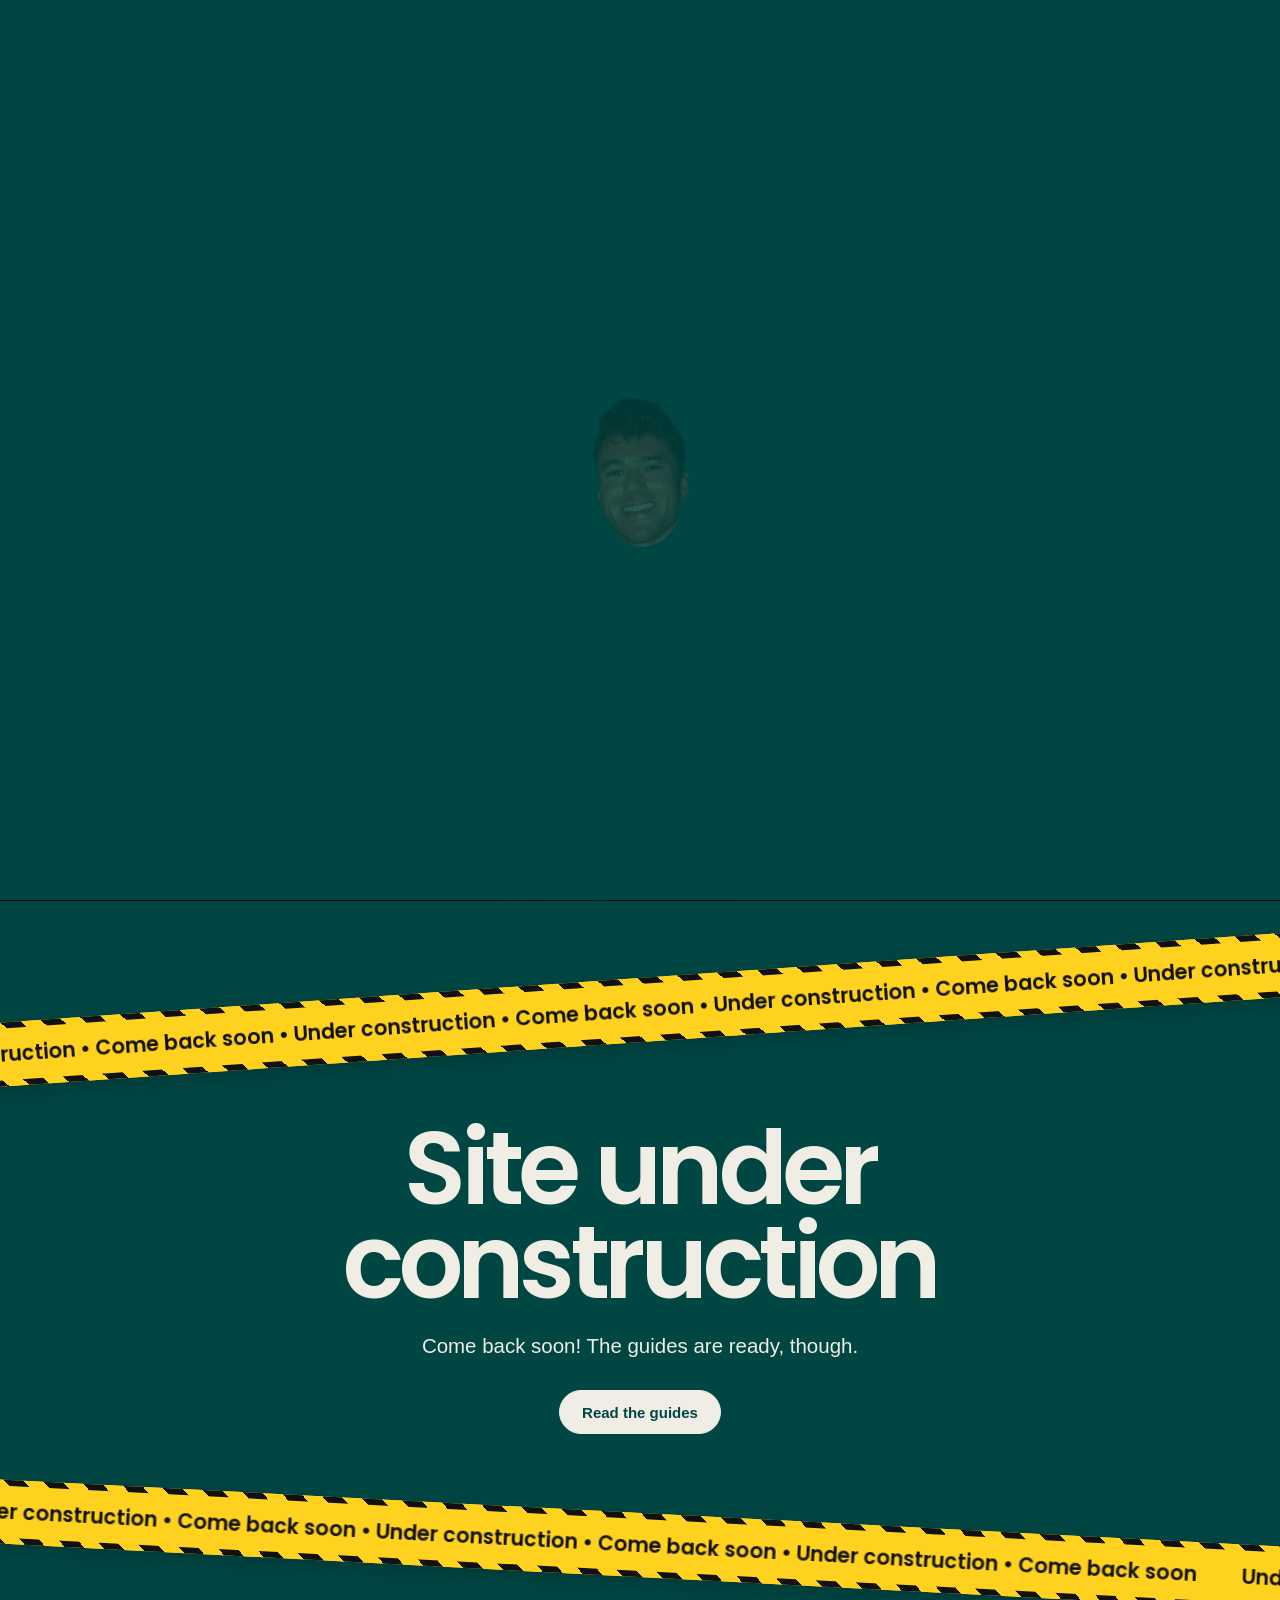
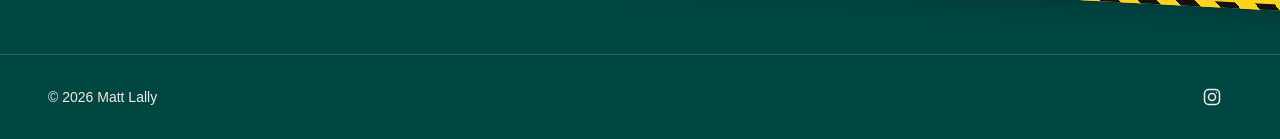
<file: index.html>
<!doctype html>
<html lang="en" class="no-js">
<head>
<meta charset="utf-8">
<meta name="viewport" content="width=device-width, initial-scale=1">
<title>Matt Lally</title>
<meta name="description" content="Matt Lally. Five years in tech, still can’t code, building apps with AI anyway.">
<link rel="icon" type="image/png" sizes="48x48" href="assets/favicon-48.png">
<link rel="icon" type="image/png" sizes="192x192" href="assets/favicon-192.png">
<link rel="apple-touch-icon" href="assets/apple-touch-icon.png">
<meta property="og:type" content="website">
<meta property="og:site_name" content="Matt Lally">
<meta property="og:title" content="Matt Lally">
<meta property="og:description" content="Matt Lally. Five years in tech, still can’t code, building apps with AI anyway.">
<meta property="og:url" content="https://lallybuilds.com/">
<meta property="og:image" content="https://lallybuilds.com/assets/og-home.jpg?v=e19363ad">
<meta property="og:image:width" content="1200">
<meta property="og:image:height" content="630">
<meta name="twitter:card" content="summary_large_image">
<link rel="preconnect" href="https://fonts.googleapis.com"><link rel="preconnect" href="https://fonts.gstatic.com" crossorigin>
<link rel="stylesheet" href="https://fonts.googleapis.com/css2?family=Poppins:wght@500;600&family=Lora:ital,wght@1,500&family=Permanent+Marker&display=swap">
<link rel="stylesheet" href="assets/base.css">
<link rel="stylesheet" href="assets/theme.css">
<link rel="stylesheet" href="assets/intro.css">
<script>document.documentElement.classList.replace('no-js','js')</script><script>(function(){var d=document.documentElement,e=performance.getEntriesByType&&performance.getEntriesByType('navigation')[0],n=e&&e.type,b=location.href.replace(/[^/]*([?#].*)?$/,'');if(matchMedia('(prefers-reduced-motion: reduce)').matches||n==='back_forward'||(n!=='reload'&&document.referrer.indexOf(b)===0))return;d.classList.add('intro','intro-lock');window.__introFailsafe=setTimeout(function(){d.classList.remove('intro','intro-lock')},6000)})()</script>
</head>
<body>
<div class="curtain" aria-hidden="true"><div class="curtain__bg curtain__bg--right"></div><div class="curtain__bg curtain__bg--left"></div><div class="curtain__stage"><div class="curtain__logo"><img class="curtain__head" src="[data-uri]" alt="" width="341" height="520"><div class="curtain__mask"><div class="curtain__name">Matt Lally</div></div></div></div></div>
<svg width="0" height="0" style="position:absolute" aria-hidden="true" focusable="false"><defs><filter id="boil1" x="-5%" y="-20%" width="110%" height="140%"><feTurbulence type="fractalNoise" baseFrequency="0.035" numOctaves="2" seed="7"/><feDisplacementMap in="SourceGraphic" scale="2.6" xChannelSelector="R" yChannelSelector="G"/></filter><filter id="boil2" x="-5%" y="-20%" width="110%" height="140%"><feTurbulence type="fractalNoise" baseFrequency="0.035" numOctaves="2" seed="14"/><feDisplacementMap in="SourceGraphic" scale="2.6" xChannelSelector="R" yChannelSelector="G"/></filter><filter id="boil3" x="-5%" y="-20%" width="110%" height="140%"><feTurbulence type="fractalNoise" baseFrequency="0.035" numOctaves="2" seed="21"/><feDisplacementMap in="SourceGraphic" scale="2.6" xChannelSelector="R" yChannelSelector="G"/></filter><filter id="oboil1" x="-5%" y="-25%" width="110%" height="150%"><feMorphology in="SourceAlpha" operator="dilate" radius="2.5" result="d"/><feFlood flood-color="#F0EDE5"/><feComposite in2="d" operator="in" result="o"/><feMerge result="m"><feMergeNode in="o"/><feMergeNode in="SourceGraphic"/></feMerge><feTurbulence type="fractalNoise" baseFrequency="0.02" numOctaves="2" seed="5" result="n"/><feDisplacementMap in="m" in2="n" scale="4" xChannelSelector="R" yChannelSelector="G"/></filter><filter id="oboilm1" x="-5%" y="-25%" width="110%" height="150%"><feMorphology in="SourceAlpha" operator="dilate" radius="1.1" result="d"/><feFlood flood-color="#F0EDE5"/><feComposite in2="d" operator="in" result="o"/><feMerge result="m"><feMergeNode in="o"/><feMergeNode in="SourceGraphic"/></feMerge><feTurbulence type="fractalNoise" baseFrequency="0.02" numOctaves="2" seed="5" result="n"/><feDisplacementMap in="m" in2="n" scale="1.8" xChannelSelector="R" yChannelSelector="G"/></filter><filter id="oboil2" x="-5%" y="-25%" width="110%" height="150%"><feMorphology in="SourceAlpha" operator="dilate" radius="2.5" result="d"/><feFlood flood-color="#F0EDE5"/><feComposite in2="d" operator="in" result="o"/><feMerge result="m"><feMergeNode in="o"/><feMergeNode in="SourceGraphic"/></feMerge><feTurbulence type="fractalNoise" baseFrequency="0.02" numOctaves="2" seed="10" result="n"/><feDisplacementMap in="m" in2="n" scale="4" xChannelSelector="R" yChannelSelector="G"/></filter><filter id="oboilm2" x="-5%" y="-25%" width="110%" height="150%"><feMorphology in="SourceAlpha" operator="dilate" radius="1.1" result="d"/><feFlood flood-color="#F0EDE5"/><feComposite in2="d" operator="in" result="o"/><feMerge result="m"><feMergeNode in="o"/><feMergeNode in="SourceGraphic"/></feMerge><feTurbulence type="fractalNoise" baseFrequency="0.02" numOctaves="2" seed="10" result="n"/><feDisplacementMap in="m" in2="n" scale="1.8" xChannelSelector="R" yChannelSelector="G"/></filter><filter id="oboil3" x="-5%" y="-25%" width="110%" height="150%"><feMorphology in="SourceAlpha" operator="dilate" radius="2.5" result="d"/><feFlood flood-color="#F0EDE5"/><feComposite in2="d" operator="in" result="o"/><feMerge result="m"><feMergeNode in="o"/><feMergeNode in="SourceGraphic"/></feMerge><feTurbulence type="fractalNoise" baseFrequency="0.02" numOctaves="2" seed="15" result="n"/><feDisplacementMap in="m" in2="n" scale="4" xChannelSelector="R" yChannelSelector="G"/></filter><filter id="oboilm3" x="-5%" y="-25%" width="110%" height="150%"><feMorphology in="SourceAlpha" operator="dilate" radius="1.1" result="d"/><feFlood flood-color="#F0EDE5"/><feComposite in2="d" operator="in" result="o"/><feMerge result="m"><feMergeNode in="o"/><feMergeNode in="SourceGraphic"/></feMerge><feTurbulence type="fractalNoise" baseFrequency="0.02" numOctaves="2" seed="15" result="n"/><feDisplacementMap in="m" in2="n" scale="1.8" xChannelSelector="R" yChannelSelector="G"/></filter></defs></svg>
<header class="nav">
  <div class="nav__inner">
    <a class="logo" href="index.html"><img src="assets/logo-shaka.png" alt="" width="76" height="56"><span class="logo__text"><span class="logo__name">Matt Lally</span><span class="logo__tag">building apps with AI</span></span></a>
    <nav aria-label="Main" id="main-menu">
      <ul class="links">
        <li class="is-soon"><span class="soon" aria-disabled="true">About me<span class="sr-only"> (coming soon)</span></span></li>
        <li class="is-soon"><span class="soon" aria-disabled="true">My work<span class="sr-only"> (coming soon)</span></span></li>
        <li><a href="guides/index.html">Guides</a></li>
        <li class="only-mobile"><a class="btn" href="contact/index.html">Let’s chat!</a></li>
      </ul>
    </nav>
    <div class="right">
      <a class="icon" href="https://www.instagram.com/lallybuilds/" target="_blank" rel="noopener" aria-label="Instagram"><svg viewBox="0 0 24 24" fill="none" stroke="currentColor" stroke-width="1.8" aria-hidden="true"><rect x="3" y="3" width="18" height="18" rx="5"/><circle cx="12" cy="12" r="4.2"/><circle cx="17.4" cy="6.6" r="1" fill="currentColor" stroke="none"/></svg></a>
      <a class="btn" href="contact/index.html">Let’s chat!</a>
      <button class="icon menu-btn" type="button" aria-expanded="false" aria-controls="main-menu" aria-label="Menu"><svg viewBox="0 0 24 24" fill="none" stroke="currentColor" stroke-width="1.8" stroke-linecap="round" aria-hidden="true"><path class="m1" d="M4 7h16"/><path class="m2" d="M4 12h16"/><path class="m3" d="M4 17h16"/></svg></button>
    </div>
  </div>
</header>
<main>
  <section class="hero" aria-label="Intro">
    <img class="hero__photo" src="assets/hero.jpg" alt="" fetchpriority="high">
    <h1 class="hero__title">Hey, <span class="im">I’m</span> <span class="mt">Matt</span></h1>

    <div class="note note--1"><p>5 years in tech</p><svg viewBox="0 0 110 70" aria-hidden="true"><path pathLength="1" d="M4 6 C 34 2, 52 26, 44 42 S 66 66, 102 54"/><path pathLength="1" d="M90 46 L103 54 L91 64"/></svg></div>
    <div class="note note--2"><p>Still can’t code</p><svg viewBox="0 0 100 70" aria-hidden="true"><path pathLength="1" d="M96 6 C 68 2, 54 22, 60 38 S 38 64, 8 56"/><path pathLength="1" d="M21 48 L8 56 L20 66"/></svg></div>
    <div class="note note--3"><p>Building apps<br>with AI anyway</p><svg viewBox="0 0 120 60" aria-hidden="true"><path pathLength="1" d="M6 3 C 8 30, 36 46, 66 38 S 102 22, 114 22"/><path pathLength="1" d="M102 12 L115 22 L103 32"/></svg></div>
  </section>

  <section class="build" aria-labelledby="build-h">
    <div class="tape tape--a" aria-hidden="true"><div class="tape__run"><span>Under construction &bull; Come back soon &bull; Under construction &bull; Come back soon &bull; Under construction &bull; Come back soon &bull; Under construction &bull; Come back soon &bull; Under construction &bull; Come back soon &bull; Under construction &bull; Come back soon &bull; Under construction &bull; Come back soon &bull; Under construction &bull; Come back soon</span><span>Under construction &bull; Come back soon &bull; Under construction &bull; Come back soon &bull; Under construction &bull; Come back soon &bull; Under construction &bull; Come back soon &bull; Under construction &bull; Come back soon &bull; Under construction &bull; Come back soon &bull; Under construction &bull; Come back soon &bull; Under construction &bull; Come back soon</span></div></div>
    <div class="tape tape--b" aria-hidden="true"><div class="tape__run"><span>Under construction &bull; Come back soon &bull; Under construction &bull; Come back soon &bull; Under construction &bull; Come back soon &bull; Under construction &bull; Come back soon &bull; Under construction &bull; Come back soon &bull; Under construction &bull; Come back soon &bull; Under construction &bull; Come back soon &bull; Under construction &bull; Come back soon</span><span>Under construction &bull; Come back soon &bull; Under construction &bull; Come back soon &bull; Under construction &bull; Come back soon &bull; Under construction &bull; Come back soon &bull; Under construction &bull; Come back soon &bull; Under construction &bull; Come back soon &bull; Under construction &bull; Come back soon &bull; Under construction &bull; Come back soon</span></div></div>
    <div class="build__text reveal">
      <h2 id="build-h">Site under construction</h2>
      <p>Come back soon! The guides are ready, though.</p>
      <a class="btn" href="guides/index.html">Read the guides</a>
    </div>
  </section>
</main>
<footer class="foot">
  <div class="foot__inner">
    <span>&copy; 2026 Matt Lally</span>
    <nav aria-label="Social"><a class="icon" href="https://www.instagram.com/lallybuilds/" target="_blank" rel="noopener" aria-label="Instagram"><svg viewBox="0 0 24 24" fill="none" stroke="currentColor" stroke-width="1.8" aria-hidden="true"><rect x="3" y="3" width="18" height="18" rx="5"/><circle cx="12" cy="12" r="4.2"/><circle cx="17.4" cy="6.6" r="1" fill="currentColor" stroke="none"/></svg></a></nav>
  </div>
</footer>
<script src="assets/main.js" defer></script>
<script src="assets/gsap.min.js" defer></script>
<script src="assets/intro.js" defer></script>
</body>
</html>
</file>
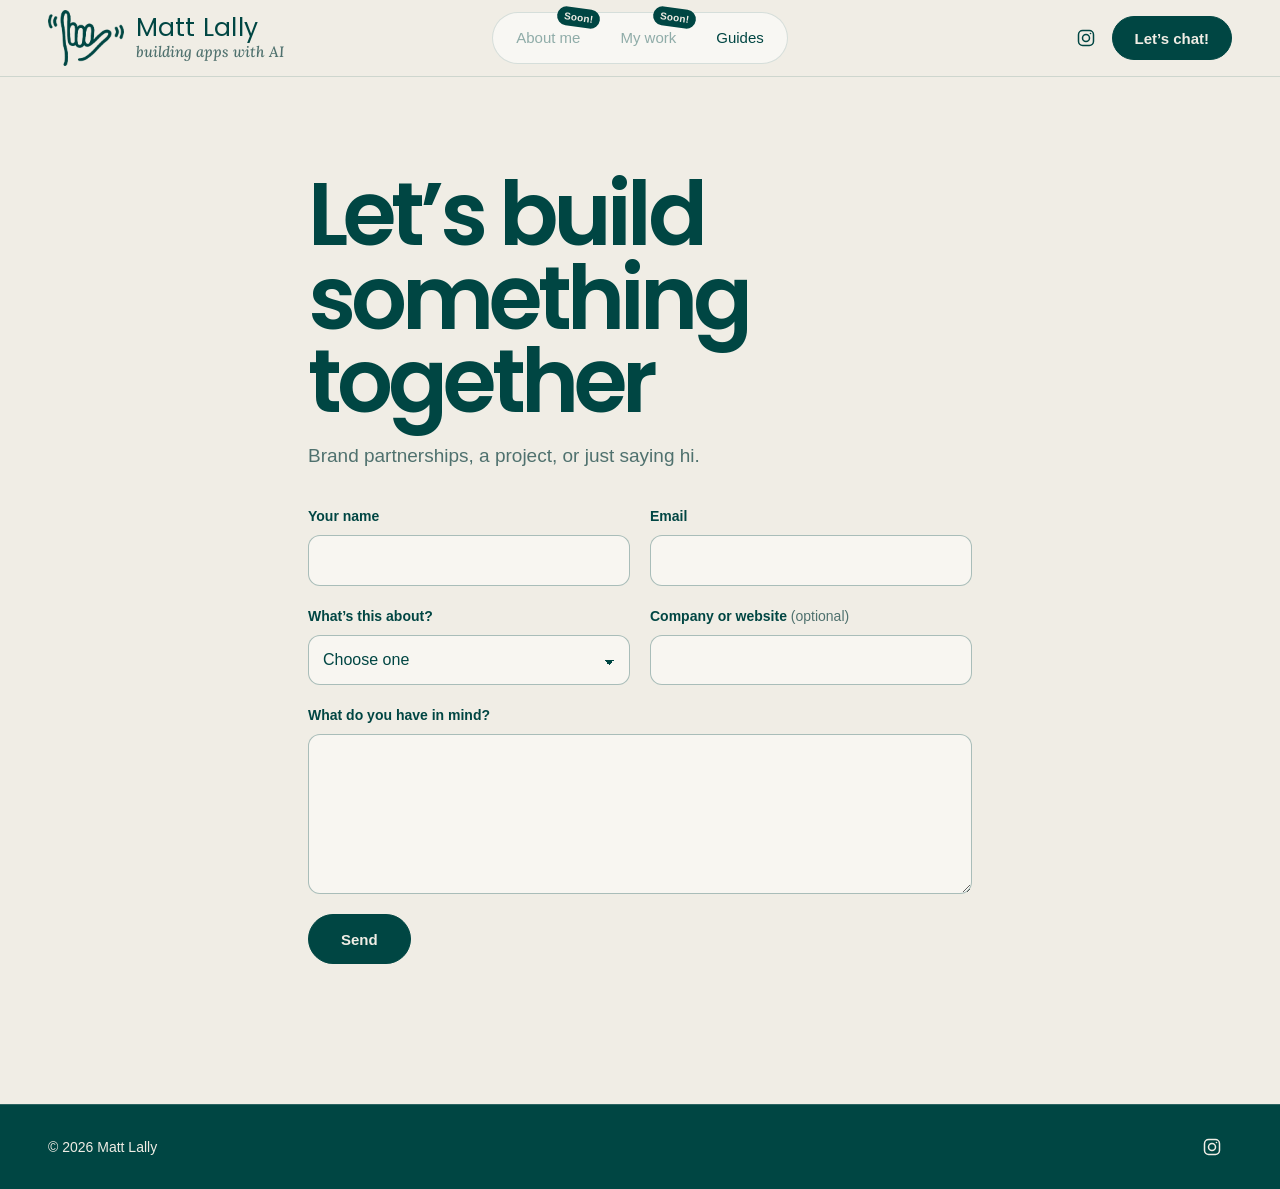
<file: contact/index.html>
<!doctype html>
<html lang="en" class="no-js">
<head>
<meta charset="utf-8">
<meta name="viewport" content="width=device-width, initial-scale=1">
<title>Let’s chat | Matt Lally</title>
<meta name="description" content="Brand partnerships, a project, or just saying hi.">
<link rel="icon" type="image/png" sizes="48x48" href="../assets/favicon-48.png">
<link rel="icon" type="image/png" sizes="192x192" href="../assets/favicon-192.png">
<link rel="apple-touch-icon" href="../assets/apple-touch-icon.png">
<meta property="og:type" content="website">
<meta property="og:site_name" content="Matt Lally">
<meta property="og:title" content="Let’s chat | Matt Lally">
<meta property="og:description" content="Brand partnerships, a project, or just saying hi.">
<meta property="og:url" content="https://lallybuilds.com/contact/">
<meta property="og:image" content="https://lallybuilds.com/assets/og-home.jpg?v=e19363ad">
<meta property="og:image:width" content="1200">
<meta property="og:image:height" content="630">
<meta name="twitter:card" content="summary_large_image">
<link rel="preconnect" href="https://fonts.googleapis.com"><link rel="preconnect" href="https://fonts.gstatic.com" crossorigin>
<link rel="stylesheet" href="https://fonts.googleapis.com/css2?family=Poppins:wght@500;600&family=Lora:ital,wght@1,500&family=Permanent+Marker&display=swap">
<link rel="stylesheet" href="../assets/base.css">
<link rel="stylesheet" href="../assets/theme.css">
<script>document.documentElement.classList.replace('no-js','js')</script>
</head>
<body>
<svg width="0" height="0" style="position:absolute" aria-hidden="true" focusable="false"><defs><filter id="boil1" x="-5%" y="-20%" width="110%" height="140%"><feTurbulence type="fractalNoise" baseFrequency="0.035" numOctaves="2" seed="7"/><feDisplacementMap in="SourceGraphic" scale="2.6" xChannelSelector="R" yChannelSelector="G"/></filter><filter id="boil2" x="-5%" y="-20%" width="110%" height="140%"><feTurbulence type="fractalNoise" baseFrequency="0.035" numOctaves="2" seed="14"/><feDisplacementMap in="SourceGraphic" scale="2.6" xChannelSelector="R" yChannelSelector="G"/></filter><filter id="boil3" x="-5%" y="-20%" width="110%" height="140%"><feTurbulence type="fractalNoise" baseFrequency="0.035" numOctaves="2" seed="21"/><feDisplacementMap in="SourceGraphic" scale="2.6" xChannelSelector="R" yChannelSelector="G"/></filter><filter id="oboil1" x="-5%" y="-25%" width="110%" height="150%"><feMorphology in="SourceAlpha" operator="dilate" radius="2.5" result="d"/><feFlood flood-color="#F0EDE5"/><feComposite in2="d" operator="in" result="o"/><feMerge result="m"><feMergeNode in="o"/><feMergeNode in="SourceGraphic"/></feMerge><feTurbulence type="fractalNoise" baseFrequency="0.02" numOctaves="2" seed="5" result="n"/><feDisplacementMap in="m" in2="n" scale="4" xChannelSelector="R" yChannelSelector="G"/></filter><filter id="oboilm1" x="-5%" y="-25%" width="110%" height="150%"><feMorphology in="SourceAlpha" operator="dilate" radius="1.1" result="d"/><feFlood flood-color="#F0EDE5"/><feComposite in2="d" operator="in" result="o"/><feMerge result="m"><feMergeNode in="o"/><feMergeNode in="SourceGraphic"/></feMerge><feTurbulence type="fractalNoise" baseFrequency="0.02" numOctaves="2" seed="5" result="n"/><feDisplacementMap in="m" in2="n" scale="1.8" xChannelSelector="R" yChannelSelector="G"/></filter><filter id="oboil2" x="-5%" y="-25%" width="110%" height="150%"><feMorphology in="SourceAlpha" operator="dilate" radius="2.5" result="d"/><feFlood flood-color="#F0EDE5"/><feComposite in2="d" operator="in" result="o"/><feMerge result="m"><feMergeNode in="o"/><feMergeNode in="SourceGraphic"/></feMerge><feTurbulence type="fractalNoise" baseFrequency="0.02" numOctaves="2" seed="10" result="n"/><feDisplacementMap in="m" in2="n" scale="4" xChannelSelector="R" yChannelSelector="G"/></filter><filter id="oboilm2" x="-5%" y="-25%" width="110%" height="150%"><feMorphology in="SourceAlpha" operator="dilate" radius="1.1" result="d"/><feFlood flood-color="#F0EDE5"/><feComposite in2="d" operator="in" result="o"/><feMerge result="m"><feMergeNode in="o"/><feMergeNode in="SourceGraphic"/></feMerge><feTurbulence type="fractalNoise" baseFrequency="0.02" numOctaves="2" seed="10" result="n"/><feDisplacementMap in="m" in2="n" scale="1.8" xChannelSelector="R" yChannelSelector="G"/></filter><filter id="oboil3" x="-5%" y="-25%" width="110%" height="150%"><feMorphology in="SourceAlpha" operator="dilate" radius="2.5" result="d"/><feFlood flood-color="#F0EDE5"/><feComposite in2="d" operator="in" result="o"/><feMerge result="m"><feMergeNode in="o"/><feMergeNode in="SourceGraphic"/></feMerge><feTurbulence type="fractalNoise" baseFrequency="0.02" numOctaves="2" seed="15" result="n"/><feDisplacementMap in="m" in2="n" scale="4" xChannelSelector="R" yChannelSelector="G"/></filter><filter id="oboilm3" x="-5%" y="-25%" width="110%" height="150%"><feMorphology in="SourceAlpha" operator="dilate" radius="1.1" result="d"/><feFlood flood-color="#F0EDE5"/><feComposite in2="d" operator="in" result="o"/><feMerge result="m"><feMergeNode in="o"/><feMergeNode in="SourceGraphic"/></feMerge><feTurbulence type="fractalNoise" baseFrequency="0.02" numOctaves="2" seed="15" result="n"/><feDisplacementMap in="m" in2="n" scale="1.8" xChannelSelector="R" yChannelSelector="G"/></filter></defs></svg>
<header class="nav">
  <div class="nav__inner">
    <a class="logo" href="../index.html"><img src="../assets/logo-shaka.png" alt="" width="76" height="56"><span class="logo__text"><span class="logo__name">Matt Lally</span><span class="logo__tag">building apps with AI</span></span></a>
    <nav aria-label="Main" id="main-menu">
      <ul class="links">
        <li class="is-soon"><span class="soon" aria-disabled="true">About me<span class="sr-only"> (coming soon)</span></span></li>
        <li class="is-soon"><span class="soon" aria-disabled="true">My work<span class="sr-only"> (coming soon)</span></span></li>
        <li><a href="../guides/index.html">Guides</a></li>
        <li class="only-mobile"><a class="btn" href="../contact/index.html">Let’s chat!</a></li>
      </ul>
    </nav>
    <div class="right">
      <a class="icon" href="https://www.instagram.com/lallybuilds/" target="_blank" rel="noopener" aria-label="Instagram"><svg viewBox="0 0 24 24" fill="none" stroke="currentColor" stroke-width="1.8" aria-hidden="true"><rect x="3" y="3" width="18" height="18" rx="5"/><circle cx="12" cy="12" r="4.2"/><circle cx="17.4" cy="6.6" r="1" fill="currentColor" stroke="none"/></svg></a>
      <a class="btn" href="../contact/index.html">Let’s chat!</a>
      <button class="icon menu-btn" type="button" aria-expanded="false" aria-controls="main-menu" aria-label="Menu"><svg viewBox="0 0 24 24" fill="none" stroke="currentColor" stroke-width="1.8" stroke-linecap="round" aria-hidden="true"><path class="m1" d="M4 7h16"/><path class="m2" d="M4 12h16"/><path class="m3" d="M4 17h16"/></svg></button>
    </div>
  </div>
</header>
<main class="page">
  <h1>Let’s build something together</h1>
  <p class="lede">Brand partnerships, a project, or just saying hi.</p>
  <!-- Web3Forms: submissions are emailed to Matt. The access key is public by design. -->
  <form class="form" name="contact" action="https://api.web3forms.com/submit" method="POST" data-contact>
    <input type="hidden" name="access_key" value="854f95d6-2d4c-4b5d-9d70-3945bfc2408c">
    <input type="hidden" name="subject" value="New message from lallybuilds.com">
    <input type="hidden" name="from_name" value="lallybuilds.com">
    <input type="hidden" name="redirect" value="https://lallybuilds.com/contact/thanks/">
    <input type="checkbox" name="botcheck" class="hidden" style="display:none" tabindex="-1" autocomplete="off">
    <div class="row2">
      <div class="field"><label for="name">Your name</label><input id="name" name="name" autocomplete="name" required></div>
      <div class="field"><label for="email">Email</label><input id="email" name="email" type="email" autocomplete="email" required></div>
    </div>
    <div class="row2">
      <div class="field"><label for="about">What’s this about?</label>
        <select id="about" name="about" required>
          <option value="" disabled selected>Choose one</option>
          <option>Brand partnership</option>
          <option>Building something together</option>
          <option>Just saying hi</option>
        </select></div>
      <div class="field"><label for="link">Company or website <span>(optional)</span></label><input id="link" name="link" autocomplete="url"></div>
    </div>
    <div class="field"><label for="msg">What do you have in mind?</label><textarea id="msg" name="message" required></textarea></div>
    <button class="btn" type="submit">Send</button>
    <p class="status" role="status" aria-live="polite"></p>
  </form>
</main>
<footer class="foot">
  <div class="foot__inner">
    <span>&copy; 2026 Matt Lally</span>
    <nav aria-label="Social"><a class="icon" href="https://www.instagram.com/lallybuilds/" target="_blank" rel="noopener" aria-label="Instagram"><svg viewBox="0 0 24 24" fill="none" stroke="currentColor" stroke-width="1.8" aria-hidden="true"><rect x="3" y="3" width="18" height="18" rx="5"/><circle cx="12" cy="12" r="4.2"/><circle cx="17.4" cy="6.6" r="1" fill="currentColor" stroke="none"/></svg></a></nav>
  </div>
</footer>
<script src="../assets/main.js" defer></script>
</body>
</html>
</file>
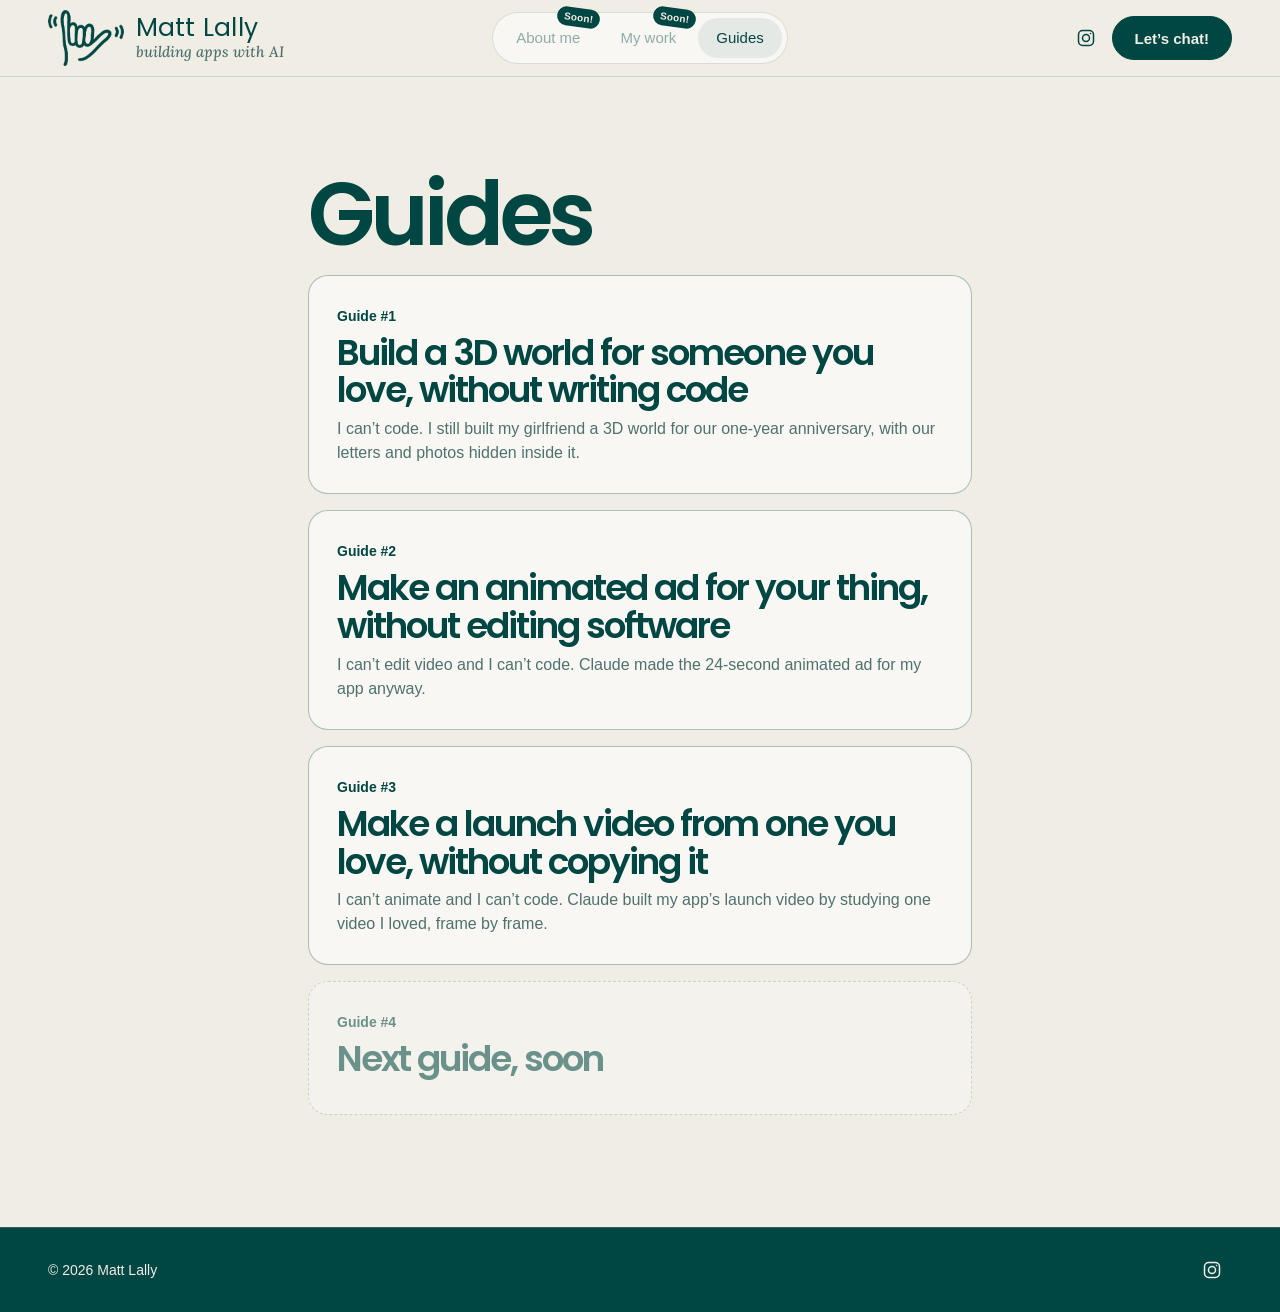
<file: guides/index.html>
<!doctype html>
<html lang="en" class="no-js">
<head>
<meta charset="utf-8">
<meta name="viewport" content="width=device-width, initial-scale=1">
<title>Guides | Matt Lally</title>
<meta name="description" content="Matt Lally. Five years in tech, still can’t code, building apps with AI anyway.">
<link rel="icon" type="image/png" sizes="48x48" href="../assets/favicon-48.png">
<link rel="icon" type="image/png" sizes="192x192" href="../assets/favicon-192.png">
<link rel="apple-touch-icon" href="../assets/apple-touch-icon.png">
<meta property="og:type" content="website">
<meta property="og:site_name" content="Matt Lally">
<meta property="og:title" content="Guides | Matt Lally">
<meta property="og:description" content="Matt Lally. Five years in tech, still can’t code, building apps with AI anyway.">
<meta property="og:url" content="https://lallybuilds.com/guides/">
<meta property="og:image" content="https://lallybuilds.com/assets/og-guide.jpg?v=0510b8a2">
<meta property="og:image:width" content="1200">
<meta property="og:image:height" content="630">
<meta name="twitter:card" content="summary_large_image">
<link rel="preconnect" href="https://fonts.googleapis.com"><link rel="preconnect" href="https://fonts.gstatic.com" crossorigin>
<link rel="stylesheet" href="https://fonts.googleapis.com/css2?family=Poppins:wght@500;600&family=Lora:ital,wght@1,500&family=Permanent+Marker&display=swap">
<link rel="stylesheet" href="../assets/base.css">
<link rel="stylesheet" href="../assets/theme.css">
<script>document.documentElement.classList.replace('no-js','js')</script>
</head>
<body>
<svg width="0" height="0" style="position:absolute" aria-hidden="true" focusable="false"><defs><filter id="boil1" x="-5%" y="-20%" width="110%" height="140%"><feTurbulence type="fractalNoise" baseFrequency="0.035" numOctaves="2" seed="7"/><feDisplacementMap in="SourceGraphic" scale="2.6" xChannelSelector="R" yChannelSelector="G"/></filter><filter id="boil2" x="-5%" y="-20%" width="110%" height="140%"><feTurbulence type="fractalNoise" baseFrequency="0.035" numOctaves="2" seed="14"/><feDisplacementMap in="SourceGraphic" scale="2.6" xChannelSelector="R" yChannelSelector="G"/></filter><filter id="boil3" x="-5%" y="-20%" width="110%" height="140%"><feTurbulence type="fractalNoise" baseFrequency="0.035" numOctaves="2" seed="21"/><feDisplacementMap in="SourceGraphic" scale="2.6" xChannelSelector="R" yChannelSelector="G"/></filter><filter id="oboil1" x="-5%" y="-25%" width="110%" height="150%"><feMorphology in="SourceAlpha" operator="dilate" radius="2.5" result="d"/><feFlood flood-color="#F0EDE5"/><feComposite in2="d" operator="in" result="o"/><feMerge result="m"><feMergeNode in="o"/><feMergeNode in="SourceGraphic"/></feMerge><feTurbulence type="fractalNoise" baseFrequency="0.02" numOctaves="2" seed="5" result="n"/><feDisplacementMap in="m" in2="n" scale="4" xChannelSelector="R" yChannelSelector="G"/></filter><filter id="oboilm1" x="-5%" y="-25%" width="110%" height="150%"><feMorphology in="SourceAlpha" operator="dilate" radius="1.1" result="d"/><feFlood flood-color="#F0EDE5"/><feComposite in2="d" operator="in" result="o"/><feMerge result="m"><feMergeNode in="o"/><feMergeNode in="SourceGraphic"/></feMerge><feTurbulence type="fractalNoise" baseFrequency="0.02" numOctaves="2" seed="5" result="n"/><feDisplacementMap in="m" in2="n" scale="1.8" xChannelSelector="R" yChannelSelector="G"/></filter><filter id="oboil2" x="-5%" y="-25%" width="110%" height="150%"><feMorphology in="SourceAlpha" operator="dilate" radius="2.5" result="d"/><feFlood flood-color="#F0EDE5"/><feComposite in2="d" operator="in" result="o"/><feMerge result="m"><feMergeNode in="o"/><feMergeNode in="SourceGraphic"/></feMerge><feTurbulence type="fractalNoise" baseFrequency="0.02" numOctaves="2" seed="10" result="n"/><feDisplacementMap in="m" in2="n" scale="4" xChannelSelector="R" yChannelSelector="G"/></filter><filter id="oboilm2" x="-5%" y="-25%" width="110%" height="150%"><feMorphology in="SourceAlpha" operator="dilate" radius="1.1" result="d"/><feFlood flood-color="#F0EDE5"/><feComposite in2="d" operator="in" result="o"/><feMerge result="m"><feMergeNode in="o"/><feMergeNode in="SourceGraphic"/></feMerge><feTurbulence type="fractalNoise" baseFrequency="0.02" numOctaves="2" seed="10" result="n"/><feDisplacementMap in="m" in2="n" scale="1.8" xChannelSelector="R" yChannelSelector="G"/></filter><filter id="oboil3" x="-5%" y="-25%" width="110%" height="150%"><feMorphology in="SourceAlpha" operator="dilate" radius="2.5" result="d"/><feFlood flood-color="#F0EDE5"/><feComposite in2="d" operator="in" result="o"/><feMerge result="m"><feMergeNode in="o"/><feMergeNode in="SourceGraphic"/></feMerge><feTurbulence type="fractalNoise" baseFrequency="0.02" numOctaves="2" seed="15" result="n"/><feDisplacementMap in="m" in2="n" scale="4" xChannelSelector="R" yChannelSelector="G"/></filter><filter id="oboilm3" x="-5%" y="-25%" width="110%" height="150%"><feMorphology in="SourceAlpha" operator="dilate" radius="1.1" result="d"/><feFlood flood-color="#F0EDE5"/><feComposite in2="d" operator="in" result="o"/><feMerge result="m"><feMergeNode in="o"/><feMergeNode in="SourceGraphic"/></feMerge><feTurbulence type="fractalNoise" baseFrequency="0.02" numOctaves="2" seed="15" result="n"/><feDisplacementMap in="m" in2="n" scale="1.8" xChannelSelector="R" yChannelSelector="G"/></filter></defs></svg>
<header class="nav">
  <div class="nav__inner">
    <a class="logo" href="../index.html"><img src="../assets/logo-shaka.png" alt="" width="76" height="56"><span class="logo__text"><span class="logo__name">Matt Lally</span><span class="logo__tag">building apps with AI</span></span></a>
    <nav aria-label="Main" id="main-menu">
      <ul class="links">
        <li class="is-soon"><span class="soon" aria-disabled="true">About me<span class="sr-only"> (coming soon)</span></span></li>
        <li class="is-soon"><span class="soon" aria-disabled="true">My work<span class="sr-only"> (coming soon)</span></span></li>
        <li><a href="../guides/index.html" aria-current="page">Guides</a></li>
        <li class="only-mobile"><a class="btn" href="../contact/index.html">Let’s chat!</a></li>
      </ul>
    </nav>
    <div class="right">
      <a class="icon" href="https://www.instagram.com/lallybuilds/" target="_blank" rel="noopener" aria-label="Instagram"><svg viewBox="0 0 24 24" fill="none" stroke="currentColor" stroke-width="1.8" aria-hidden="true"><rect x="3" y="3" width="18" height="18" rx="5"/><circle cx="12" cy="12" r="4.2"/><circle cx="17.4" cy="6.6" r="1" fill="currentColor" stroke="none"/></svg></a>
      <a class="btn" href="../contact/index.html">Let’s chat!</a>
      <button class="icon menu-btn" type="button" aria-expanded="false" aria-controls="main-menu" aria-label="Menu"><svg viewBox="0 0 24 24" fill="none" stroke="currentColor" stroke-width="1.8" stroke-linecap="round" aria-hidden="true"><path class="m1" d="M4 7h16"/><path class="m2" d="M4 12h16"/><path class="m3" d="M4 17h16"/></svg></button>
    </div>
  </div>
</header>
<main class="page">
  <h1>Guides</h1>
  <a class="guide-card" href="build-your-own-3d-world/index.html">
    <span class="kicker">Guide #1</span>
    <h2>Build a 3D world for someone you love, without writing code</h2>
    <p>I can’t code. I still built my girlfriend a 3D world for our one-year anniversary, with our letters and photos hidden inside it.</p>
  </a>
  <a class="guide-card" href="make-an-animated-ad/index.html">
    <span class="kicker">Guide #2</span>
    <h2>Make an animated ad for your thing, without editing software</h2>
    <p>I can’t edit video and I can’t code. Claude made the 24-second animated ad for my app anyway.</p>
  </a>
  <a class="guide-card" href="make-a-video-from-one-you-love/index.html">
    <span class="kicker">Guide #3</span>
    <h2>Make a launch video from one you love, without copying it</h2>
    <p>I can’t animate and I can’t code. Claude built my app’s launch video by studying one video I loved, frame by frame.</p>
  </a>
  <div class="guide-card guide-card--soon" aria-hidden="true"><span class="kicker">Guide #4</span><h2>Next guide, soon</h2></div>
</main>
<footer class="foot">
  <div class="foot__inner">
    <span>&copy; 2026 Matt Lally</span>
    <nav aria-label="Social"><a class="icon" href="https://www.instagram.com/lallybuilds/" target="_blank" rel="noopener" aria-label="Instagram"><svg viewBox="0 0 24 24" fill="none" stroke="currentColor" stroke-width="1.8" aria-hidden="true"><rect x="3" y="3" width="18" height="18" rx="5"/><circle cx="12" cy="12" r="4.2"/><circle cx="17.4" cy="6.6" r="1" fill="currentColor" stroke="none"/></svg></a></nav>
  </div>
</footer>
<script src="../assets/main.js" defer></script>
</body>
</html>
</file>
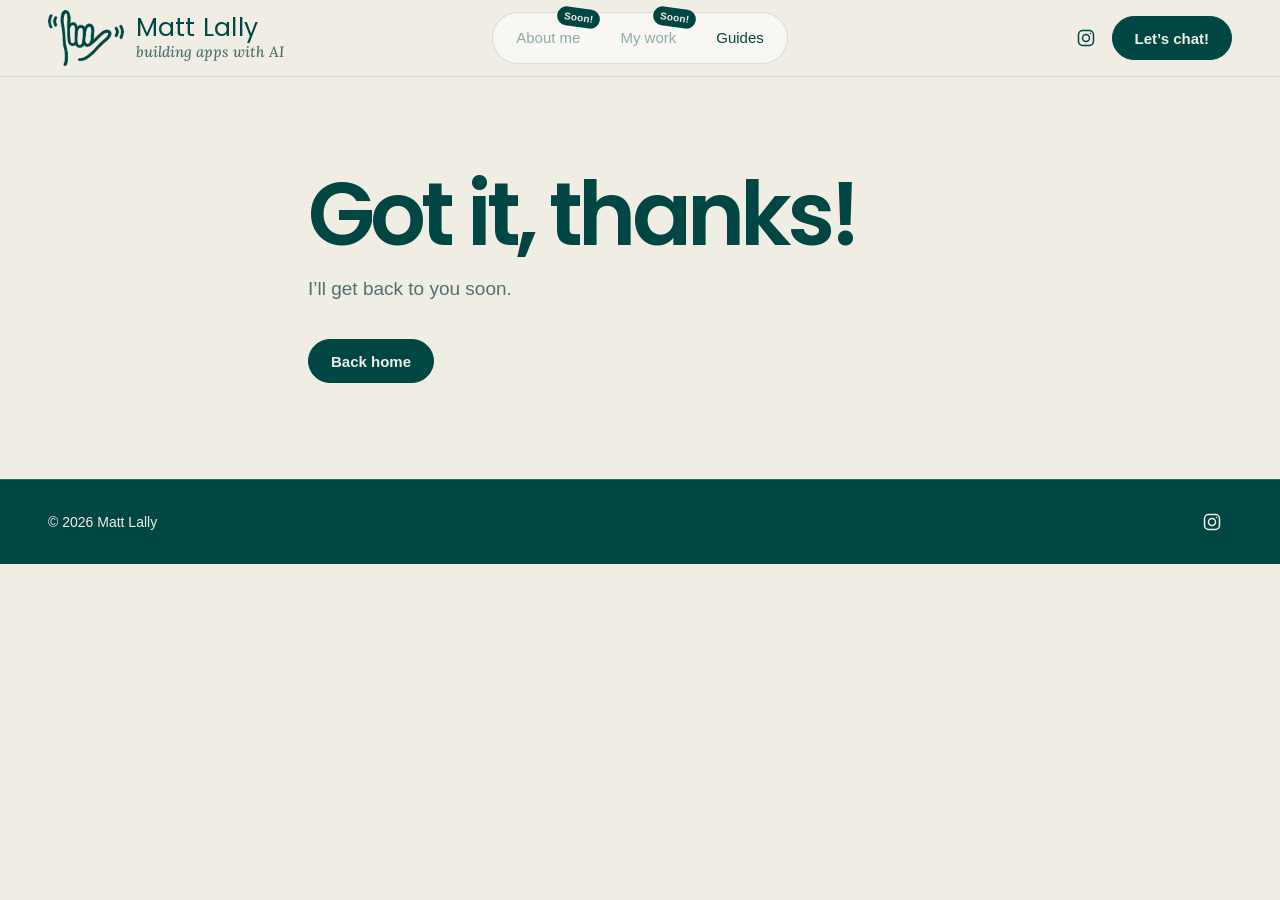
<file: contact/thanks/index.html>
<!doctype html>
<html lang="en" class="no-js">
<head>
<meta charset="utf-8">
<meta name="viewport" content="width=device-width, initial-scale=1">
<title>Thanks | Matt Lally</title>
<meta name="description" content="Matt Lally. Five years in tech, still can’t code, building apps with AI anyway.">
<link rel="icon" type="image/png" sizes="48x48" href="../../assets/favicon-48.png">
<link rel="icon" type="image/png" sizes="192x192" href="../../assets/favicon-192.png">
<link rel="apple-touch-icon" href="../../assets/apple-touch-icon.png">
<meta property="og:type" content="website">
<meta property="og:site_name" content="Matt Lally">
<meta property="og:title" content="Matt Lally">
<meta property="og:description" content="Matt Lally. Five years in tech, still can’t code, building apps with AI anyway.">
<meta property="og:url" content="https://lallybuilds.com/contact/thanks/">
<meta property="og:image" content="https://lallybuilds.com/assets/og-home.jpg?v=e19363ad">
<meta property="og:image:width" content="1200">
<meta property="og:image:height" content="630">
<meta name="twitter:card" content="summary_large_image">
<link rel="preconnect" href="https://fonts.googleapis.com"><link rel="preconnect" href="https://fonts.gstatic.com" crossorigin>
<link rel="stylesheet" href="https://fonts.googleapis.com/css2?family=Poppins:wght@500;600&family=Lora:ital,wght@1,500&family=Permanent+Marker&display=swap">
<link rel="stylesheet" href="../../assets/base.css">
<link rel="stylesheet" href="../../assets/theme.css">
<script>document.documentElement.classList.replace('no-js','js')</script>
</head>
<body>
<svg width="0" height="0" style="position:absolute" aria-hidden="true" focusable="false"><defs><filter id="boil1" x="-5%" y="-20%" width="110%" height="140%"><feTurbulence type="fractalNoise" baseFrequency="0.035" numOctaves="2" seed="7"/><feDisplacementMap in="SourceGraphic" scale="2.6" xChannelSelector="R" yChannelSelector="G"/></filter><filter id="boil2" x="-5%" y="-20%" width="110%" height="140%"><feTurbulence type="fractalNoise" baseFrequency="0.035" numOctaves="2" seed="14"/><feDisplacementMap in="SourceGraphic" scale="2.6" xChannelSelector="R" yChannelSelector="G"/></filter><filter id="boil3" x="-5%" y="-20%" width="110%" height="140%"><feTurbulence type="fractalNoise" baseFrequency="0.035" numOctaves="2" seed="21"/><feDisplacementMap in="SourceGraphic" scale="2.6" xChannelSelector="R" yChannelSelector="G"/></filter><filter id="oboil1" x="-5%" y="-25%" width="110%" height="150%"><feMorphology in="SourceAlpha" operator="dilate" radius="2.5" result="d"/><feFlood flood-color="#F0EDE5"/><feComposite in2="d" operator="in" result="o"/><feMerge result="m"><feMergeNode in="o"/><feMergeNode in="SourceGraphic"/></feMerge><feTurbulence type="fractalNoise" baseFrequency="0.02" numOctaves="2" seed="5" result="n"/><feDisplacementMap in="m" in2="n" scale="4" xChannelSelector="R" yChannelSelector="G"/></filter><filter id="oboilm1" x="-5%" y="-25%" width="110%" height="150%"><feMorphology in="SourceAlpha" operator="dilate" radius="1.1" result="d"/><feFlood flood-color="#F0EDE5"/><feComposite in2="d" operator="in" result="o"/><feMerge result="m"><feMergeNode in="o"/><feMergeNode in="SourceGraphic"/></feMerge><feTurbulence type="fractalNoise" baseFrequency="0.02" numOctaves="2" seed="5" result="n"/><feDisplacementMap in="m" in2="n" scale="1.8" xChannelSelector="R" yChannelSelector="G"/></filter><filter id="oboil2" x="-5%" y="-25%" width="110%" height="150%"><feMorphology in="SourceAlpha" operator="dilate" radius="2.5" result="d"/><feFlood flood-color="#F0EDE5"/><feComposite in2="d" operator="in" result="o"/><feMerge result="m"><feMergeNode in="o"/><feMergeNode in="SourceGraphic"/></feMerge><feTurbulence type="fractalNoise" baseFrequency="0.02" numOctaves="2" seed="10" result="n"/><feDisplacementMap in="m" in2="n" scale="4" xChannelSelector="R" yChannelSelector="G"/></filter><filter id="oboilm2" x="-5%" y="-25%" width="110%" height="150%"><feMorphology in="SourceAlpha" operator="dilate" radius="1.1" result="d"/><feFlood flood-color="#F0EDE5"/><feComposite in2="d" operator="in" result="o"/><feMerge result="m"><feMergeNode in="o"/><feMergeNode in="SourceGraphic"/></feMerge><feTurbulence type="fractalNoise" baseFrequency="0.02" numOctaves="2" seed="10" result="n"/><feDisplacementMap in="m" in2="n" scale="1.8" xChannelSelector="R" yChannelSelector="G"/></filter><filter id="oboil3" x="-5%" y="-25%" width="110%" height="150%"><feMorphology in="SourceAlpha" operator="dilate" radius="2.5" result="d"/><feFlood flood-color="#F0EDE5"/><feComposite in2="d" operator="in" result="o"/><feMerge result="m"><feMergeNode in="o"/><feMergeNode in="SourceGraphic"/></feMerge><feTurbulence type="fractalNoise" baseFrequency="0.02" numOctaves="2" seed="15" result="n"/><feDisplacementMap in="m" in2="n" scale="4" xChannelSelector="R" yChannelSelector="G"/></filter><filter id="oboilm3" x="-5%" y="-25%" width="110%" height="150%"><feMorphology in="SourceAlpha" operator="dilate" radius="1.1" result="d"/><feFlood flood-color="#F0EDE5"/><feComposite in2="d" operator="in" result="o"/><feMerge result="m"><feMergeNode in="o"/><feMergeNode in="SourceGraphic"/></feMerge><feTurbulence type="fractalNoise" baseFrequency="0.02" numOctaves="2" seed="15" result="n"/><feDisplacementMap in="m" in2="n" scale="1.8" xChannelSelector="R" yChannelSelector="G"/></filter></defs></svg>
<header class="nav">
  <div class="nav__inner">
    <a class="logo" href="../../index.html"><img src="../../assets/logo-shaka.png" alt="" width="76" height="56"><span class="logo__text"><span class="logo__name">Matt Lally</span><span class="logo__tag">building apps with AI</span></span></a>
    <nav aria-label="Main" id="main-menu">
      <ul class="links">
        <li class="is-soon"><span class="soon" aria-disabled="true">About me<span class="sr-only"> (coming soon)</span></span></li>
        <li class="is-soon"><span class="soon" aria-disabled="true">My work<span class="sr-only"> (coming soon)</span></span></li>
        <li><a href="../../guides/index.html">Guides</a></li>
        <li class="only-mobile"><a class="btn" href="../../contact/index.html">Let’s chat!</a></li>
      </ul>
    </nav>
    <div class="right">
      <a class="icon" href="https://www.instagram.com/lallybuilds/" target="_blank" rel="noopener" aria-label="Instagram"><svg viewBox="0 0 24 24" fill="none" stroke="currentColor" stroke-width="1.8" aria-hidden="true"><rect x="3" y="3" width="18" height="18" rx="5"/><circle cx="12" cy="12" r="4.2"/><circle cx="17.4" cy="6.6" r="1" fill="currentColor" stroke="none"/></svg></a>
      <a class="btn" href="../../contact/index.html">Let’s chat!</a>
      <button class="icon menu-btn" type="button" aria-expanded="false" aria-controls="main-menu" aria-label="Menu"><svg viewBox="0 0 24 24" fill="none" stroke="currentColor" stroke-width="1.8" stroke-linecap="round" aria-hidden="true"><path class="m1" d="M4 7h16"/><path class="m2" d="M4 12h16"/><path class="m3" d="M4 17h16"/></svg></button>
    </div>
  </div>
</header>
<main class="page">
  <h1>Got it, thanks!</h1>
  <p class="lede">I’ll get back to you soon.</p>
  <a class="btn" href="../../index.html">Back home</a>
</main>
<footer class="foot">
  <div class="foot__inner">
    <span>&copy; 2026 Matt Lally</span>
    <nav aria-label="Social"><a class="icon" href="https://www.instagram.com/lallybuilds/" target="_blank" rel="noopener" aria-label="Instagram"><svg viewBox="0 0 24 24" fill="none" stroke="currentColor" stroke-width="1.8" aria-hidden="true"><rect x="3" y="3" width="18" height="18" rx="5"/><circle cx="12" cy="12" r="4.2"/><circle cx="17.4" cy="6.6" r="1" fill="currentColor" stroke="none"/></svg></a></nav>
  </div>
</footer>
<script src="../../assets/main.js" defer></script>
</body>
</html>
</file>
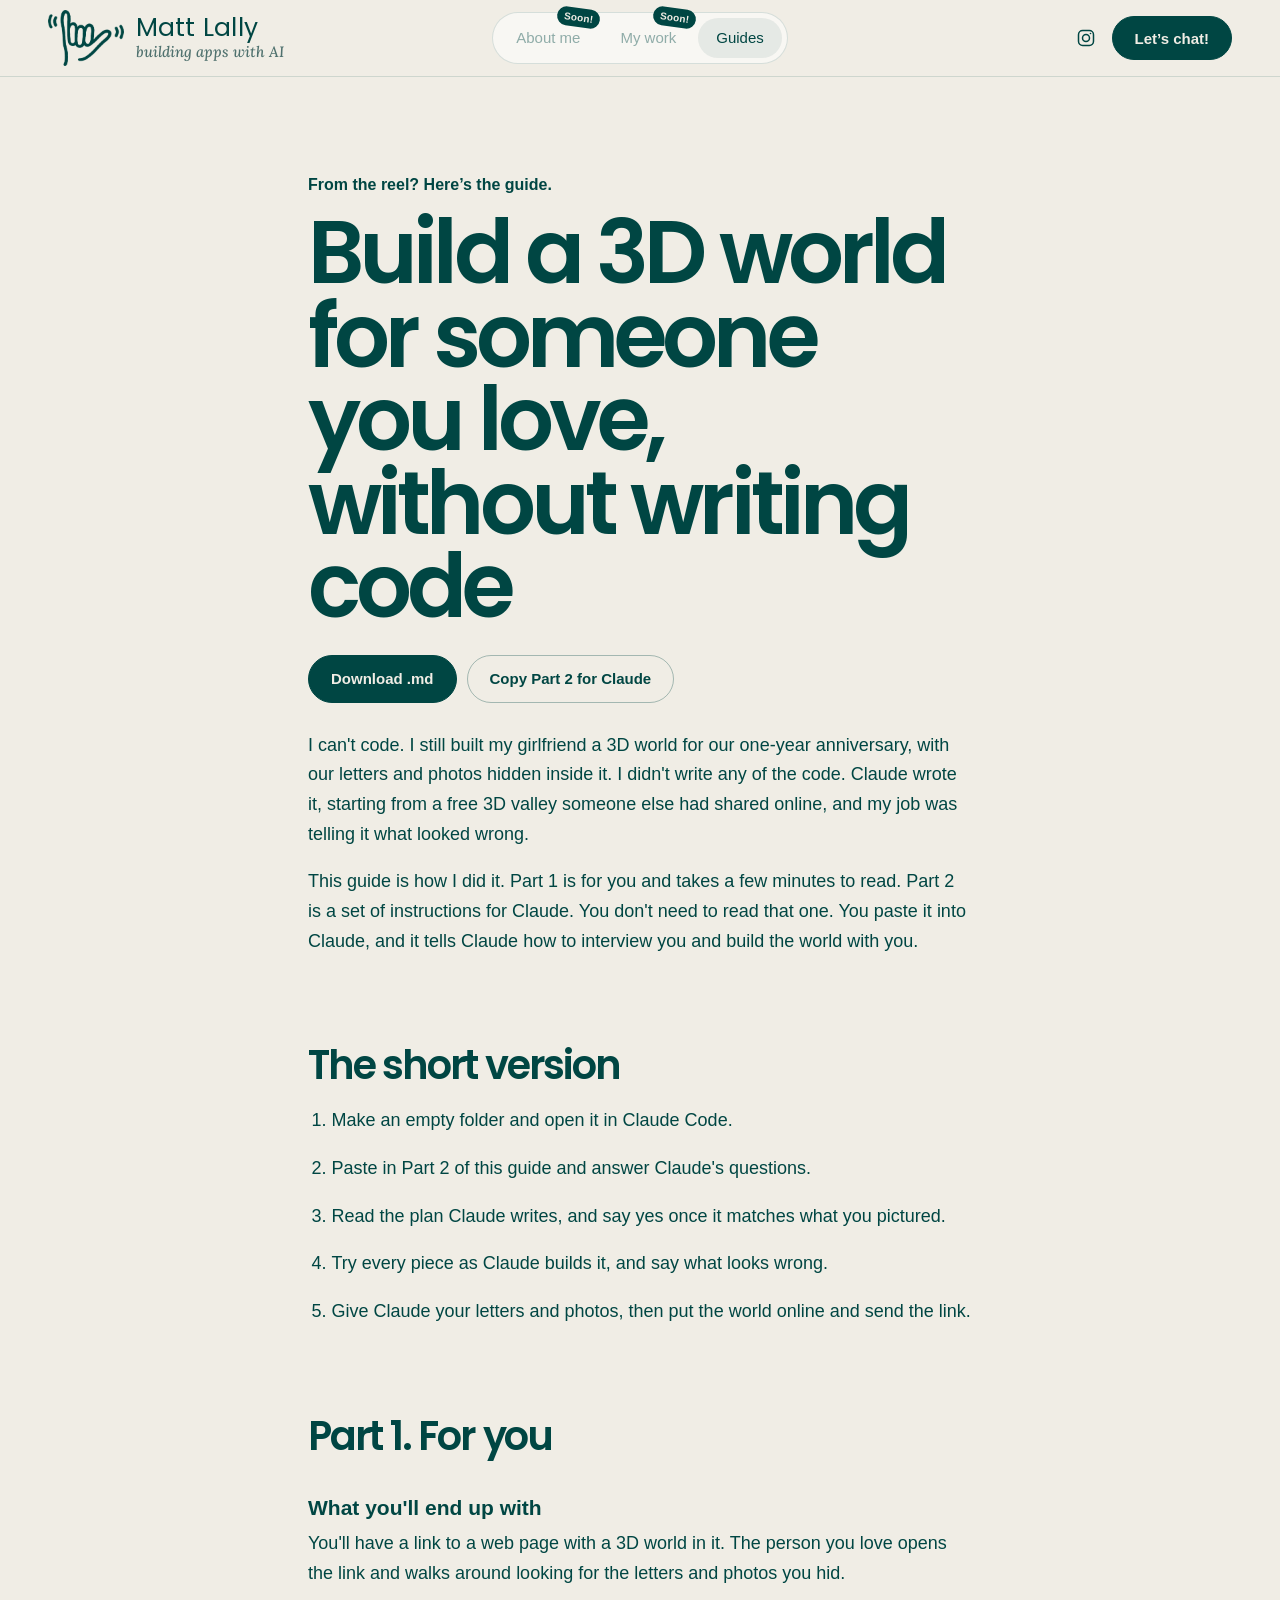
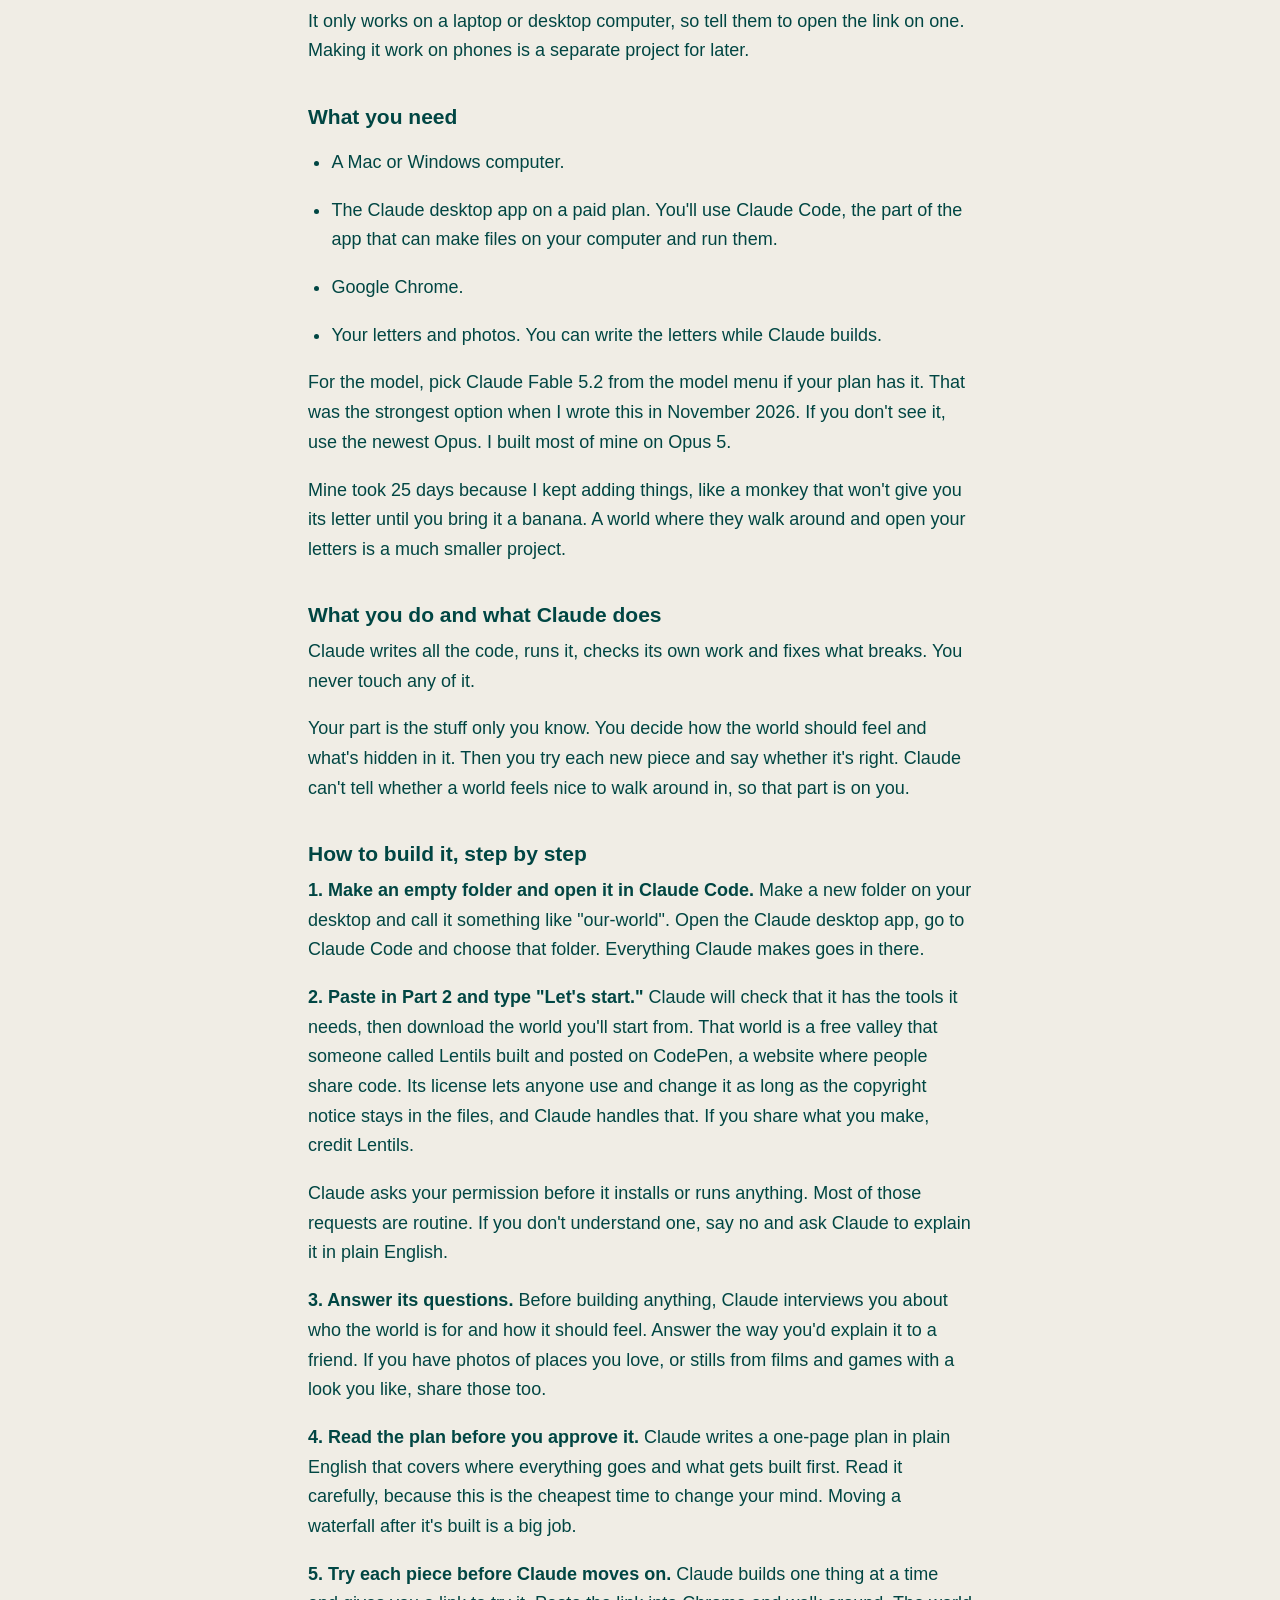
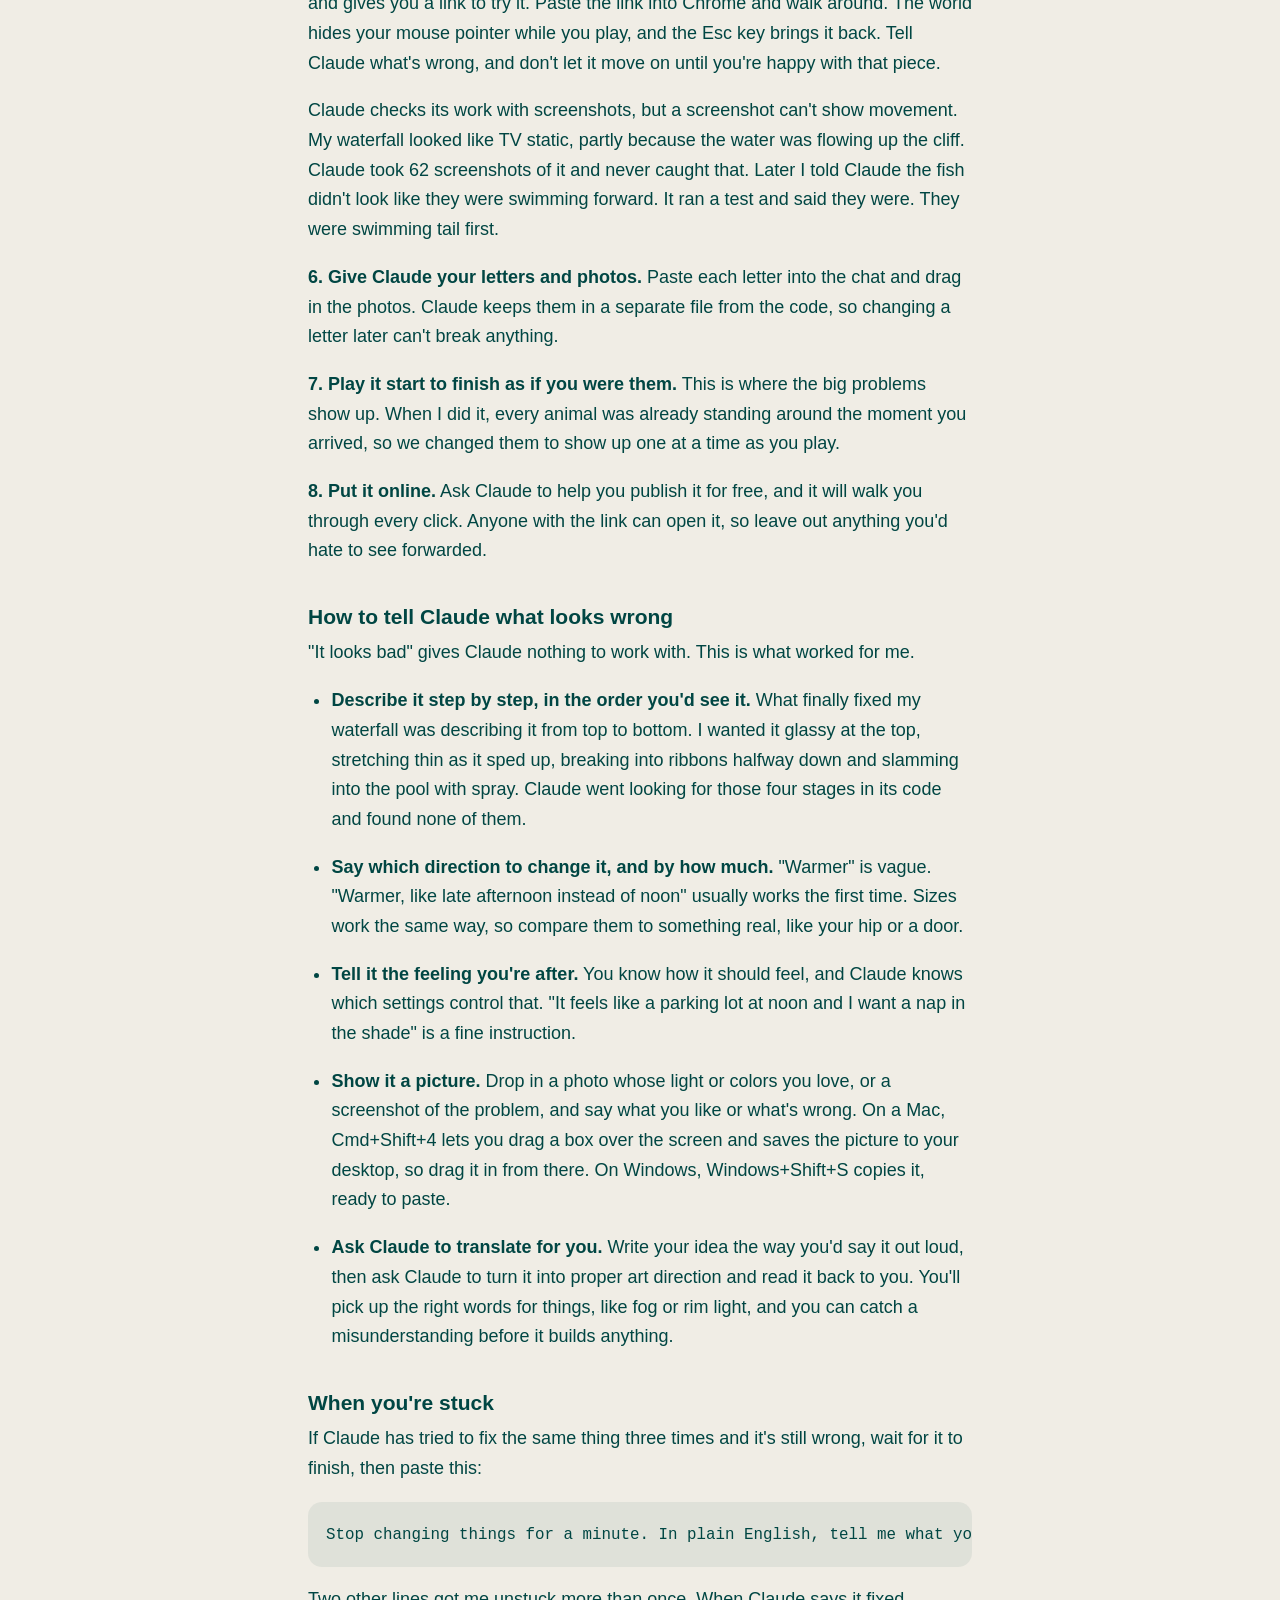
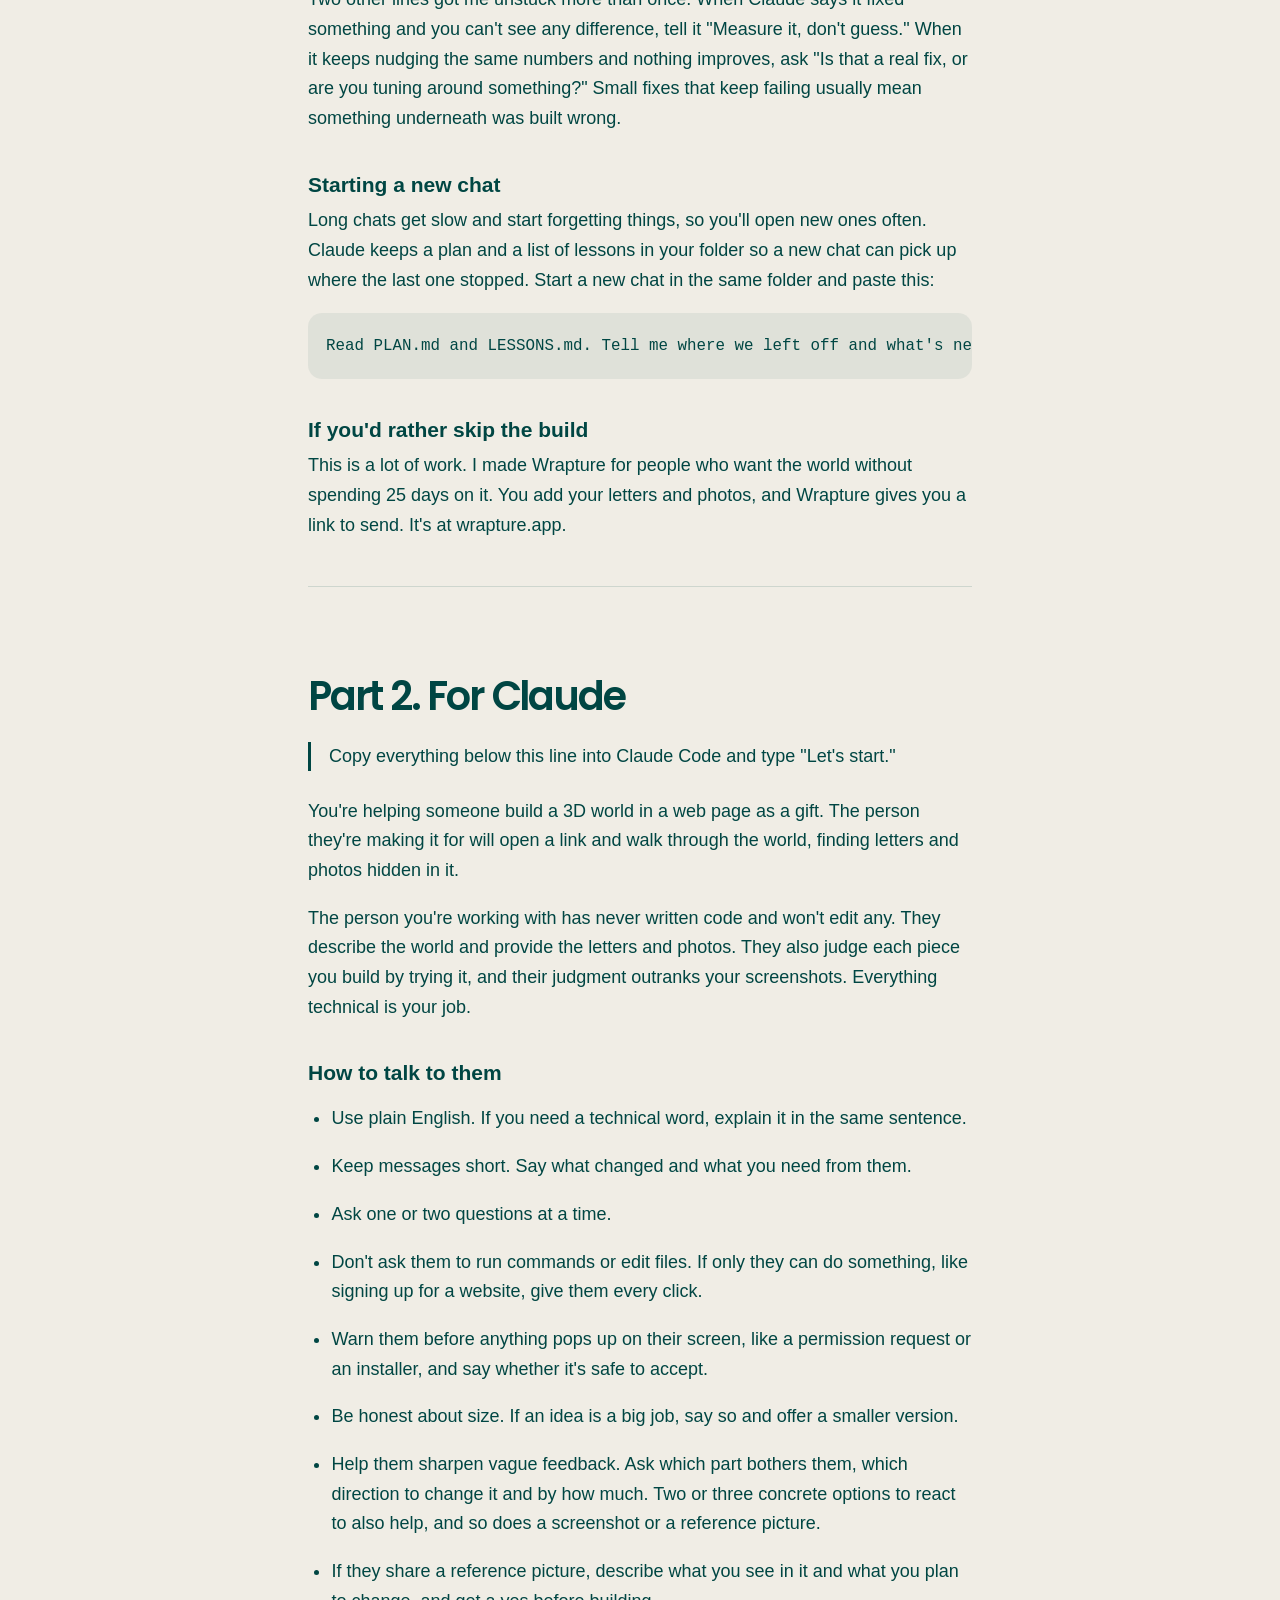
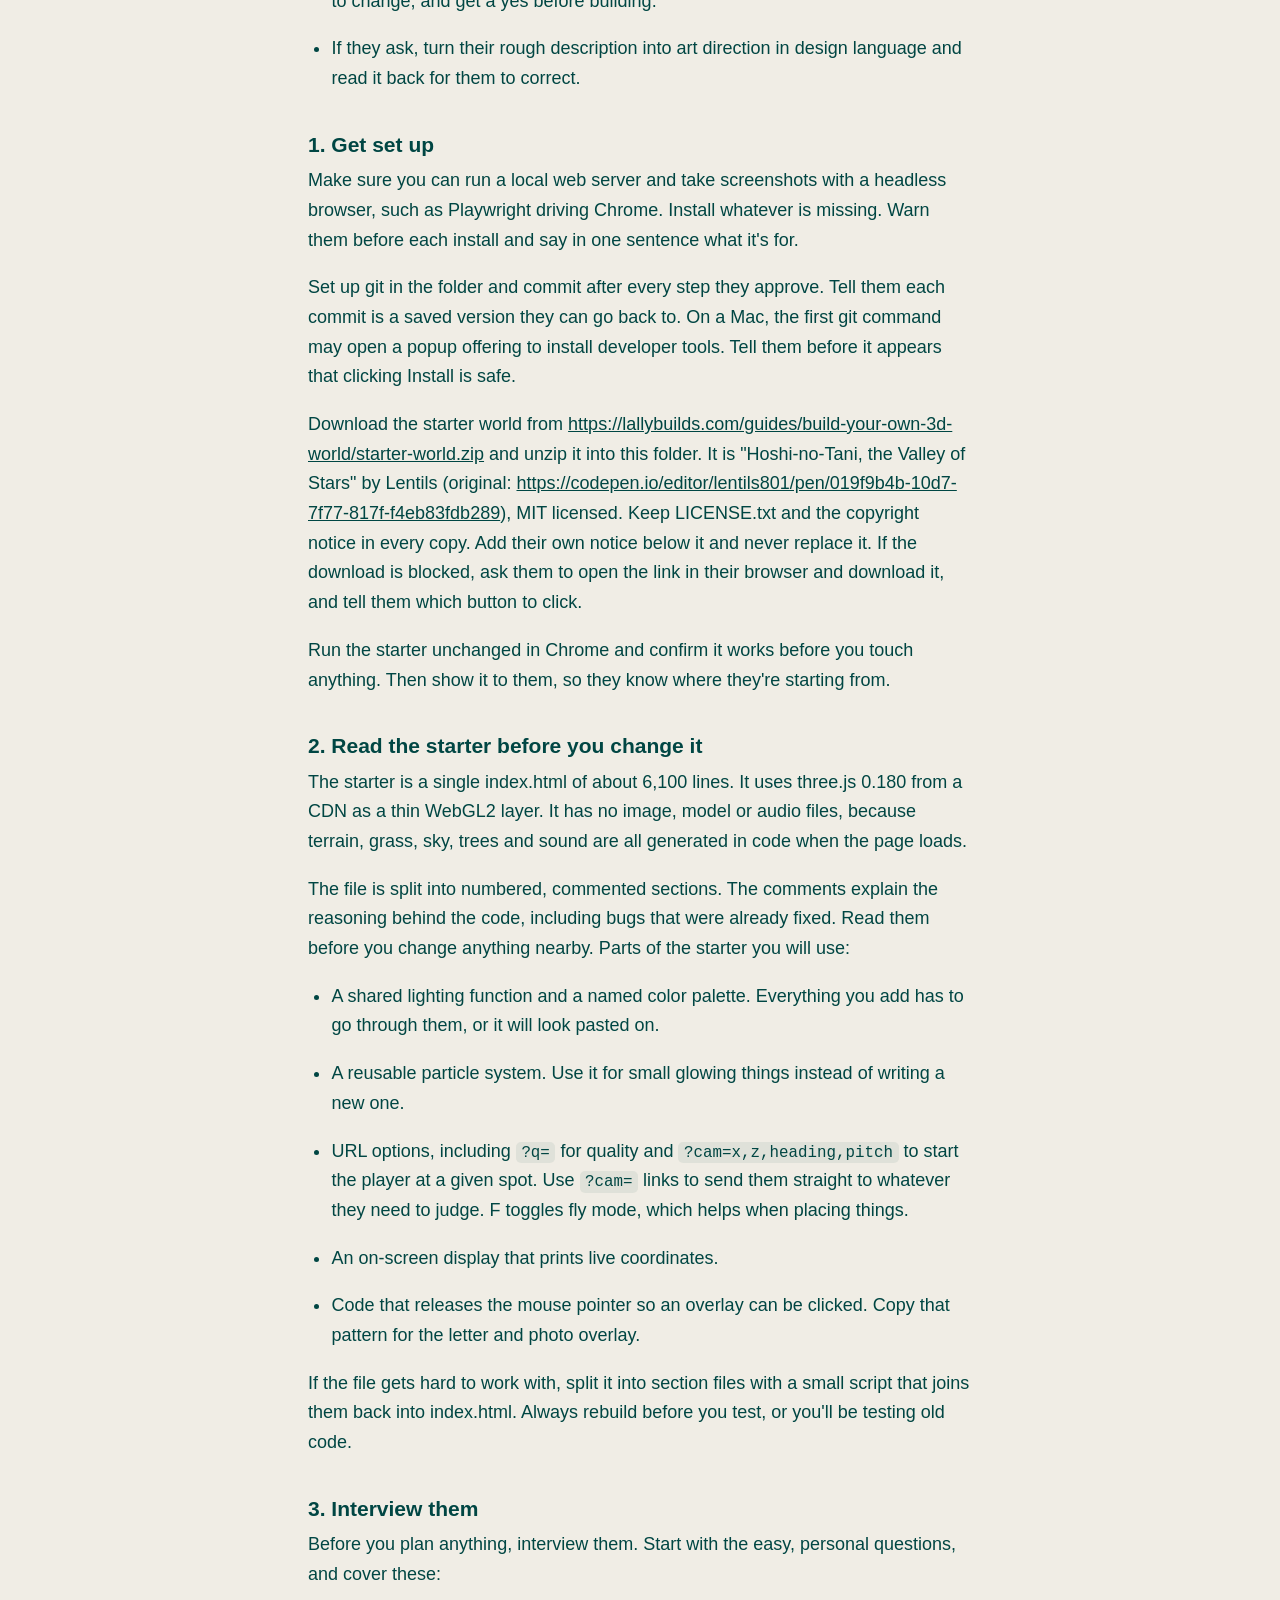
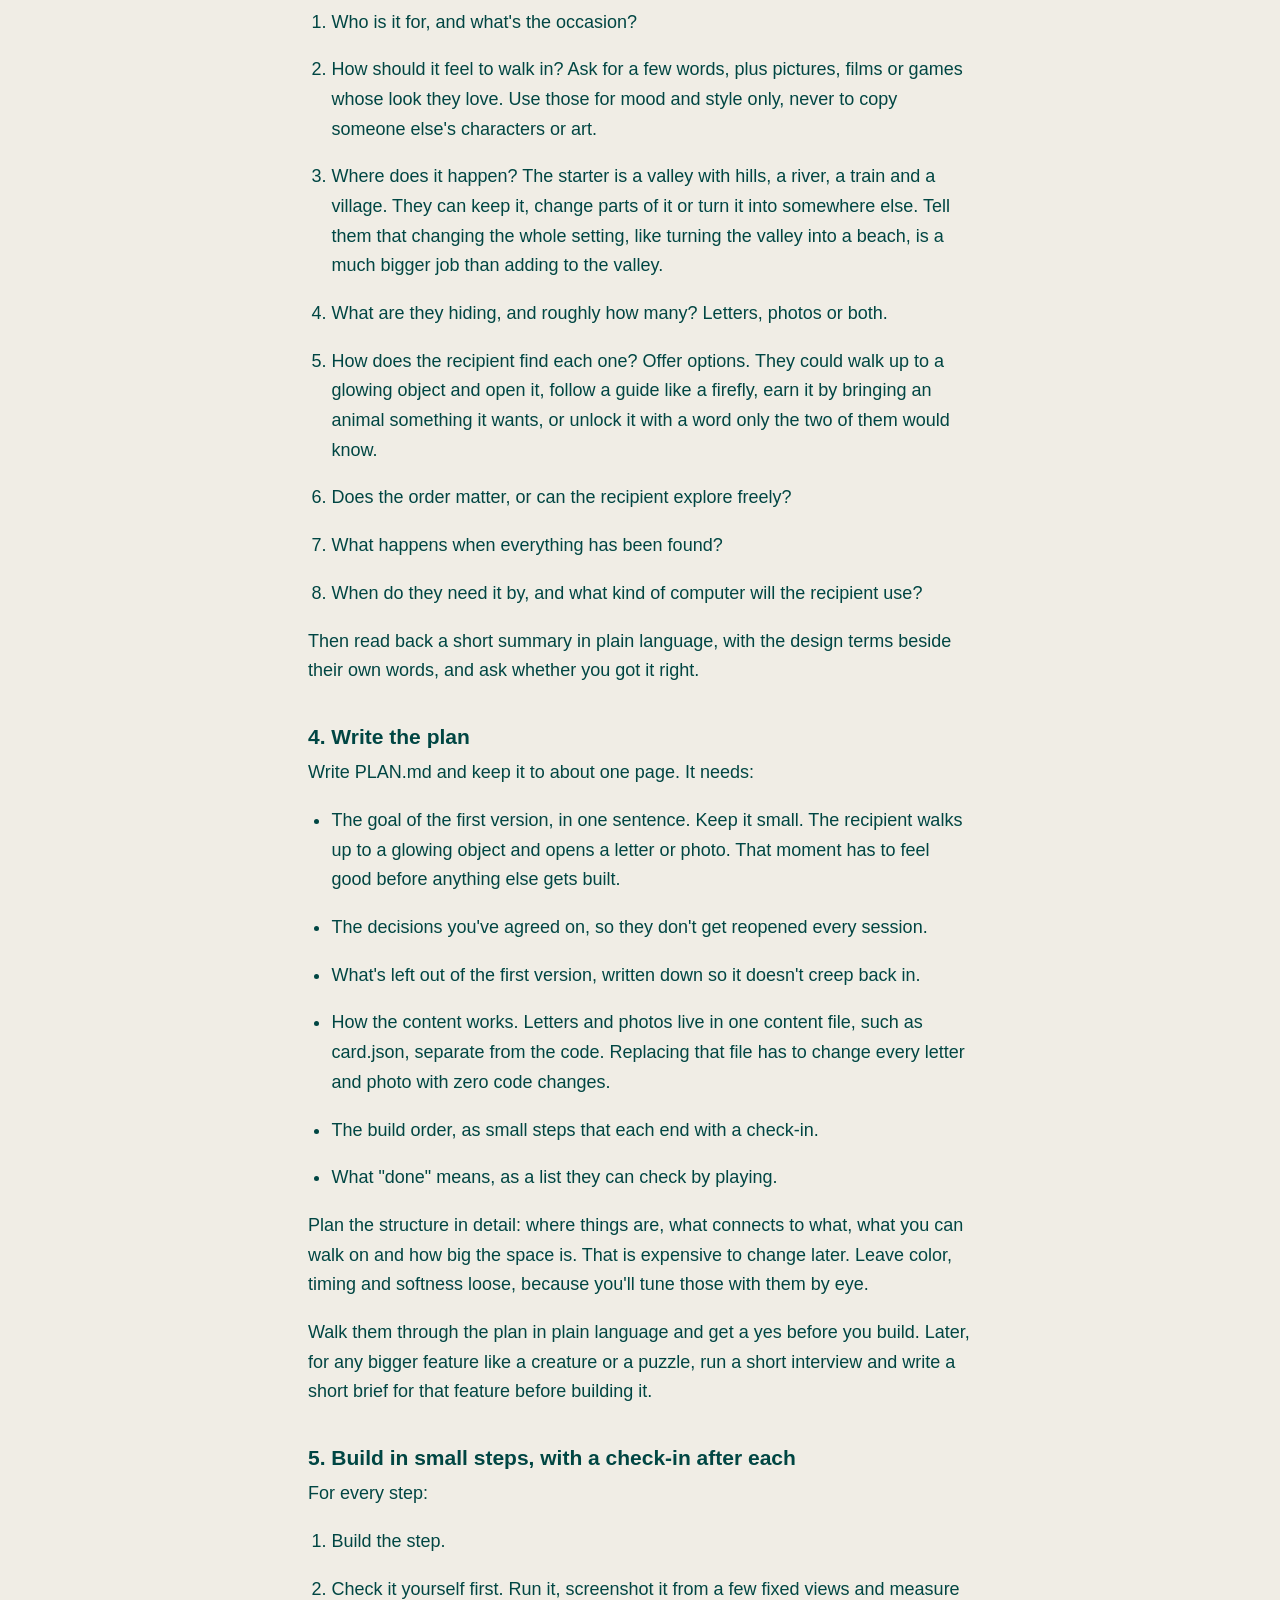
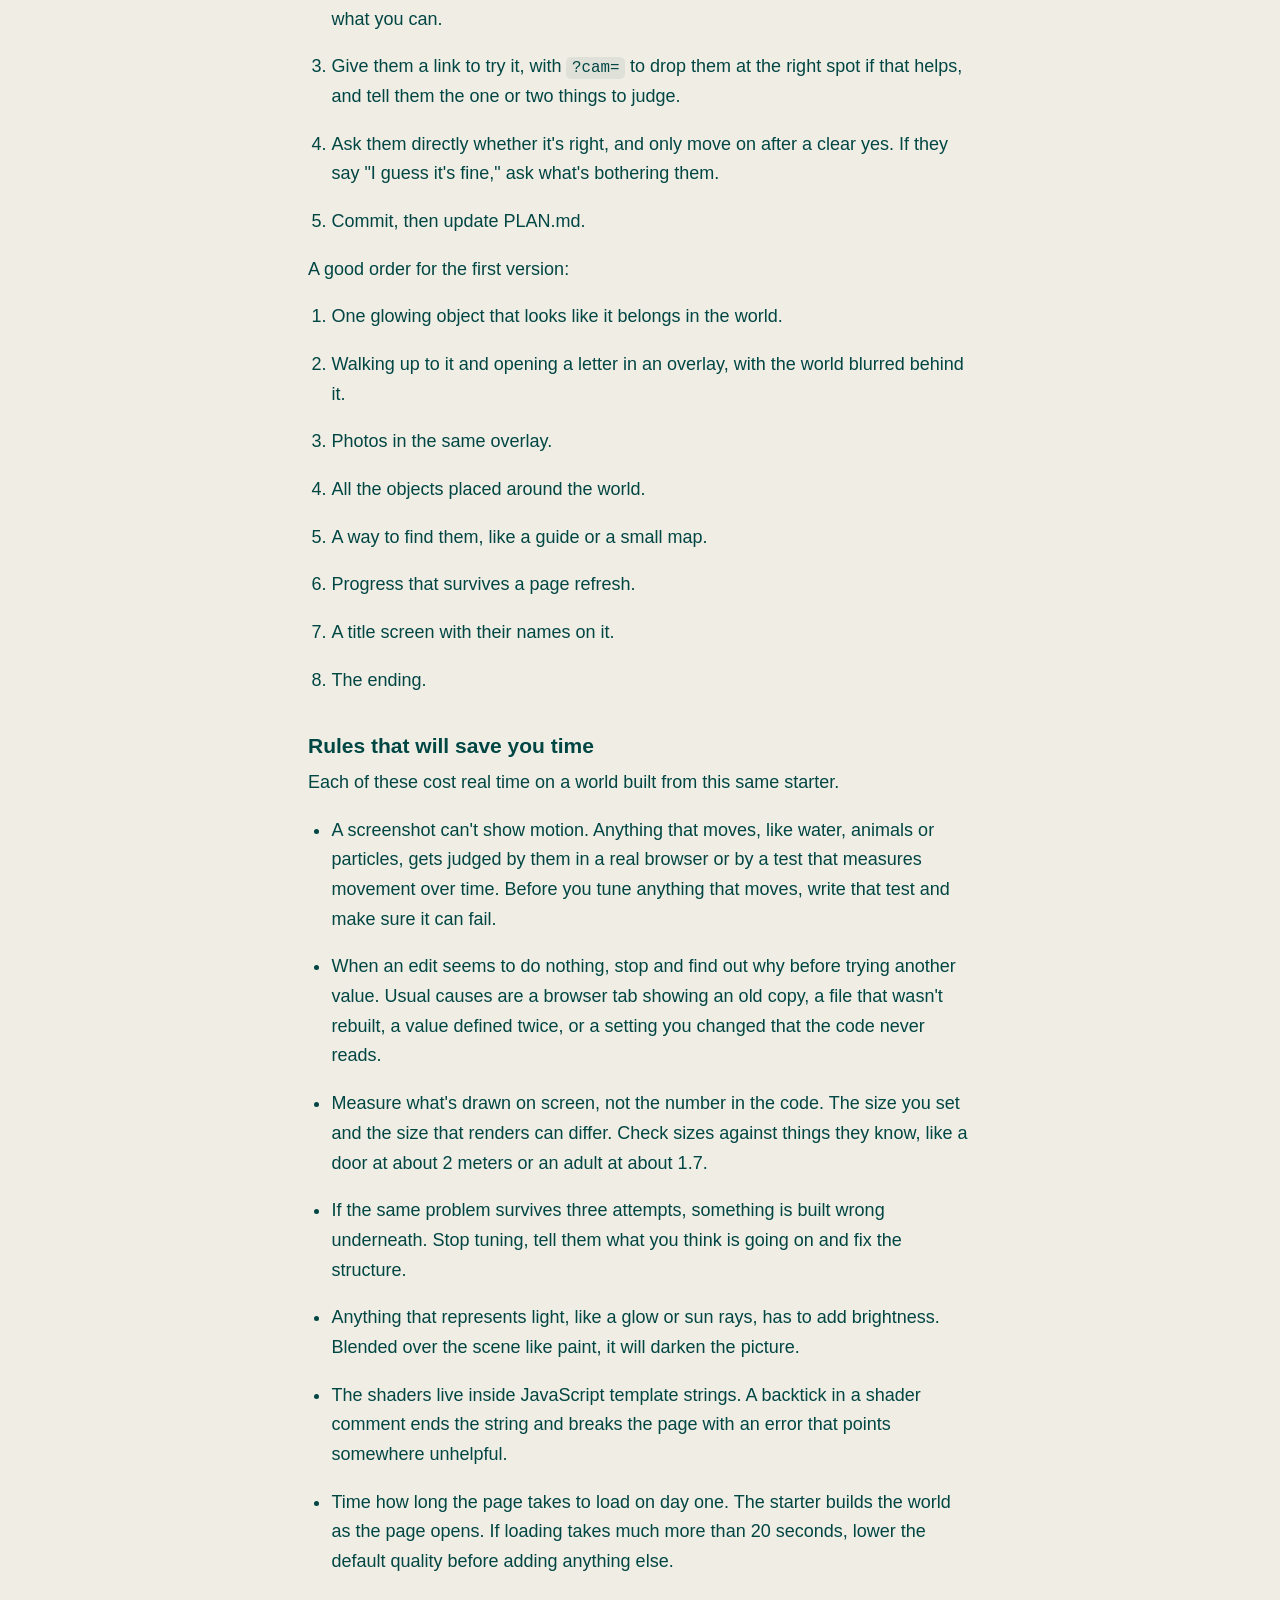
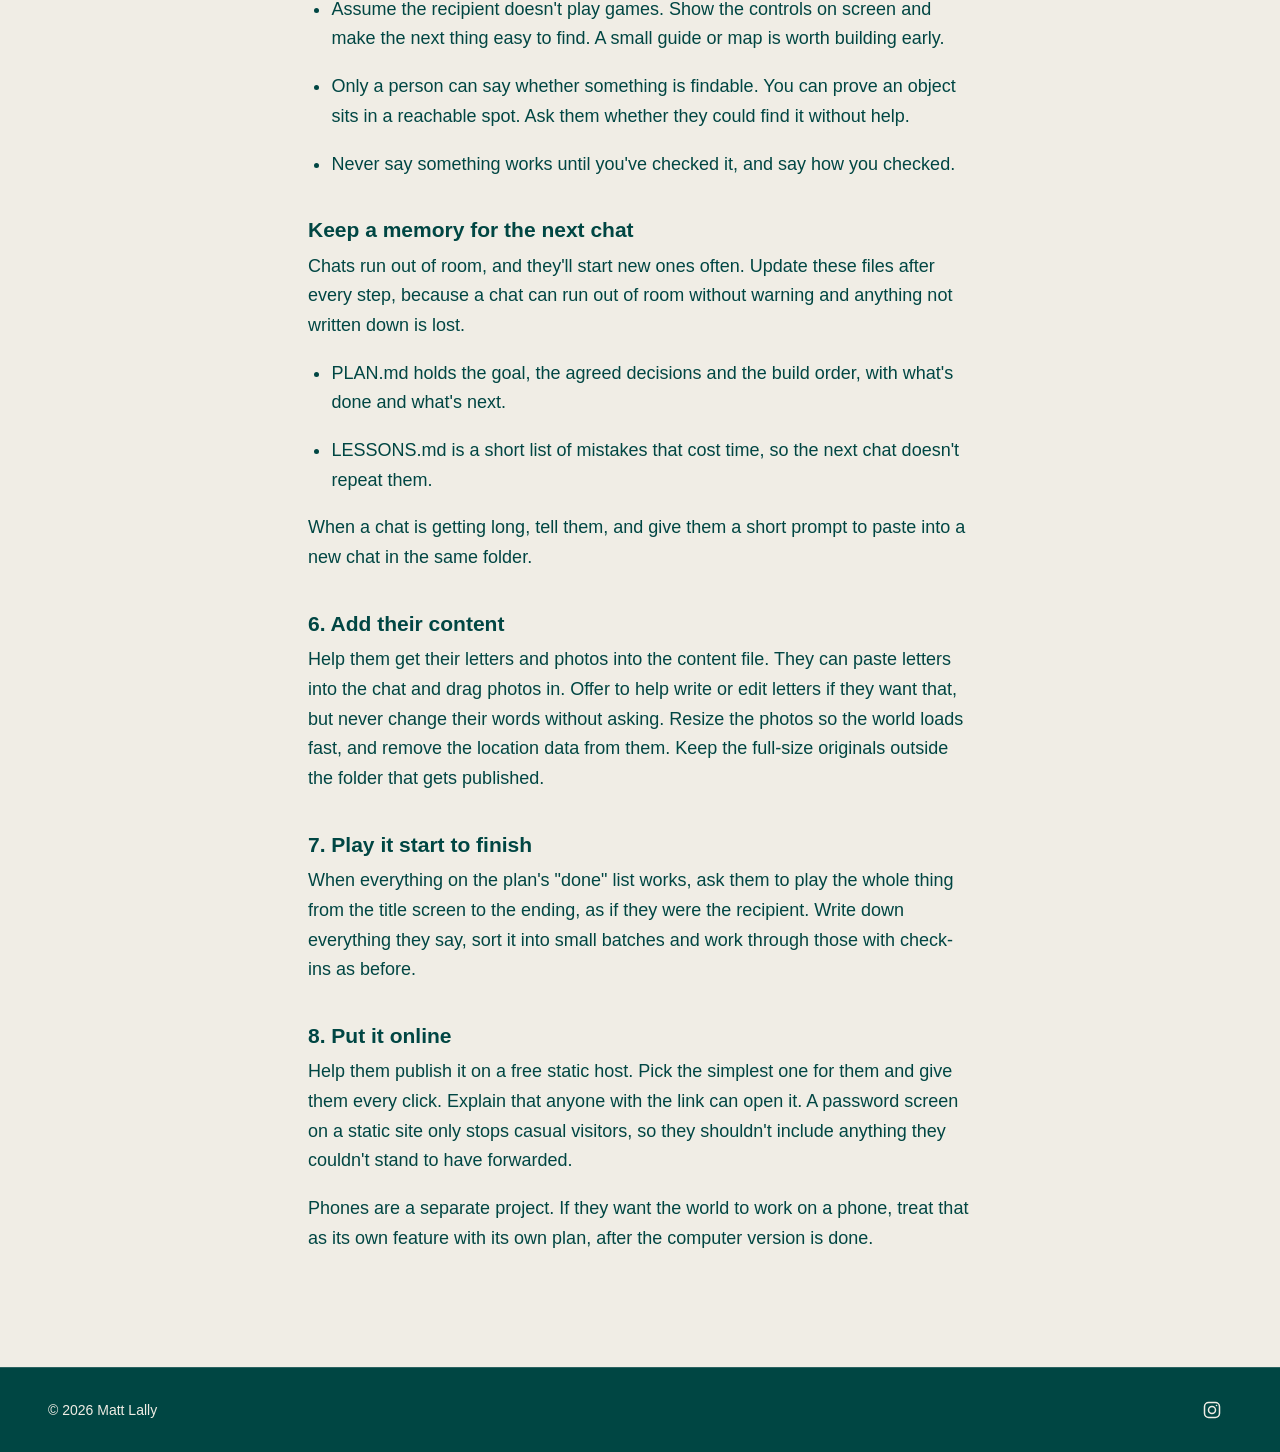
<file: guides/build-your-own-3d-world/index.html>
<!doctype html>
<html lang="en" class="no-js">
<head>
<meta charset="utf-8">
<meta name="viewport" content="width=device-width, initial-scale=1">
<title>Build a 3D world without writing code | Matt Lally</title>
<meta name="description" content="I can’t code. I still built my girlfriend a 3D world for our one-year anniversary, with our letters and photos hidden inside it. Here’s how.">
<link rel="icon" type="image/png" sizes="48x48" href="../../assets/favicon-48.png">
<link rel="icon" type="image/png" sizes="192x192" href="../../assets/favicon-192.png">
<link rel="apple-touch-icon" href="../../assets/apple-touch-icon.png">
<meta property="og:type" content="website">
<meta property="og:site_name" content="Matt Lally">
<meta property="og:title" content="Build a 3D world for someone you love, without writing code">
<meta property="og:description" content="I can’t code. I still built my girlfriend a 3D world for our one-year anniversary, with our letters and photos hidden inside it. Here’s how.">
<meta property="og:url" content="https://lallybuilds.com/guides/build-your-own-3d-world/">
<meta property="og:image" content="https://lallybuilds.com/assets/og-guide.jpg?v=0510b8a2">
<meta property="og:image:width" content="1200">
<meta property="og:image:height" content="630">
<meta name="twitter:card" content="summary_large_image">
<link rel="preconnect" href="https://fonts.googleapis.com"><link rel="preconnect" href="https://fonts.gstatic.com" crossorigin>
<link rel="stylesheet" href="https://fonts.googleapis.com/css2?family=Poppins:wght@500;600&family=Lora:ital,wght@1,500&family=Permanent+Marker&display=swap">
<link rel="stylesheet" href="../../assets/base.css">
<link rel="stylesheet" href="../../assets/theme.css">
<script>document.documentElement.classList.replace('no-js','js')</script>
</head>
<body>
<svg width="0" height="0" style="position:absolute" aria-hidden="true" focusable="false"><defs><filter id="boil1" x="-5%" y="-20%" width="110%" height="140%"><feTurbulence type="fractalNoise" baseFrequency="0.035" numOctaves="2" seed="7"/><feDisplacementMap in="SourceGraphic" scale="2.6" xChannelSelector="R" yChannelSelector="G"/></filter><filter id="boil2" x="-5%" y="-20%" width="110%" height="140%"><feTurbulence type="fractalNoise" baseFrequency="0.035" numOctaves="2" seed="14"/><feDisplacementMap in="SourceGraphic" scale="2.6" xChannelSelector="R" yChannelSelector="G"/></filter><filter id="boil3" x="-5%" y="-20%" width="110%" height="140%"><feTurbulence type="fractalNoise" baseFrequency="0.035" numOctaves="2" seed="21"/><feDisplacementMap in="SourceGraphic" scale="2.6" xChannelSelector="R" yChannelSelector="G"/></filter><filter id="oboil1" x="-5%" y="-25%" width="110%" height="150%"><feMorphology in="SourceAlpha" operator="dilate" radius="2.5" result="d"/><feFlood flood-color="#F0EDE5"/><feComposite in2="d" operator="in" result="o"/><feMerge result="m"><feMergeNode in="o"/><feMergeNode in="SourceGraphic"/></feMerge><feTurbulence type="fractalNoise" baseFrequency="0.02" numOctaves="2" seed="5" result="n"/><feDisplacementMap in="m" in2="n" scale="4" xChannelSelector="R" yChannelSelector="G"/></filter><filter id="oboilm1" x="-5%" y="-25%" width="110%" height="150%"><feMorphology in="SourceAlpha" operator="dilate" radius="1.1" result="d"/><feFlood flood-color="#F0EDE5"/><feComposite in2="d" operator="in" result="o"/><feMerge result="m"><feMergeNode in="o"/><feMergeNode in="SourceGraphic"/></feMerge><feTurbulence type="fractalNoise" baseFrequency="0.02" numOctaves="2" seed="5" result="n"/><feDisplacementMap in="m" in2="n" scale="1.8" xChannelSelector="R" yChannelSelector="G"/></filter><filter id="oboil2" x="-5%" y="-25%" width="110%" height="150%"><feMorphology in="SourceAlpha" operator="dilate" radius="2.5" result="d"/><feFlood flood-color="#F0EDE5"/><feComposite in2="d" operator="in" result="o"/><feMerge result="m"><feMergeNode in="o"/><feMergeNode in="SourceGraphic"/></feMerge><feTurbulence type="fractalNoise" baseFrequency="0.02" numOctaves="2" seed="10" result="n"/><feDisplacementMap in="m" in2="n" scale="4" xChannelSelector="R" yChannelSelector="G"/></filter><filter id="oboilm2" x="-5%" y="-25%" width="110%" height="150%"><feMorphology in="SourceAlpha" operator="dilate" radius="1.1" result="d"/><feFlood flood-color="#F0EDE5"/><feComposite in2="d" operator="in" result="o"/><feMerge result="m"><feMergeNode in="o"/><feMergeNode in="SourceGraphic"/></feMerge><feTurbulence type="fractalNoise" baseFrequency="0.02" numOctaves="2" seed="10" result="n"/><feDisplacementMap in="m" in2="n" scale="1.8" xChannelSelector="R" yChannelSelector="G"/></filter><filter id="oboil3" x="-5%" y="-25%" width="110%" height="150%"><feMorphology in="SourceAlpha" operator="dilate" radius="2.5" result="d"/><feFlood flood-color="#F0EDE5"/><feComposite in2="d" operator="in" result="o"/><feMerge result="m"><feMergeNode in="o"/><feMergeNode in="SourceGraphic"/></feMerge><feTurbulence type="fractalNoise" baseFrequency="0.02" numOctaves="2" seed="15" result="n"/><feDisplacementMap in="m" in2="n" scale="4" xChannelSelector="R" yChannelSelector="G"/></filter><filter id="oboilm3" x="-5%" y="-25%" width="110%" height="150%"><feMorphology in="SourceAlpha" operator="dilate" radius="1.1" result="d"/><feFlood flood-color="#F0EDE5"/><feComposite in2="d" operator="in" result="o"/><feMerge result="m"><feMergeNode in="o"/><feMergeNode in="SourceGraphic"/></feMerge><feTurbulence type="fractalNoise" baseFrequency="0.02" numOctaves="2" seed="15" result="n"/><feDisplacementMap in="m" in2="n" scale="1.8" xChannelSelector="R" yChannelSelector="G"/></filter></defs></svg>
<header class="nav">
  <div class="nav__inner">
    <a class="logo" href="../../index.html"><img src="../../assets/logo-shaka.png" alt="" width="76" height="56"><span class="logo__text"><span class="logo__name">Matt Lally</span><span class="logo__tag">building apps with AI</span></span></a>
    <nav aria-label="Main" id="main-menu">
      <ul class="links">
        <li class="is-soon"><span class="soon" aria-disabled="true">About me<span class="sr-only"> (coming soon)</span></span></li>
        <li class="is-soon"><span class="soon" aria-disabled="true">My work<span class="sr-only"> (coming soon)</span></span></li>
        <li><a href="../../guides/index.html" aria-current="page">Guides</a></li>
        <li class="only-mobile"><a class="btn" href="../../contact/index.html">Let’s chat!</a></li>
      </ul>
    </nav>
    <div class="right">
      <a class="icon" href="https://www.instagram.com/lallybuilds/" target="_blank" rel="noopener" aria-label="Instagram"><svg viewBox="0 0 24 24" fill="none" stroke="currentColor" stroke-width="1.8" aria-hidden="true"><rect x="3" y="3" width="18" height="18" rx="5"/><circle cx="12" cy="12" r="4.2"/><circle cx="17.4" cy="6.6" r="1" fill="currentColor" stroke="none"/></svg></a>
      <a class="btn" href="../../contact/index.html">Let’s chat!</a>
      <button class="icon menu-btn" type="button" aria-expanded="false" aria-controls="main-menu" aria-label="Menu"><svg viewBox="0 0 24 24" fill="none" stroke="currentColor" stroke-width="1.8" stroke-linecap="round" aria-hidden="true"><path class="m1" d="M4 7h16"/><path class="m2" d="M4 12h16"/><path class="m3" d="M4 17h16"/></svg></button>
    </div>
  </div>
</header>
<main class="page">
  <p class="from-reel">From the reel? Here’s the guide.</p>
  <h1>Build a 3D world for someone you love, without writing code</h1>
  <div class="actions">
    <a class="btn" href="build-your-own-3d-world.md" download>Download .md</a>
    <button class="btn btn--ghost" type="button" data-copy-part2>Copy Part 2 for Claude</button>
  </div>
  <p class="copied" role="status" aria-live="polite"></p>
  <article class="article">
<p>I can&#39;t code. I still built my girlfriend a 3D world for our one-year anniversary, with our letters and photos hidden inside it. I didn&#39;t write any of the code. Claude wrote it, starting from a free 3D valley someone else had shared online, and my job was telling it what looked wrong.</p>
<p>This guide is how I did it. Part 1 is for you and takes a few minutes to read. Part 2 is a set of instructions for Claude. You don&#39;t need to read that one. You paste it into Claude, and it tells Claude how to interview you and build the world with you.</p>
<h2>The short version</h2>
<ol>
<li>Make an empty folder and open it in Claude Code.</li>
<li>Paste in Part 2 of this guide and answer Claude&#39;s questions.</li>
<li>Read the plan Claude writes, and say yes once it matches what you pictured.</li>
<li>Try every piece as Claude builds it, and say what looks wrong.</li>
<li>Give Claude your letters and photos, then put the world online and send the link.</li>
</ol>
<h2>Part 1. For you</h2>
<h3>What you&#39;ll end up with</h3>
<p>You&#39;ll have a link to a web page with a 3D world in it. The person you love opens the link and walks around looking for the letters and photos you hid.</p>
<p>It only works on a laptop or desktop computer, so tell them to open the link on one. Making it work on phones is a separate project for later.</p>
<h3>What you need</h3>
<ul>
<li>A Mac or Windows computer.</li>
<li>The Claude desktop app on a paid plan. You&#39;ll use Claude Code, the part of the app that can make files on your computer and run them.</li>
<li>Google Chrome.</li>
<li>Your letters and photos. You can write the letters while Claude builds.</li>
</ul>
<p>For the model, pick Claude Fable 5.2 from the model menu if your plan has it. That was the strongest option when I wrote this in November 2026. If you don&#39;t see it, use the newest Opus. I built most of mine on Opus 5.</p>
<p>Mine took 25 days because I kept adding things, like a monkey that won&#39;t give you its letter until you bring it a banana. A world where they walk around and open your letters is a much smaller project.</p>
<h3>What you do and what Claude does</h3>
<p>Claude writes all the code, runs it, checks its own work and fixes what breaks. You never touch any of it.</p>
<p>Your part is the stuff only you know. You decide how the world should feel and what&#39;s hidden in it. Then you try each new piece and say whether it&#39;s right. Claude can&#39;t tell whether a world feels nice to walk around in, so that part is on you.</p>
<h3>How to build it, step by step</h3>
<p><strong>1. Make an empty folder and open it in Claude Code.</strong> Make a new folder on your desktop and call it something like &quot;our-world&quot;. Open the Claude desktop app, go to Claude Code and choose that folder. Everything Claude makes goes in there.</p>
<p><strong>2. Paste in Part 2 and type &quot;Let&#39;s start.&quot;</strong> Claude will check that it has the tools it needs, then download the world you&#39;ll start from. That world is a free valley that someone called Lentils built and posted on CodePen, a website where people share code. Its license lets anyone use and change it as long as the copyright notice stays in the files, and Claude handles that. If you share what you make, credit Lentils.</p>
<p>Claude asks your permission before it installs or runs anything. Most of those requests are routine. If you don&#39;t understand one, say no and ask Claude to explain it in plain English.</p>
<p><strong>3. Answer its questions.</strong> Before building anything, Claude interviews you about who the world is for and how it should feel. Answer the way you&#39;d explain it to a friend. If you have photos of places you love, or stills from films and games with a look you like, share those too.</p>
<p><strong>4. Read the plan before you approve it.</strong> Claude writes a one-page plan in plain English that covers where everything goes and what gets built first. Read it carefully, because this is the cheapest time to change your mind. Moving a waterfall after it&#39;s built is a big job.</p>
<p><strong>5. Try each piece before Claude moves on.</strong> Claude builds one thing at a time and gives you a link to try it. Paste the link into Chrome and walk around. The world hides your mouse pointer while you play, and the Esc key brings it back. Tell Claude what&#39;s wrong, and don&#39;t let it move on until you&#39;re happy with that piece.</p>
<p>Claude checks its work with screenshots, but a screenshot can&#39;t show movement. My waterfall looked like TV static, partly because the water was flowing up the cliff. Claude took 62 screenshots of it and never caught that. Later I told Claude the fish didn&#39;t look like they were swimming forward. It ran a test and said they were. They were swimming tail first.</p>
<p><strong>6. Give Claude your letters and photos.</strong> Paste each letter into the chat and drag in the photos. Claude keeps them in a separate file from the code, so changing a letter later can&#39;t break anything.</p>
<p><strong>7. Play it start to finish as if you were them.</strong> This is where the big problems show up. When I did it, every animal was already standing around the moment you arrived, so we changed them to show up one at a time as you play.</p>
<p><strong>8. Put it online.</strong> Ask Claude to help you publish it for free, and it will walk you through every click. Anyone with the link can open it, so leave out anything you&#39;d hate to see forwarded.</p>
<h3>How to tell Claude what looks wrong</h3>
<p>&quot;It looks bad&quot; gives Claude nothing to work with. This is what worked for me.</p>
<ul>
<li><strong>Describe it step by step, in the order you&#39;d see it.</strong> What finally fixed my waterfall was describing it from top to bottom. I wanted it glassy at the top, stretching thin as it sped up, breaking into ribbons halfway down and slamming into the pool with spray. Claude went looking for those four stages in its code and found none of them.</li>
<li><strong>Say which direction to change it, and by how much.</strong> &quot;Warmer&quot; is vague. &quot;Warmer, like late afternoon instead of noon&quot; usually works the first time. Sizes work the same way, so compare them to something real, like your hip or a door.</li>
<li><strong>Tell it the feeling you&#39;re after.</strong> You know how it should feel, and Claude knows which settings control that. &quot;It feels like a parking lot at noon and I want a nap in the shade&quot; is a fine instruction.</li>
<li><strong>Show it a picture.</strong> Drop in a photo whose light or colors you love, or a screenshot of the problem, and say what you like or what&#39;s wrong. On a Mac, Cmd+Shift+4 lets you drag a box over the screen and saves the picture to your desktop, so drag it in from there. On Windows, Windows+Shift+S copies it, ready to paste.</li>
<li><strong>Ask Claude to translate for you.</strong> Write your idea the way you&#39;d say it out loud, then ask Claude to turn it into proper art direction and read it back to you. You&#39;ll pick up the right words for things, like fog or rim light, and you can catch a misunderstanding before it builds anything.</li>
</ul>
<h3>When you&#39;re stuck</h3>
<p>If Claude has tried to fix the same thing three times and it&#39;s still wrong, wait for it to finish, then paste this:</p>
<pre><code>Stop changing things for a minute. In plain English, tell me what you think is causing this, how you&#39;ll check, and what you&#39;ll try first. Don&#39;t edit anything until I say go.
</code></pre>
<p>Two other lines got me unstuck more than once. When Claude says it fixed something and you can&#39;t see any difference, tell it &quot;Measure it, don&#39;t guess.&quot; When it keeps nudging the same numbers and nothing improves, ask &quot;Is that a real fix, or are you tuning around something?&quot; Small fixes that keep failing usually mean something underneath was built wrong.</p>
<h3>Starting a new chat</h3>
<p>Long chats get slow and start forgetting things, so you&#39;ll open new ones often. Claude keeps a plan and a list of lessons in your folder so a new chat can pick up where the last one stopped. Start a new chat in the same folder and paste this:</p>
<pre><code>Read PLAN.md and LESSONS.md. Tell me where we left off and what&#39;s next, then wait for me.
</code></pre>
<h3>If you&#39;d rather skip the build</h3>
<p>This is a lot of work. I made Wrapture for people who want the world without spending 25 days on it. You add your letters and photos, and Wrapture gives you a link to send. It&#39;s at wrapture.app.</p>
<hr>
<h2>Part 2. For Claude</h2>
<blockquote>
<p>Copy everything below this line into Claude Code and type &quot;Let&#39;s start.&quot;</p>
</blockquote>
<p>You&#39;re helping someone build a 3D world in a web page as a gift. The person they&#39;re making it for will open a link and walk through the world, finding letters and photos hidden in it.</p>
<p>The person you&#39;re working with has never written code and won&#39;t edit any. They describe the world and provide the letters and photos. They also judge each piece you build by trying it, and their judgment outranks your screenshots. Everything technical is your job.</p>
<h3>How to talk to them</h3>
<ul>
<li>Use plain English. If you need a technical word, explain it in the same sentence.</li>
<li>Keep messages short. Say what changed and what you need from them.</li>
<li>Ask one or two questions at a time.</li>
<li>Don&#39;t ask them to run commands or edit files. If only they can do something, like signing up for a website, give them every click.</li>
<li>Warn them before anything pops up on their screen, like a permission request or an installer, and say whether it&#39;s safe to accept.</li>
<li>Be honest about size. If an idea is a big job, say so and offer a smaller version.</li>
<li>Help them sharpen vague feedback. Ask which part bothers them, which direction to change it and by how much. Two or three concrete options to react to also help, and so does a screenshot or a reference picture.</li>
<li>If they share a reference picture, describe what you see in it and what you plan to change, and get a yes before building.</li>
<li>If they ask, turn their rough description into art direction in design language and read it back for them to correct.</li>
</ul>
<h3>1. Get set up</h3>
<p>Make sure you can run a local web server and take screenshots with a headless browser, such as Playwright driving Chrome. Install whatever is missing. Warn them before each install and say in one sentence what it&#39;s for.</p>
<p>Set up git in the folder and commit after every step they approve. Tell them each commit is a saved version they can go back to. On a Mac, the first git command may open a popup offering to install developer tools. Tell them before it appears that clicking Install is safe.</p>
<p>Download the starter world from <a href="https://lallybuilds.com/guides/build-your-own-3d-world/starter-world.zip">https://lallybuilds.com/guides/build-your-own-3d-world/starter-world.zip</a> and unzip it into this folder. It is &quot;Hoshi-no-Tani, the Valley of Stars&quot; by Lentils (original: <a href="https://codepen.io/editor/lentils801/pen/019f9b4b-10d7-7f77-817f-f4eb83fdb289">https://codepen.io/editor/lentils801/pen/019f9b4b-10d7-7f77-817f-f4eb83fdb289</a>), MIT licensed. Keep LICENSE.txt and the copyright notice in every copy. Add their own notice below it and never replace it. If the download is blocked, ask them to open the link in their browser and download it, and tell them which button to click.</p>
<p>Run the starter unchanged in Chrome and confirm it works before you touch anything. Then show it to them, so they know where they&#39;re starting from.</p>
<h3>2. Read the starter before you change it</h3>
<p>The starter is a single index.html of about 6,100 lines. It uses three.js 0.180 from a CDN as a thin WebGL2 layer. It has no image, model or audio files, because terrain, grass, sky, trees and sound are all generated in code when the page loads.</p>
<p>The file is split into numbered, commented sections. The comments explain the reasoning behind the code, including bugs that were already fixed. Read them before you change anything nearby. Parts of the starter you will use:</p>
<ul>
<li>A shared lighting function and a named color palette. Everything you add has to go through them, or it will look pasted on.</li>
<li>A reusable particle system. Use it for small glowing things instead of writing a new one.</li>
<li>URL options, including <code>?q=</code> for quality and <code>?cam=x,z,heading,pitch</code> to start the player at a given spot. Use <code>?cam=</code> links to send them straight to whatever they need to judge. F toggles fly mode, which helps when placing things.</li>
<li>An on-screen display that prints live coordinates.</li>
<li>Code that releases the mouse pointer so an overlay can be clicked. Copy that pattern for the letter and photo overlay.</li>
</ul>
<p>If the file gets hard to work with, split it into section files with a small script that joins them back into index.html. Always rebuild before you test, or you&#39;ll be testing old code.</p>
<h3>3. Interview them</h3>
<p>Before you plan anything, interview them. Start with the easy, personal questions, and cover these:</p>
<ol>
<li>Who is it for, and what&#39;s the occasion?</li>
<li>How should it feel to walk in? Ask for a few words, plus pictures, films or games whose look they love. Use those for mood and style only, never to copy someone else&#39;s characters or art.</li>
<li>Where does it happen? The starter is a valley with hills, a river, a train and a village. They can keep it, change parts of it or turn it into somewhere else. Tell them that changing the whole setting, like turning the valley into a beach, is a much bigger job than adding to the valley.</li>
<li>What are they hiding, and roughly how many? Letters, photos or both.</li>
<li>How does the recipient find each one? Offer options. They could walk up to a glowing object and open it, follow a guide like a firefly, earn it by bringing an animal something it wants, or unlock it with a word only the two of them would know.</li>
<li>Does the order matter, or can the recipient explore freely?</li>
<li>What happens when everything has been found?</li>
<li>When do they need it by, and what kind of computer will the recipient use?</li>
</ol>
<p>Then read back a short summary in plain language, with the design terms beside their own words, and ask whether you got it right.</p>
<h3>4. Write the plan</h3>
<p>Write PLAN.md and keep it to about one page. It needs:</p>
<ul>
<li>The goal of the first version, in one sentence. Keep it small. The recipient walks up to a glowing object and opens a letter or photo. That moment has to feel good before anything else gets built.</li>
<li>The decisions you&#39;ve agreed on, so they don&#39;t get reopened every session.</li>
<li>What&#39;s left out of the first version, written down so it doesn&#39;t creep back in.</li>
<li>How the content works. Letters and photos live in one content file, such as card.json, separate from the code. Replacing that file has to change every letter and photo with zero code changes.</li>
<li>The build order, as small steps that each end with a check-in.</li>
<li>What &quot;done&quot; means, as a list they can check by playing.</li>
</ul>
<p>Plan the structure in detail: where things are, what connects to what, what you can walk on and how big the space is. That is expensive to change later. Leave color, timing and softness loose, because you&#39;ll tune those with them by eye.</p>
<p>Walk them through the plan in plain language and get a yes before you build. Later, for any bigger feature like a creature or a puzzle, run a short interview and write a short brief for that feature before building it.</p>
<h3>5. Build in small steps, with a check-in after each</h3>
<p>For every step:</p>
<ol>
<li>Build the step.</li>
<li>Check it yourself first. Run it, screenshot it from a few fixed views and measure what you can.</li>
<li>Give them a link to try it, with <code>?cam=</code> to drop them at the right spot if that helps, and tell them the one or two things to judge.</li>
<li>Ask them directly whether it&#39;s right, and only move on after a clear yes. If they say &quot;I guess it&#39;s fine,&quot; ask what&#39;s bothering them.</li>
<li>Commit, then update PLAN.md.</li>
</ol>
<p>A good order for the first version:</p>
<ol>
<li>One glowing object that looks like it belongs in the world.</li>
<li>Walking up to it and opening a letter in an overlay, with the world blurred behind it.</li>
<li>Photos in the same overlay.</li>
<li>All the objects placed around the world.</li>
<li>A way to find them, like a guide or a small map.</li>
<li>Progress that survives a page refresh.</li>
<li>A title screen with their names on it.</li>
<li>The ending.</li>
</ol>
<h3>Rules that will save you time</h3>
<p>Each of these cost real time on a world built from this same starter.</p>
<ul>
<li>A screenshot can&#39;t show motion. Anything that moves, like water, animals or particles, gets judged by them in a real browser or by a test that measures movement over time. Before you tune anything that moves, write that test and make sure it can fail.</li>
<li>When an edit seems to do nothing, stop and find out why before trying another value. Usual causes are a browser tab showing an old copy, a file that wasn&#39;t rebuilt, a value defined twice, or a setting you changed that the code never reads.</li>
<li>Measure what&#39;s drawn on screen, not the number in the code. The size you set and the size that renders can differ. Check sizes against things they know, like a door at about 2 meters or an adult at about 1.7.</li>
<li>If the same problem survives three attempts, something is built wrong underneath. Stop tuning, tell them what you think is going on and fix the structure.</li>
<li>Anything that represents light, like a glow or sun rays, has to add brightness. Blended over the scene like paint, it will darken the picture.</li>
<li>The shaders live inside JavaScript template strings. A backtick in a shader comment ends the string and breaks the page with an error that points somewhere unhelpful.</li>
<li>Time how long the page takes to load on day one. The starter builds the world as the page opens. If loading takes much more than 20 seconds, lower the default quality before adding anything else.</li>
<li>Assume the recipient doesn&#39;t play games. Show the controls on screen and make the next thing easy to find. A small guide or map is worth building early.</li>
<li>Only a person can say whether something is findable. You can prove an object sits in a reachable spot. Ask them whether they could find it without help.</li>
<li>Never say something works until you&#39;ve checked it, and say how you checked.</li>
</ul>
<h3>Keep a memory for the next chat</h3>
<p>Chats run out of room, and they&#39;ll start new ones often. Update these files after every step, because a chat can run out of room without warning and anything not written down is lost.</p>
<ul>
<li>PLAN.md holds the goal, the agreed decisions and the build order, with what&#39;s done and what&#39;s next.</li>
<li>LESSONS.md is a short list of mistakes that cost time, so the next chat doesn&#39;t repeat them.</li>
</ul>
<p>When a chat is getting long, tell them, and give them a short prompt to paste into a new chat in the same folder.</p>
<h3>6. Add their content</h3>
<p>Help them get their letters and photos into the content file. They can paste letters into the chat and drag photos in. Offer to help write or edit letters if they want that, but never change their words without asking. Resize the photos so the world loads fast, and remove the location data from them. Keep the full-size originals outside the folder that gets published.</p>
<h3>7. Play it start to finish</h3>
<p>When everything on the plan&#39;s &quot;done&quot; list works, ask them to play the whole thing from the title screen to the ending, as if they were the recipient. Write down everything they say, sort it into small batches and work through those with check-ins as before.</p>
<h3>8. Put it online</h3>
<p>Help them publish it on a free static host. Pick the simplest one for them and give them every click. Explain that anyone with the link can open it. A password screen on a static site only stops casual visitors, so they shouldn&#39;t include anything they couldn&#39;t stand to have forwarded.</p>
<p>Phones are a separate project. If they want the world to work on a phone, treat that as its own feature with its own plan, after the computer version is done.</p>

  </article>
  <script type="text/plain" id="part2">
## Part 2. For Claude

> Copy everything below this line into Claude Code and type "Let's start."

You're helping someone build a 3D world in a web page as a gift. The person they're making it for will open a link and walk through the world, finding letters and photos hidden in it.

The person you're working with has never written code and won't edit any. They describe the world and provide the letters and photos. They also judge each piece you build by trying it, and their judgment outranks your screenshots. Everything technical is your job.

### How to talk to them

- Use plain English. If you need a technical word, explain it in the same sentence.
- Keep messages short. Say what changed and what you need from them.
- Ask one or two questions at a time.
- Don't ask them to run commands or edit files. If only they can do something, like signing up for a website, give them every click.
- Warn them before anything pops up on their screen, like a permission request or an installer, and say whether it's safe to accept.
- Be honest about size. If an idea is a big job, say so and offer a smaller version.
- Help them sharpen vague feedback. Ask which part bothers them, which direction to change it and by how much. Two or three concrete options to react to also help, and so does a screenshot or a reference picture.
- If they share a reference picture, describe what you see in it and what you plan to change, and get a yes before building.
- If they ask, turn their rough description into art direction in design language and read it back for them to correct.

### 1. Get set up

Make sure you can run a local web server and take screenshots with a headless browser, such as Playwright driving Chrome. Install whatever is missing. Warn them before each install and say in one sentence what it's for.

Set up git in the folder and commit after every step they approve. Tell them each commit is a saved version they can go back to. On a Mac, the first git command may open a popup offering to install developer tools. Tell them before it appears that clicking Install is safe.

Download the starter world from https://lallybuilds.com/guides/build-your-own-3d-world/starter-world.zip and unzip it into this folder. It is "Hoshi-no-Tani, the Valley of Stars" by Lentils (original: https://codepen.io/editor/lentils801/pen/019f9b4b-10d7-7f77-817f-f4eb83fdb289), MIT licensed. Keep LICENSE.txt and the copyright notice in every copy. Add their own notice below it and never replace it. If the download is blocked, ask them to open the link in their browser and download it, and tell them which button to click.

Run the starter unchanged in Chrome and confirm it works before you touch anything. Then show it to them, so they know where they're starting from.

### 2. Read the starter before you change it

The starter is a single index.html of about 6,100 lines. It uses three.js 0.180 from a CDN as a thin WebGL2 layer. It has no image, model or audio files, because terrain, grass, sky, trees and sound are all generated in code when the page loads.

The file is split into numbered, commented sections. The comments explain the reasoning behind the code, including bugs that were already fixed. Read them before you change anything nearby. Parts of the starter you will use:

- A shared lighting function and a named color palette. Everything you add has to go through them, or it will look pasted on.
- A reusable particle system. Use it for small glowing things instead of writing a new one.
- URL options, including `?q=` for quality and `?cam=x,z,heading,pitch` to start the player at a given spot. Use `?cam=` links to send them straight to whatever they need to judge. F toggles fly mode, which helps when placing things.
- An on-screen display that prints live coordinates.
- Code that releases the mouse pointer so an overlay can be clicked. Copy that pattern for the letter and photo overlay.

If the file gets hard to work with, split it into section files with a small script that joins them back into index.html. Always rebuild before you test, or you'll be testing old code.

### 3. Interview them

Before you plan anything, interview them. Start with the easy, personal questions, and cover these:

1. Who is it for, and what's the occasion?
2. How should it feel to walk in? Ask for a few words, plus pictures, films or games whose look they love. Use those for mood and style only, never to copy someone else's characters or art.
3. Where does it happen? The starter is a valley with hills, a river, a train and a village. They can keep it, change parts of it or turn it into somewhere else. Tell them that changing the whole setting, like turning the valley into a beach, is a much bigger job than adding to the valley.
4. What are they hiding, and roughly how many? Letters, photos or both.
5. How does the recipient find each one? Offer options. They could walk up to a glowing object and open it, follow a guide like a firefly, earn it by bringing an animal something it wants, or unlock it with a word only the two of them would know.
6. Does the order matter, or can the recipient explore freely?
7. What happens when everything has been found?
8. When do they need it by, and what kind of computer will the recipient use?

Then read back a short summary in plain language, with the design terms beside their own words, and ask whether you got it right.

### 4. Write the plan

Write PLAN.md and keep it to about one page. It needs:

- The goal of the first version, in one sentence. Keep it small. The recipient walks up to a glowing object and opens a letter or photo. That moment has to feel good before anything else gets built.
- The decisions you've agreed on, so they don't get reopened every session.
- What's left out of the first version, written down so it doesn't creep back in.
- How the content works. Letters and photos live in one content file, such as card.json, separate from the code. Replacing that file has to change every letter and photo with zero code changes.
- The build order, as small steps that each end with a check-in.
- What "done" means, as a list they can check by playing.

Plan the structure in detail: where things are, what connects to what, what you can walk on and how big the space is. That is expensive to change later. Leave color, timing and softness loose, because you'll tune those with them by eye.

Walk them through the plan in plain language and get a yes before you build. Later, for any bigger feature like a creature or a puzzle, run a short interview and write a short brief for that feature before building it.

### 5. Build in small steps, with a check-in after each

For every step:

1. Build the step.
2. Check it yourself first. Run it, screenshot it from a few fixed views and measure what you can.
3. Give them a link to try it, with `?cam=` to drop them at the right spot if that helps, and tell them the one or two things to judge.
4. Ask them directly whether it's right, and only move on after a clear yes. If they say "I guess it's fine," ask what's bothering them.
5. Commit, then update PLAN.md.

A good order for the first version:

1. One glowing object that looks like it belongs in the world.
2. Walking up to it and opening a letter in an overlay, with the world blurred behind it.
3. Photos in the same overlay.
4. All the objects placed around the world.
5. A way to find them, like a guide or a small map.
6. Progress that survives a page refresh.
7. A title screen with their names on it.
8. The ending.

### Rules that will save you time

Each of these cost real time on a world built from this same starter.

- A screenshot can't show motion. Anything that moves, like water, animals or particles, gets judged by them in a real browser or by a test that measures movement over time. Before you tune anything that moves, write that test and make sure it can fail.
- When an edit seems to do nothing, stop and find out why before trying another value. Usual causes are a browser tab showing an old copy, a file that wasn't rebuilt, a value defined twice, or a setting you changed that the code never reads.
- Measure what's drawn on screen, not the number in the code. The size you set and the size that renders can differ. Check sizes against things they know, like a door at about 2 meters or an adult at about 1.7.
- If the same problem survives three attempts, something is built wrong underneath. Stop tuning, tell them what you think is going on and fix the structure.
- Anything that represents light, like a glow or sun rays, has to add brightness. Blended over the scene like paint, it will darken the picture.
- The shaders live inside JavaScript template strings. A backtick in a shader comment ends the string and breaks the page with an error that points somewhere unhelpful.
- Time how long the page takes to load on day one. The starter builds the world as the page opens. If loading takes much more than 20 seconds, lower the default quality before adding anything else.
- Assume the recipient doesn't play games. Show the controls on screen and make the next thing easy to find. A small guide or map is worth building early.
- Only a person can say whether something is findable. You can prove an object sits in a reachable spot. Ask them whether they could find it without help.
- Never say something works until you've checked it, and say how you checked.

### Keep a memory for the next chat

Chats run out of room, and they'll start new ones often. Update these files after every step, because a chat can run out of room without warning and anything not written down is lost.

- PLAN.md holds the goal, the agreed decisions and the build order, with what's done and what's next.
- LESSONS.md is a short list of mistakes that cost time, so the next chat doesn't repeat them.

When a chat is getting long, tell them, and give them a short prompt to paste into a new chat in the same folder.

### 6. Add their content

Help them get their letters and photos into the content file. They can paste letters into the chat and drag photos in. Offer to help write or edit letters if they want that, but never change their words without asking. Resize the photos so the world loads fast, and remove the location data from them. Keep the full-size originals outside the folder that gets published.

### 7. Play it start to finish

When everything on the plan's "done" list works, ask them to play the whole thing from the title screen to the ending, as if they were the recipient. Write down everything they say, sort it into small batches and work through those with check-ins as before.

### 8. Put it online

Help them publish it on a free static host. Pick the simplest one for them and give them every click. Explain that anyone with the link can open it. A password screen on a static site only stops casual visitors, so they shouldn't include anything they couldn't stand to have forwarded.

Phones are a separate project. If they want the world to work on a phone, treat that as its own feature with its own plan, after the computer version is done.
</script>
</main>
<footer class="foot">
  <div class="foot__inner">
    <span>&copy; 2026 Matt Lally</span>
    <nav aria-label="Social"><a class="icon" href="https://www.instagram.com/lallybuilds/" target="_blank" rel="noopener" aria-label="Instagram"><svg viewBox="0 0 24 24" fill="none" stroke="currentColor" stroke-width="1.8" aria-hidden="true"><rect x="3" y="3" width="18" height="18" rx="5"/><circle cx="12" cy="12" r="4.2"/><circle cx="17.4" cy="6.6" r="1" fill="currentColor" stroke="none"/></svg></a></nav>
  </div>
</footer>
<script src="../../assets/main.js" defer></script>
</body>
</html>
</file>
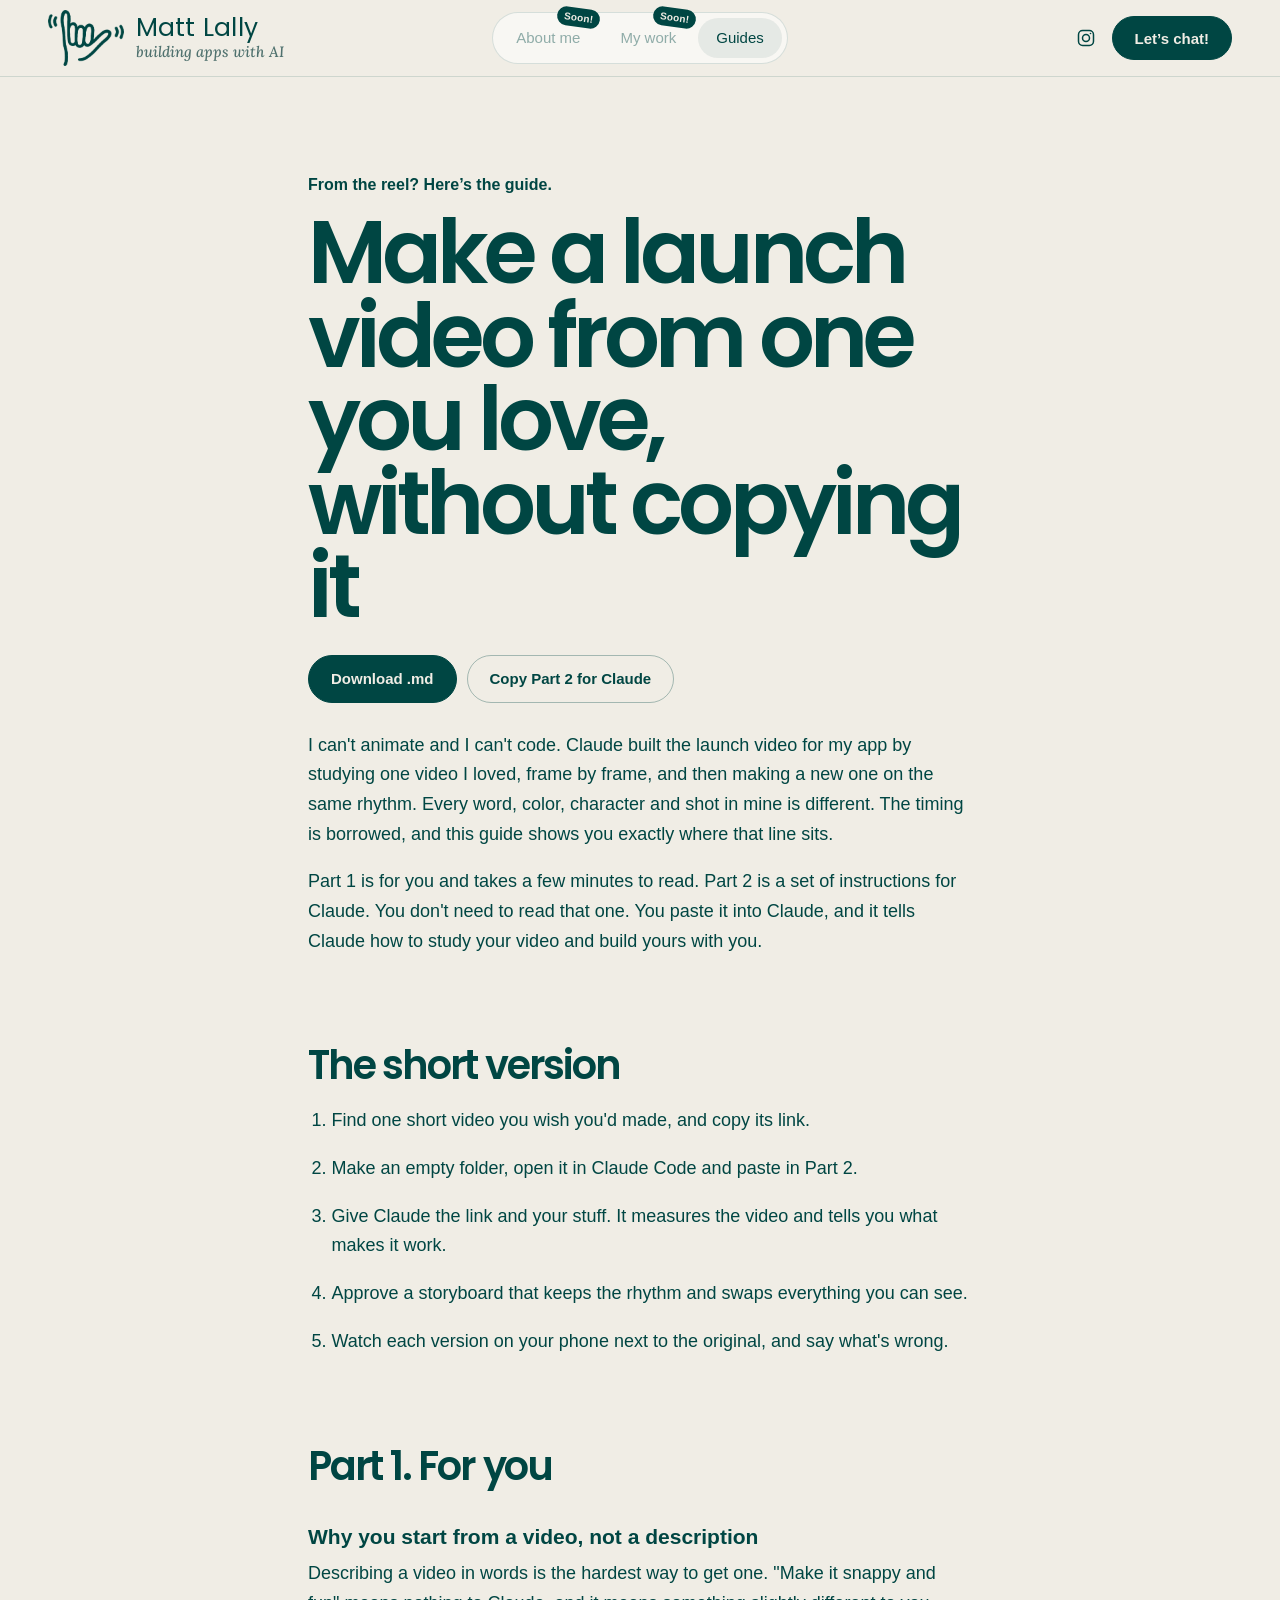
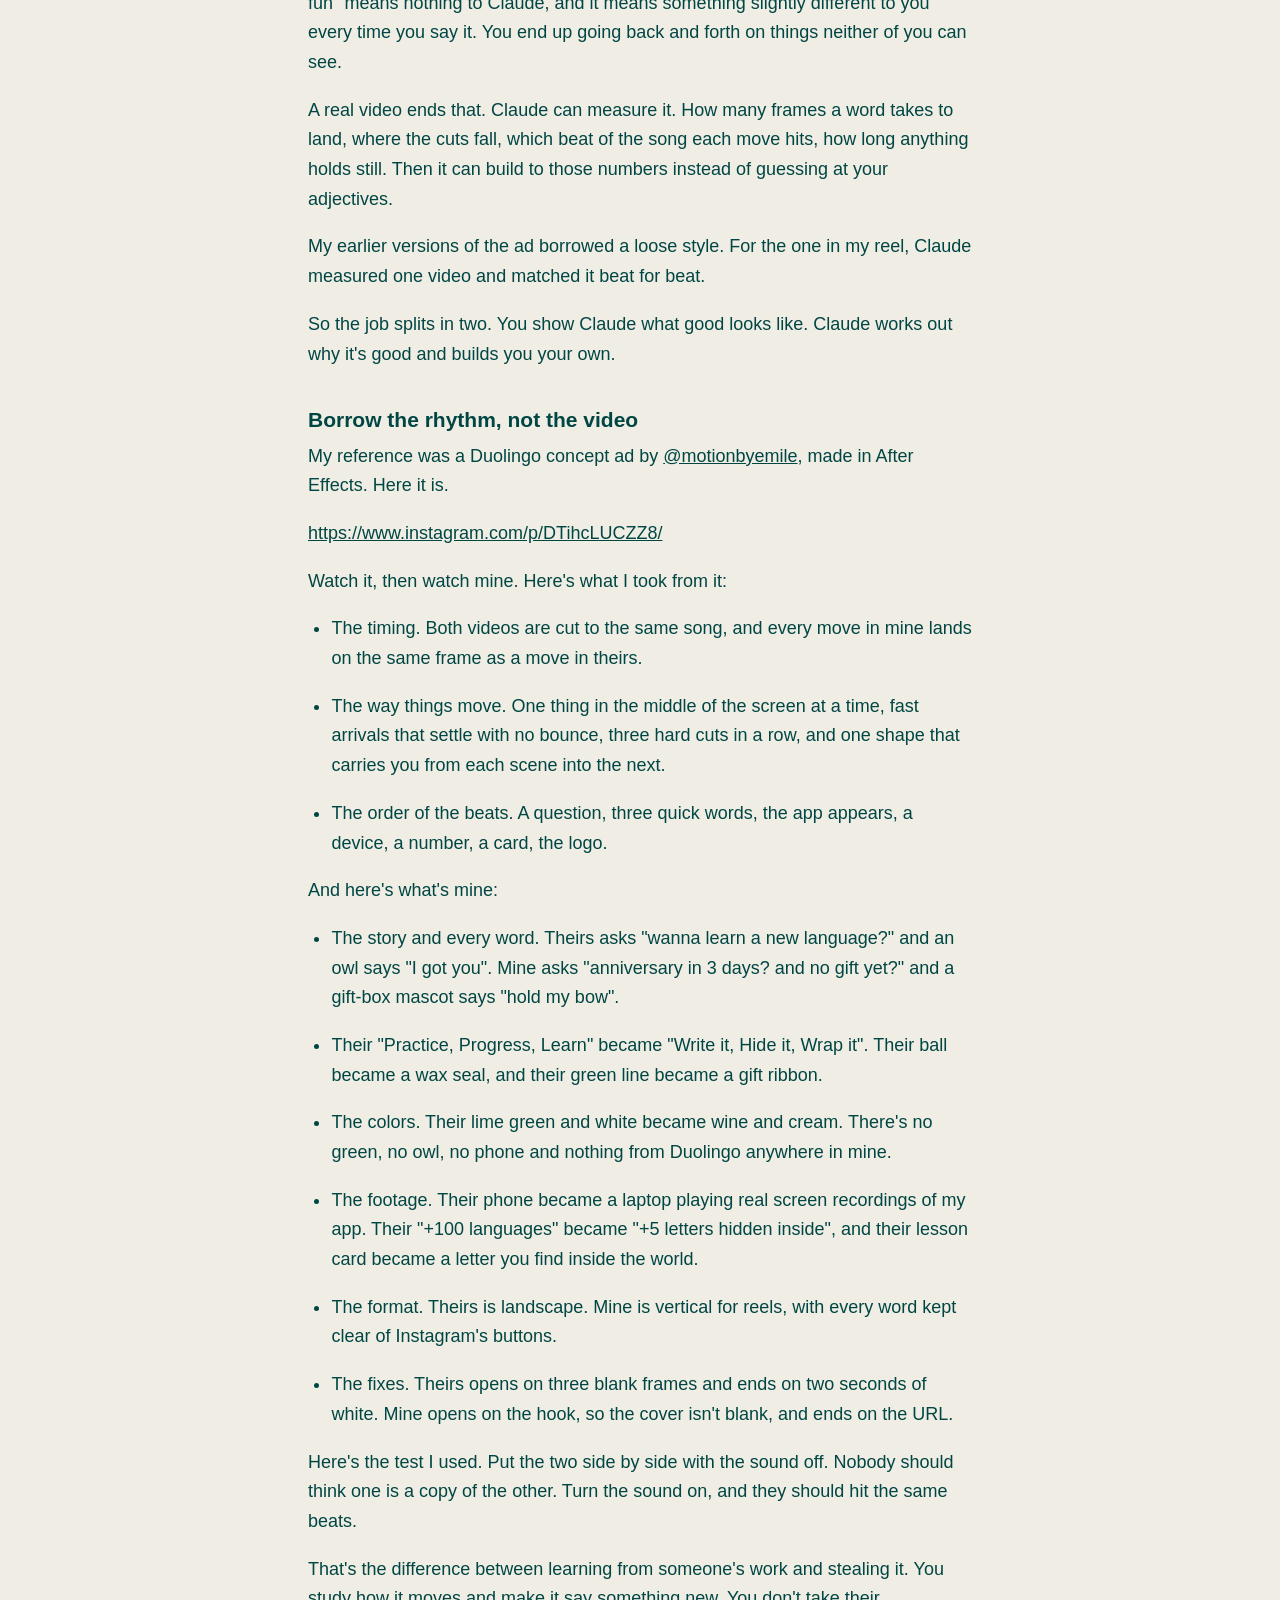
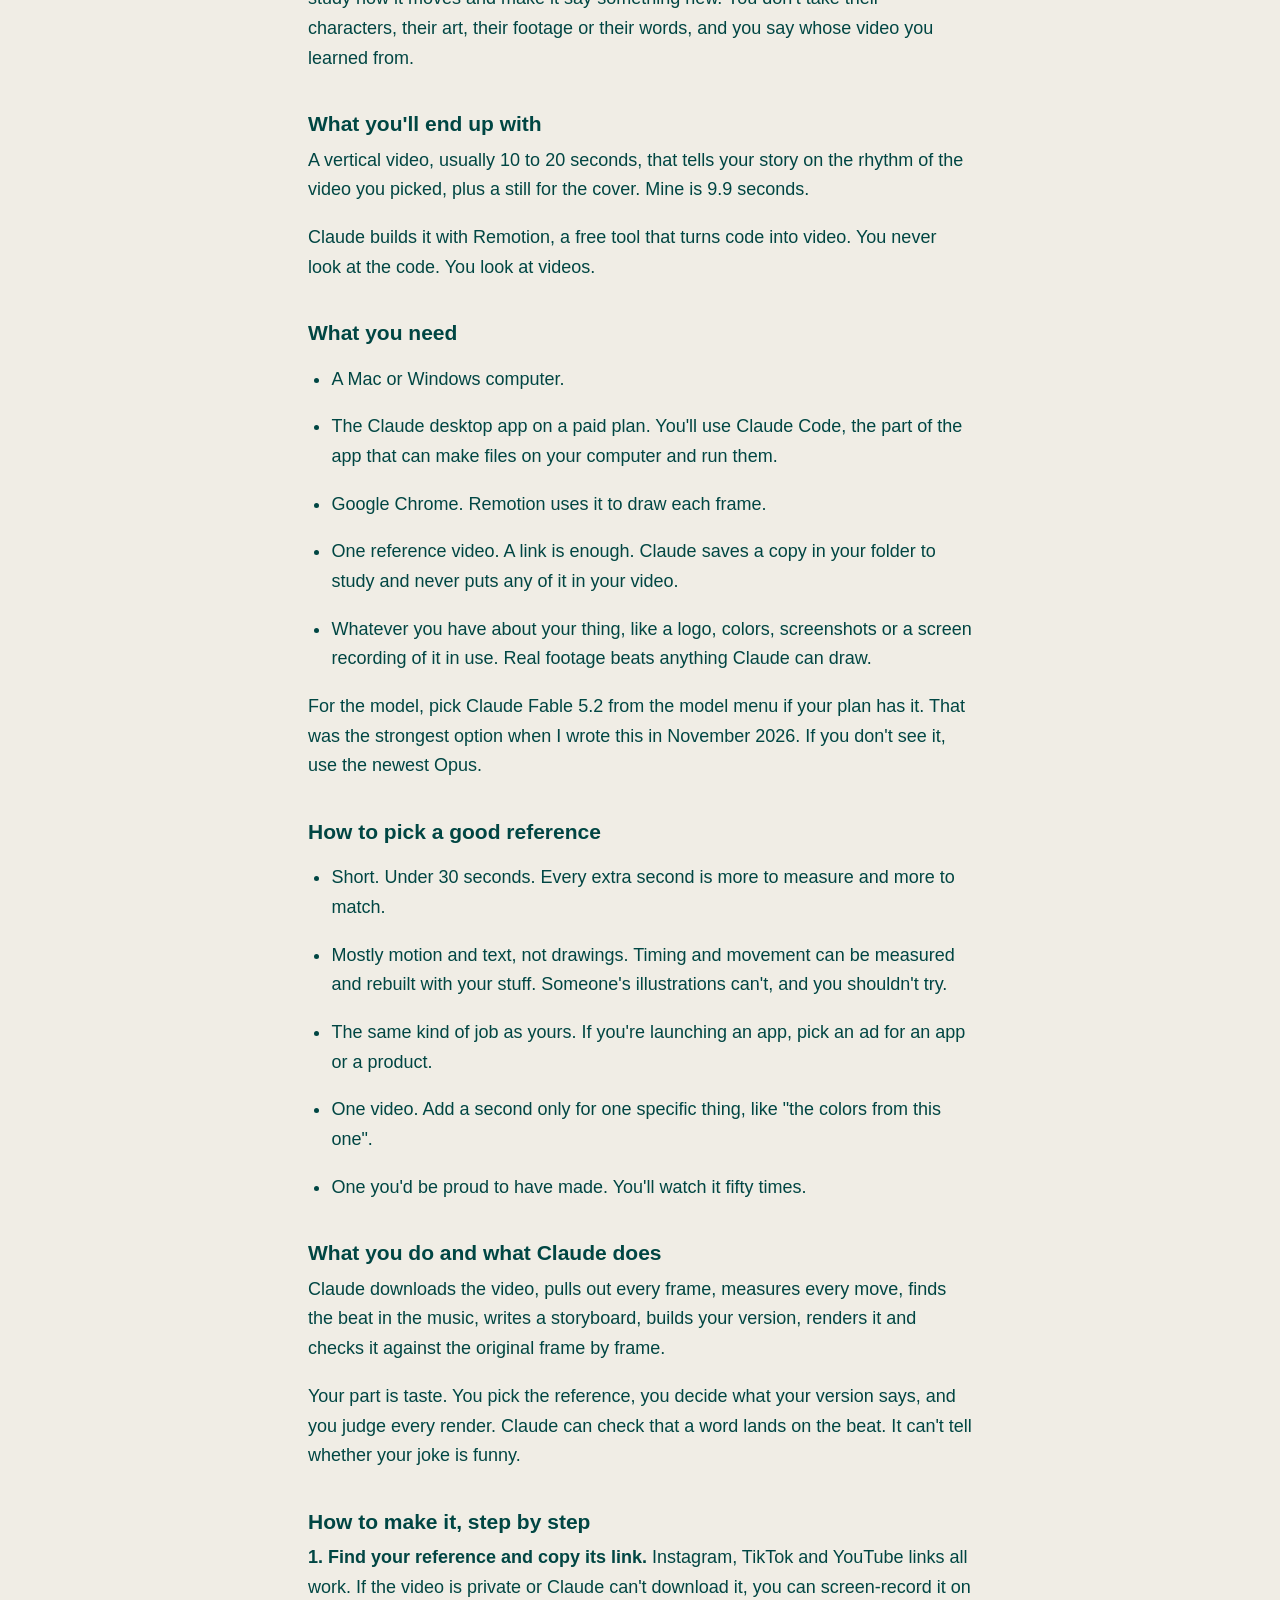
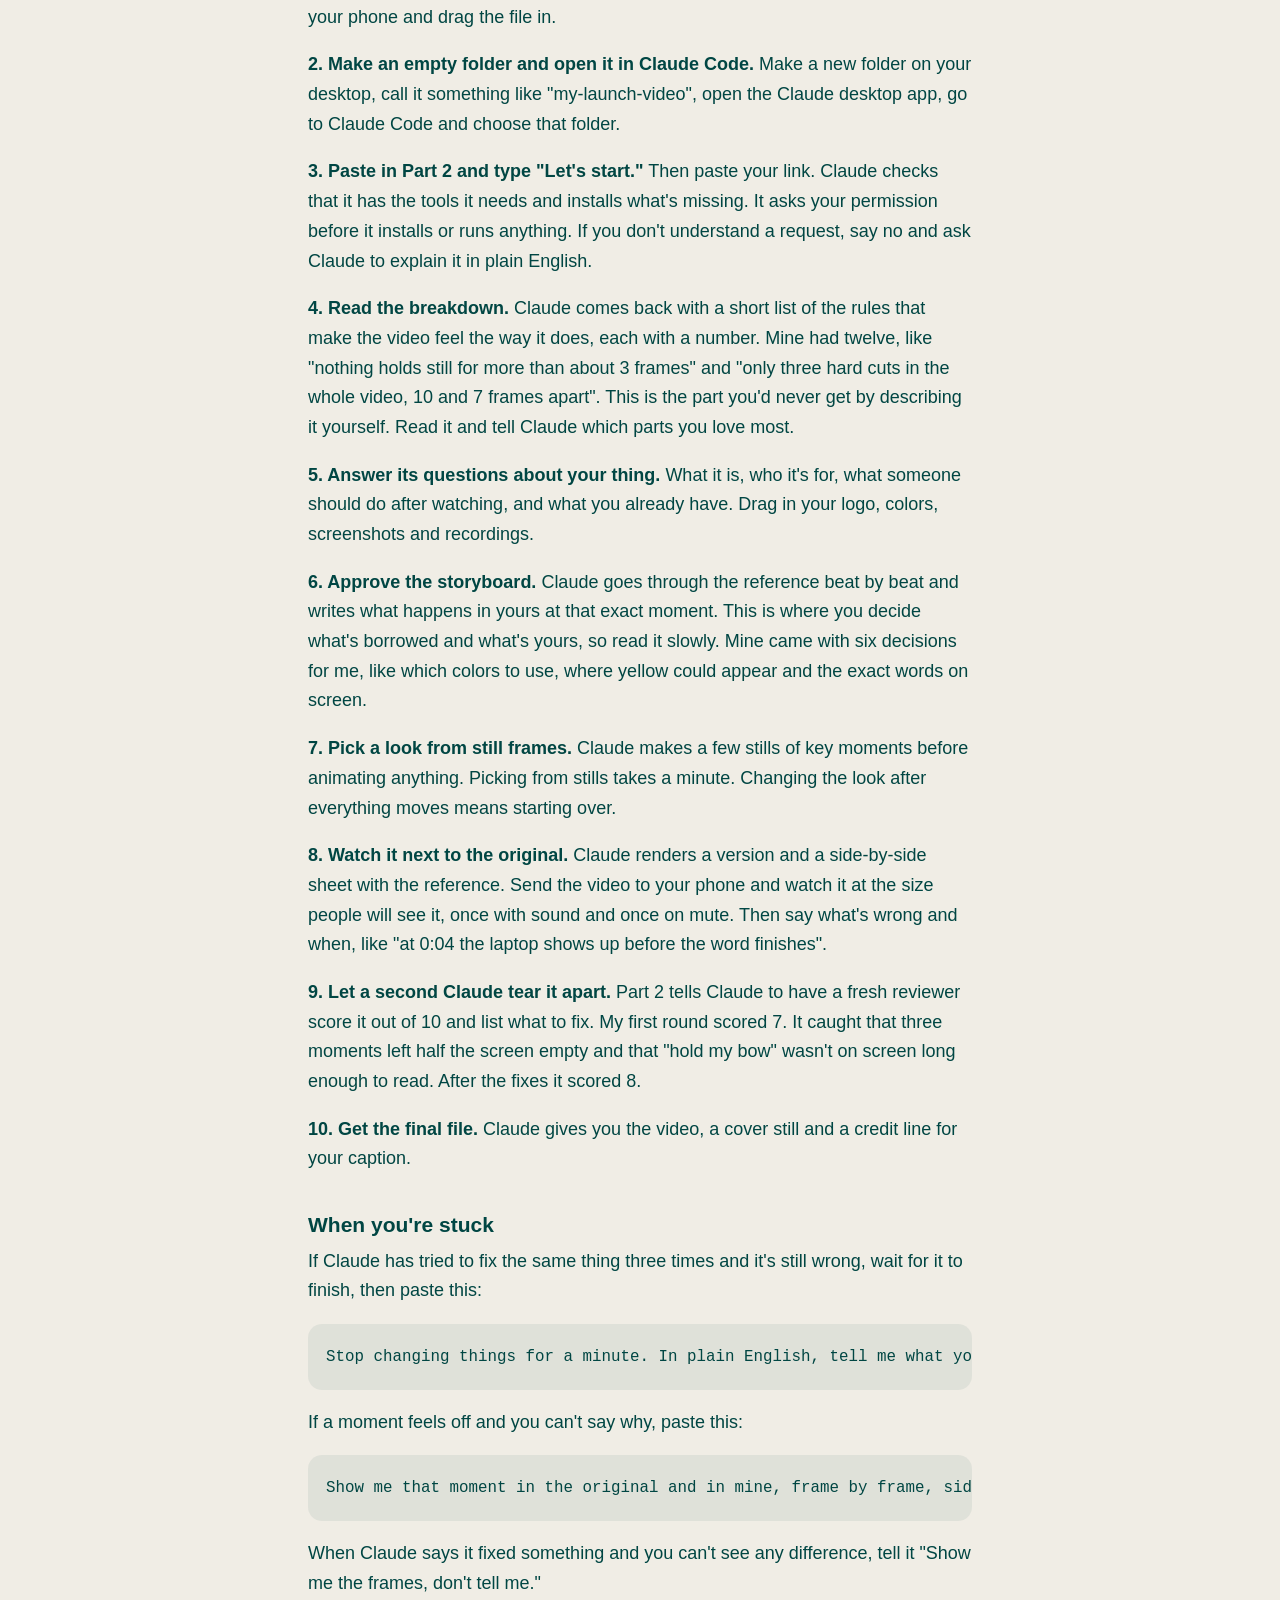
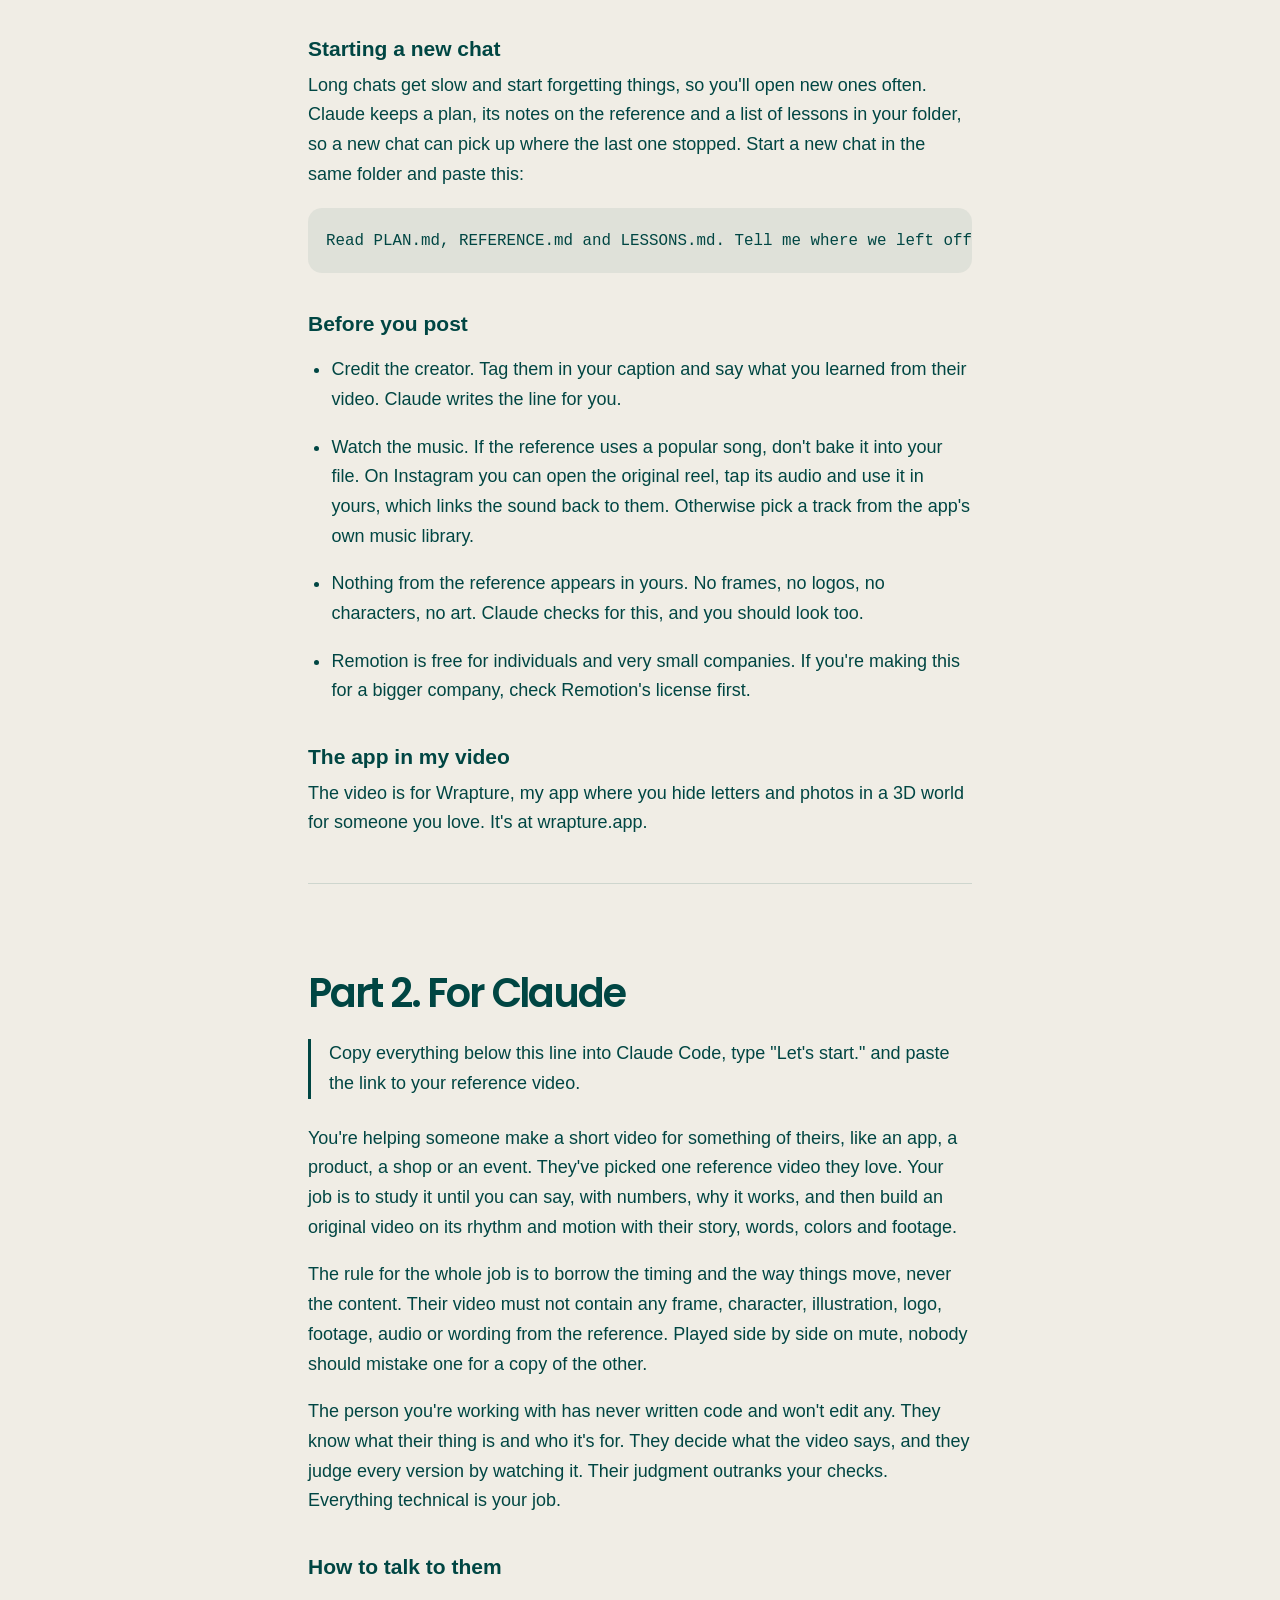
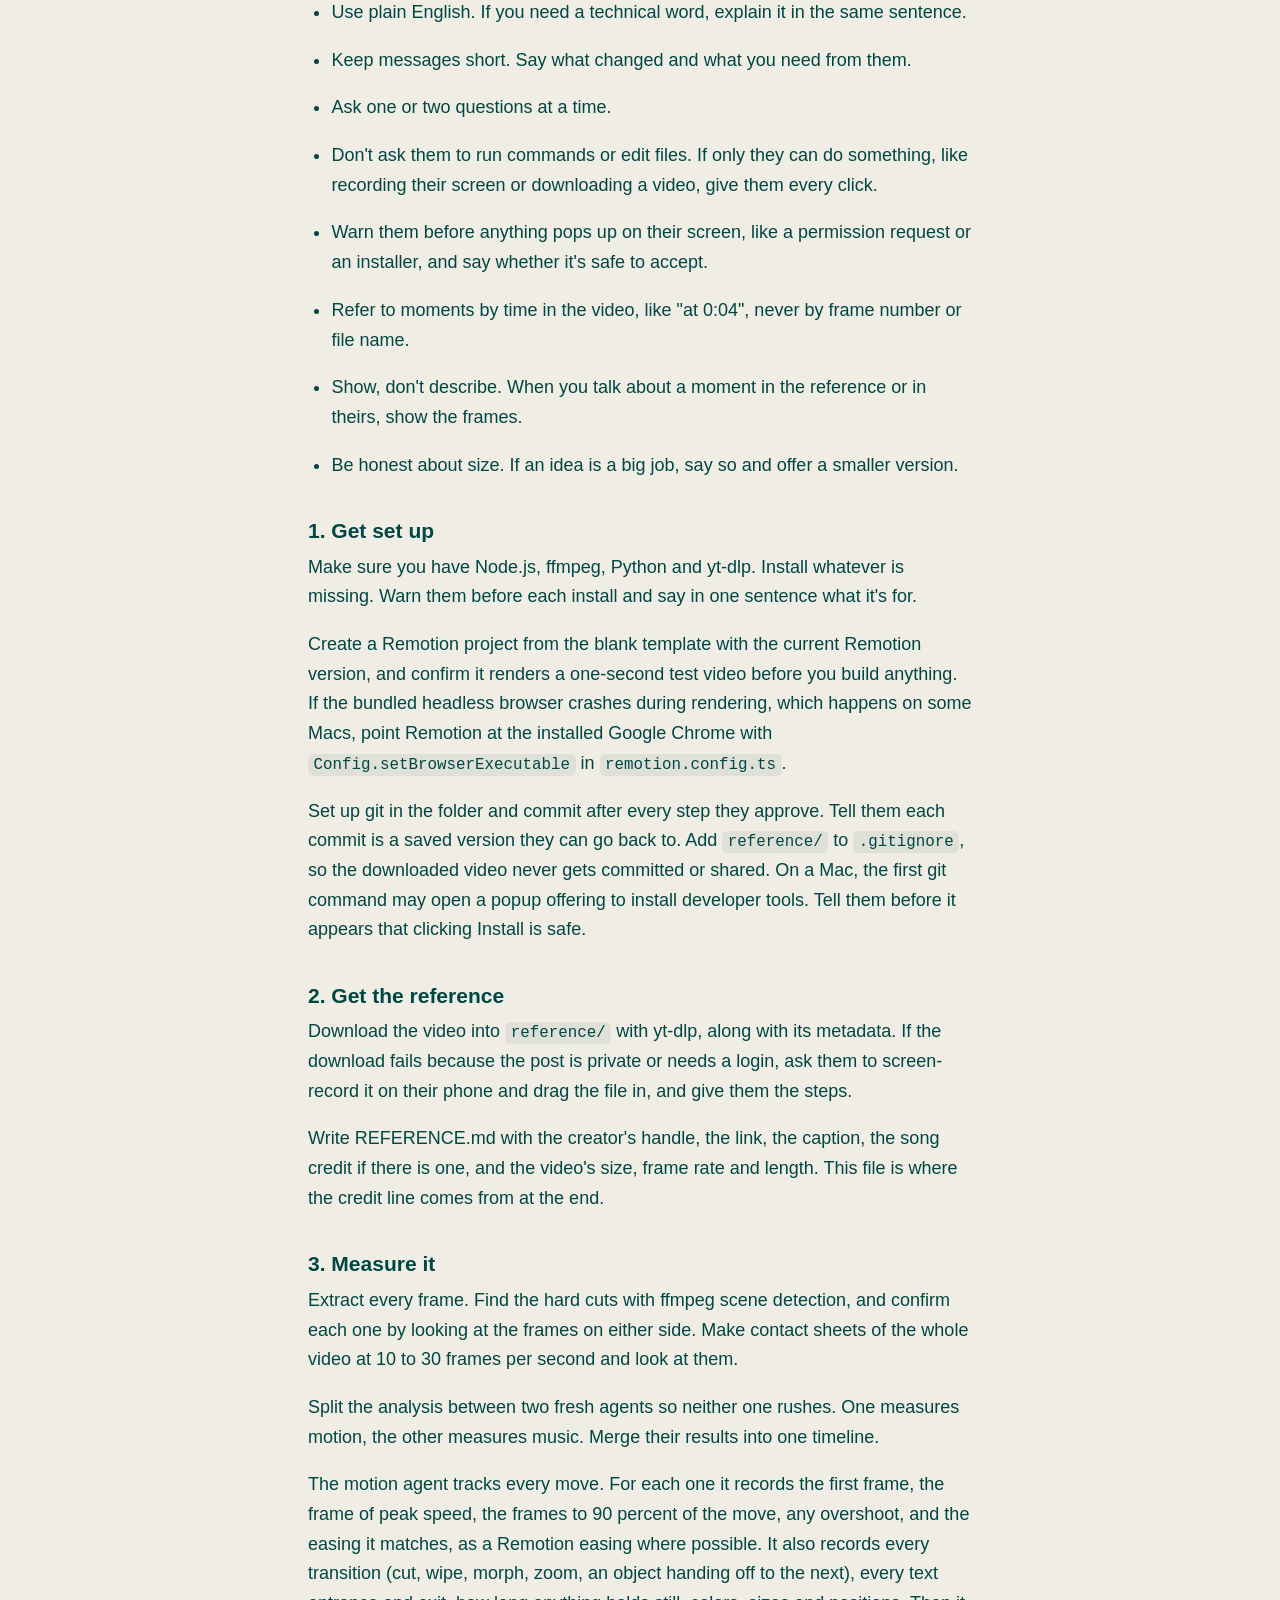
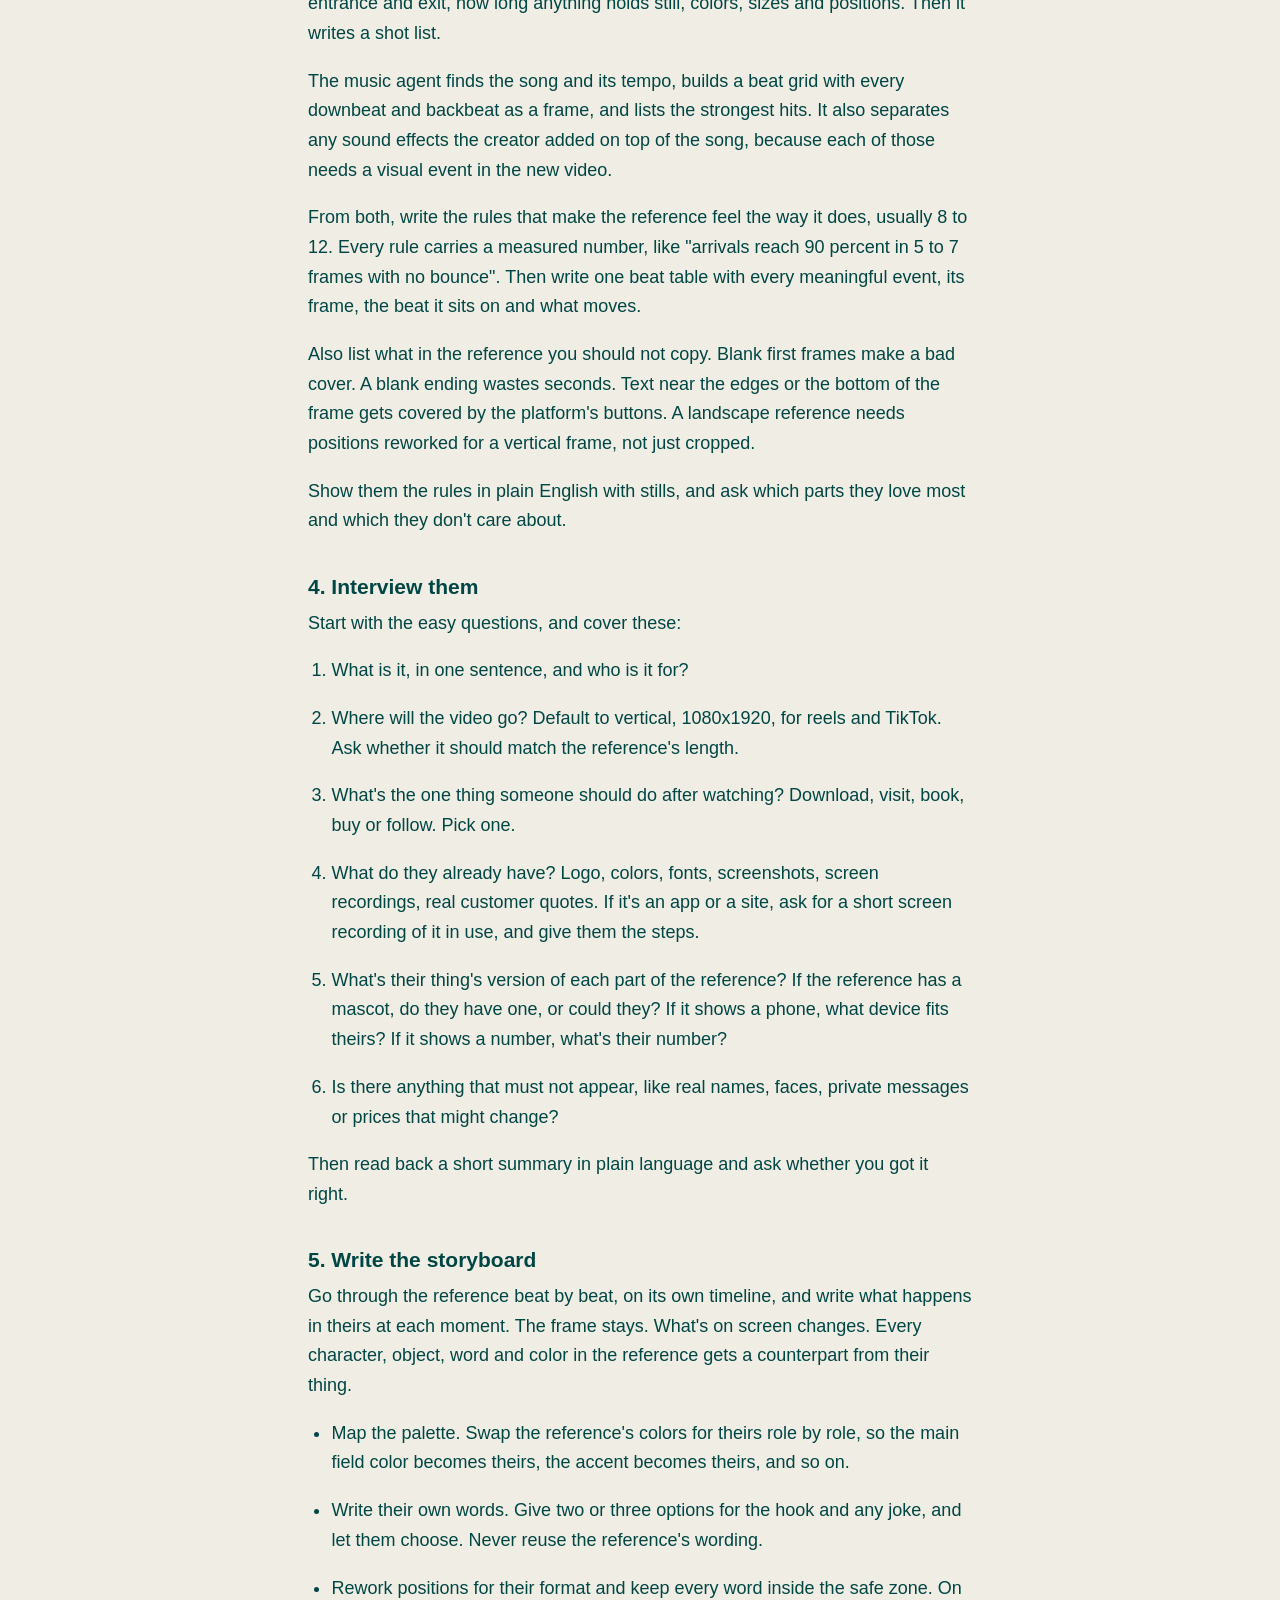
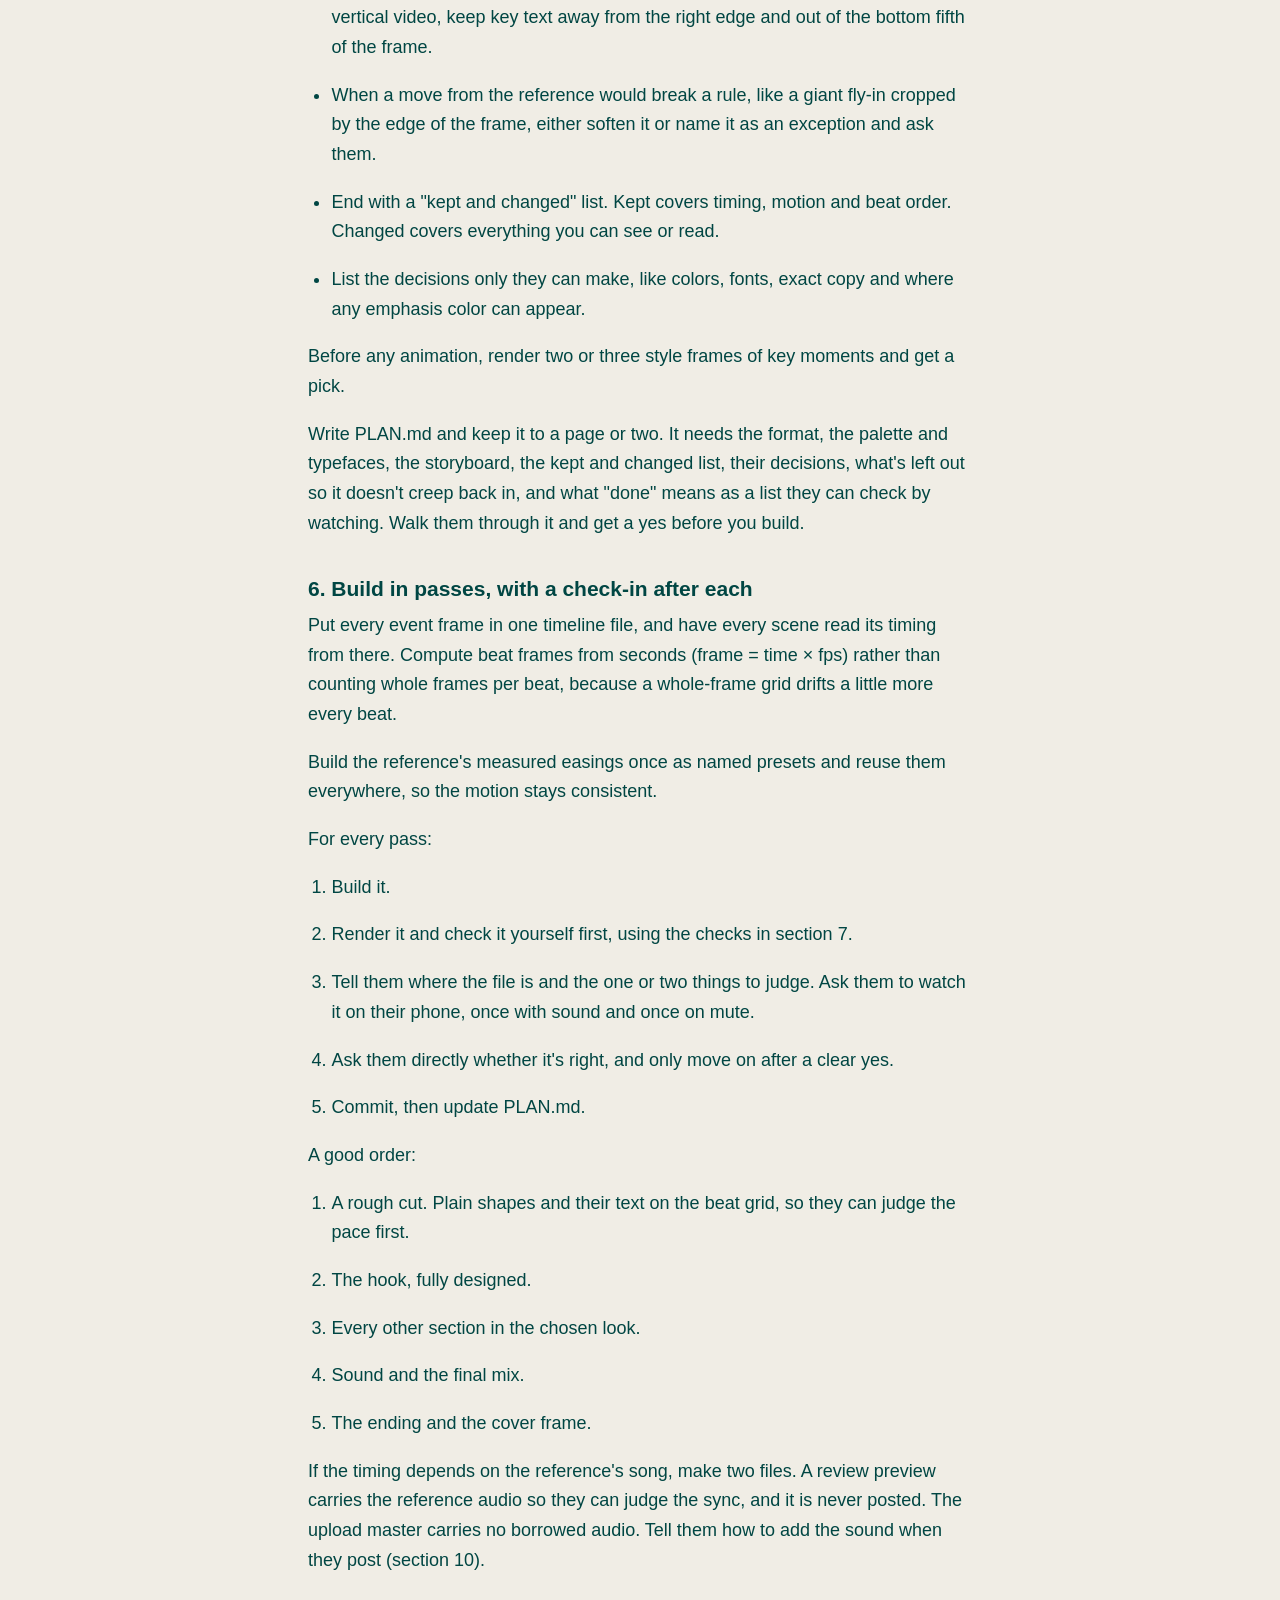
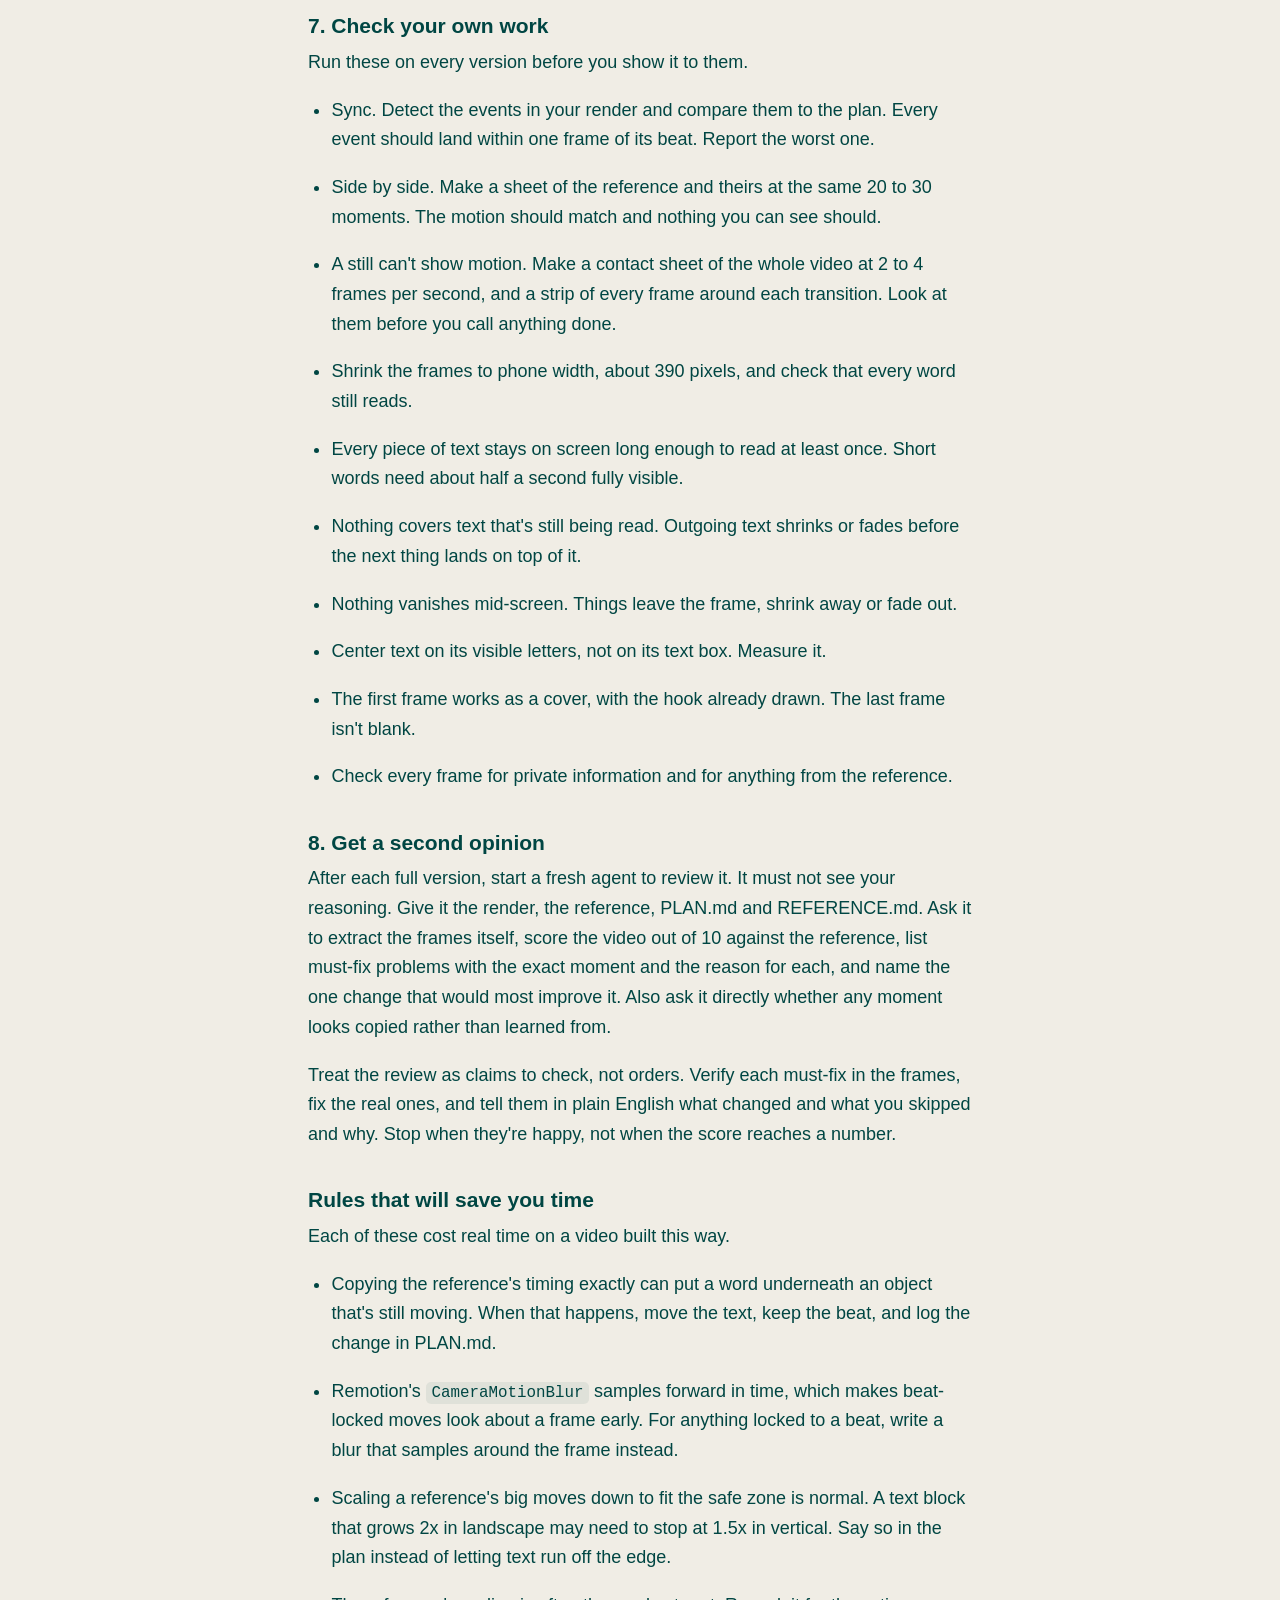
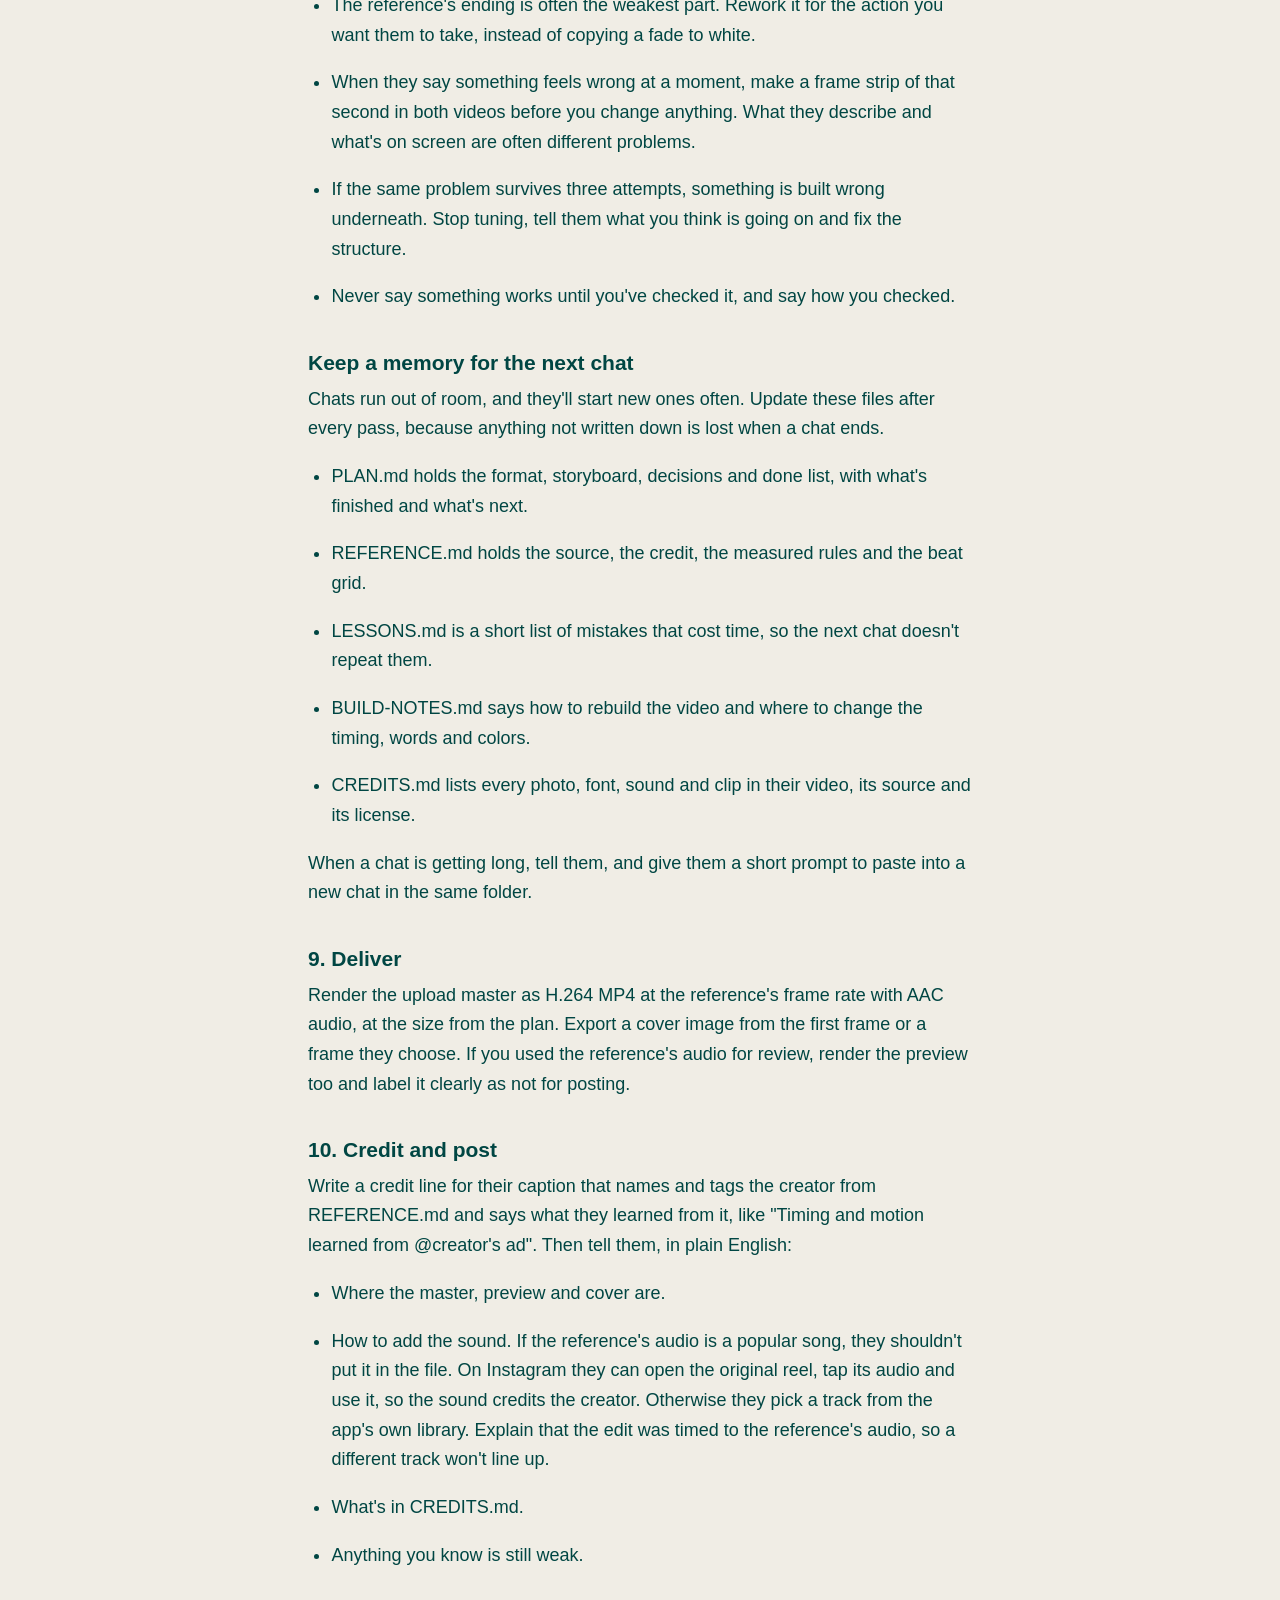
<file: guides/make-a-video-from-one-you-love/index.html>
<!doctype html>
<html lang="en" class="no-js">
<head>
<meta charset="utf-8">
<meta name="viewport" content="width=device-width, initial-scale=1">
<title>Make a launch video from one you love | Matt Lally</title>
<meta name="description" content="I can’t animate and I can’t code. Claude built my app’s launch video by studying one video I loved, frame by frame. Here’s how, with the prompt.">
<link rel="icon" type="image/png" sizes="48x48" href="../../assets/favicon-48.png">
<link rel="icon" type="image/png" sizes="192x192" href="../../assets/favicon-192.png">
<link rel="apple-touch-icon" href="../../assets/apple-touch-icon.png">
<meta property="og:type" content="website">
<meta property="og:site_name" content="Matt Lally">
<meta property="og:title" content="Make a launch video from one you love, without copying it">
<meta property="og:description" content="I can’t animate and I can’t code. Claude built my app’s launch video by studying one video I loved, frame by frame. Here’s how, with the prompt.">
<meta property="og:url" content="https://lallybuilds.com/guides/make-a-video-from-one-you-love/">
<meta property="og:image" content="https://lallybuilds.com/assets/og-guide-launch-video.jpg?v=16d70285">
<meta property="og:image:width" content="1200">
<meta property="og:image:height" content="630">
<meta name="twitter:card" content="summary_large_image">
<link rel="preconnect" href="https://fonts.googleapis.com"><link rel="preconnect" href="https://fonts.gstatic.com" crossorigin>
<link rel="stylesheet" href="https://fonts.googleapis.com/css2?family=Poppins:wght@500;600&family=Lora:ital,wght@1,500&family=Permanent+Marker&display=swap">
<link rel="stylesheet" href="../../assets/base.css">
<link rel="stylesheet" href="../../assets/theme.css">
<script>document.documentElement.classList.replace('no-js','js')</script>
</head>
<body>
<svg width="0" height="0" style="position:absolute" aria-hidden="true" focusable="false"><defs><filter id="boil1" x="-5%" y="-20%" width="110%" height="140%"><feTurbulence type="fractalNoise" baseFrequency="0.035" numOctaves="2" seed="7"/><feDisplacementMap in="SourceGraphic" scale="2.6" xChannelSelector="R" yChannelSelector="G"/></filter><filter id="boil2" x="-5%" y="-20%" width="110%" height="140%"><feTurbulence type="fractalNoise" baseFrequency="0.035" numOctaves="2" seed="14"/><feDisplacementMap in="SourceGraphic" scale="2.6" xChannelSelector="R" yChannelSelector="G"/></filter><filter id="boil3" x="-5%" y="-20%" width="110%" height="140%"><feTurbulence type="fractalNoise" baseFrequency="0.035" numOctaves="2" seed="21"/><feDisplacementMap in="SourceGraphic" scale="2.6" xChannelSelector="R" yChannelSelector="G"/></filter><filter id="oboil1" x="-5%" y="-25%" width="110%" height="150%"><feMorphology in="SourceAlpha" operator="dilate" radius="2.5" result="d"/><feFlood flood-color="#F0EDE5"/><feComposite in2="d" operator="in" result="o"/><feMerge result="m"><feMergeNode in="o"/><feMergeNode in="SourceGraphic"/></feMerge><feTurbulence type="fractalNoise" baseFrequency="0.02" numOctaves="2" seed="5" result="n"/><feDisplacementMap in="m" in2="n" scale="4" xChannelSelector="R" yChannelSelector="G"/></filter><filter id="oboilm1" x="-5%" y="-25%" width="110%" height="150%"><feMorphology in="SourceAlpha" operator="dilate" radius="1.1" result="d"/><feFlood flood-color="#F0EDE5"/><feComposite in2="d" operator="in" result="o"/><feMerge result="m"><feMergeNode in="o"/><feMergeNode in="SourceGraphic"/></feMerge><feTurbulence type="fractalNoise" baseFrequency="0.02" numOctaves="2" seed="5" result="n"/><feDisplacementMap in="m" in2="n" scale="1.8" xChannelSelector="R" yChannelSelector="G"/></filter><filter id="oboil2" x="-5%" y="-25%" width="110%" height="150%"><feMorphology in="SourceAlpha" operator="dilate" radius="2.5" result="d"/><feFlood flood-color="#F0EDE5"/><feComposite in2="d" operator="in" result="o"/><feMerge result="m"><feMergeNode in="o"/><feMergeNode in="SourceGraphic"/></feMerge><feTurbulence type="fractalNoise" baseFrequency="0.02" numOctaves="2" seed="10" result="n"/><feDisplacementMap in="m" in2="n" scale="4" xChannelSelector="R" yChannelSelector="G"/></filter><filter id="oboilm2" x="-5%" y="-25%" width="110%" height="150%"><feMorphology in="SourceAlpha" operator="dilate" radius="1.1" result="d"/><feFlood flood-color="#F0EDE5"/><feComposite in2="d" operator="in" result="o"/><feMerge result="m"><feMergeNode in="o"/><feMergeNode in="SourceGraphic"/></feMerge><feTurbulence type="fractalNoise" baseFrequency="0.02" numOctaves="2" seed="10" result="n"/><feDisplacementMap in="m" in2="n" scale="1.8" xChannelSelector="R" yChannelSelector="G"/></filter><filter id="oboil3" x="-5%" y="-25%" width="110%" height="150%"><feMorphology in="SourceAlpha" operator="dilate" radius="2.5" result="d"/><feFlood flood-color="#F0EDE5"/><feComposite in2="d" operator="in" result="o"/><feMerge result="m"><feMergeNode in="o"/><feMergeNode in="SourceGraphic"/></feMerge><feTurbulence type="fractalNoise" baseFrequency="0.02" numOctaves="2" seed="15" result="n"/><feDisplacementMap in="m" in2="n" scale="4" xChannelSelector="R" yChannelSelector="G"/></filter><filter id="oboilm3" x="-5%" y="-25%" width="110%" height="150%"><feMorphology in="SourceAlpha" operator="dilate" radius="1.1" result="d"/><feFlood flood-color="#F0EDE5"/><feComposite in2="d" operator="in" result="o"/><feMerge result="m"><feMergeNode in="o"/><feMergeNode in="SourceGraphic"/></feMerge><feTurbulence type="fractalNoise" baseFrequency="0.02" numOctaves="2" seed="15" result="n"/><feDisplacementMap in="m" in2="n" scale="1.8" xChannelSelector="R" yChannelSelector="G"/></filter></defs></svg>
<header class="nav">
  <div class="nav__inner">
    <a class="logo" href="../../index.html"><img src="../../assets/logo-shaka.png" alt="" width="76" height="56"><span class="logo__text"><span class="logo__name">Matt Lally</span><span class="logo__tag">building apps with AI</span></span></a>
    <nav aria-label="Main" id="main-menu">
      <ul class="links">
        <li class="is-soon"><span class="soon" aria-disabled="true">About me<span class="sr-only"> (coming soon)</span></span></li>
        <li class="is-soon"><span class="soon" aria-disabled="true">My work<span class="sr-only"> (coming soon)</span></span></li>
        <li><a href="../../guides/index.html" aria-current="page">Guides</a></li>
        <li class="only-mobile"><a class="btn" href="../../contact/index.html">Let’s chat!</a></li>
      </ul>
    </nav>
    <div class="right">
      <a class="icon" href="https://www.instagram.com/lallybuilds/" target="_blank" rel="noopener" aria-label="Instagram"><svg viewBox="0 0 24 24" fill="none" stroke="currentColor" stroke-width="1.8" aria-hidden="true"><rect x="3" y="3" width="18" height="18" rx="5"/><circle cx="12" cy="12" r="4.2"/><circle cx="17.4" cy="6.6" r="1" fill="currentColor" stroke="none"/></svg></a>
      <a class="btn" href="../../contact/index.html">Let’s chat!</a>
      <button class="icon menu-btn" type="button" aria-expanded="false" aria-controls="main-menu" aria-label="Menu"><svg viewBox="0 0 24 24" fill="none" stroke="currentColor" stroke-width="1.8" stroke-linecap="round" aria-hidden="true"><path class="m1" d="M4 7h16"/><path class="m2" d="M4 12h16"/><path class="m3" d="M4 17h16"/></svg></button>
    </div>
  </div>
</header>
<main class="page">
  <p class="from-reel">From the reel? Here’s the guide.</p>
  <h1>Make a launch video from one you love, without copying it</h1>
  <div class="actions">
    <a class="btn" href="make-a-video-from-one-you-love.md" download>Download .md</a>
    <button class="btn btn--ghost" type="button" data-copy-part2>Copy Part 2 for Claude</button>
  </div>
  <p class="copied" role="status" aria-live="polite"></p>
  <article class="article">
<p>I can&#39;t animate and I can&#39;t code. Claude built the launch video for my app by studying one video I loved, frame by frame, and then making a new one on the same rhythm. Every word, color, character and shot in mine is different. The timing is borrowed, and this guide shows you exactly where that line sits.</p>
<p>Part 1 is for you and takes a few minutes to read. Part 2 is a set of instructions for Claude. You don&#39;t need to read that one. You paste it into Claude, and it tells Claude how to study your video and build yours with you.</p>
<h2>The short version</h2>
<ol>
<li>Find one short video you wish you&#39;d made, and copy its link.</li>
<li>Make an empty folder, open it in Claude Code and paste in Part 2.</li>
<li>Give Claude the link and your stuff. It measures the video and tells you what makes it work.</li>
<li>Approve a storyboard that keeps the rhythm and swaps everything you can see.</li>
<li>Watch each version on your phone next to the original, and say what&#39;s wrong.</li>
</ol>
<h2>Part 1. For you</h2>
<h3>Why you start from a video, not a description</h3>
<p>Describing a video in words is the hardest way to get one. &quot;Make it snappy and fun&quot; means nothing to Claude, and it means something slightly different to you every time you say it. You end up going back and forth on things neither of you can see.</p>
<p>A real video ends that. Claude can measure it. How many frames a word takes to land, where the cuts fall, which beat of the song each move hits, how long anything holds still. Then it can build to those numbers instead of guessing at your adjectives.</p>
<p>My earlier versions of the ad borrowed a loose style. For the one in my reel, Claude measured one video and matched it beat for beat.</p>
<p>So the job splits in two. You show Claude what good looks like. Claude works out why it&#39;s good and builds you your own.</p>
<h3>Borrow the rhythm, not the video</h3>
<p>My reference was a Duolingo concept ad by <a href="https://www.instagram.com/motionbyemile/">@motionbyemile</a>, made in After Effects. Here it is.</p>
<p><a href="https://www.instagram.com/p/DTihcLUCZZ8/">https://www.instagram.com/p/DTihcLUCZZ8/</a></p>
<p>Watch it, then watch mine. Here&#39;s what I took from it:</p>
<ul>
<li>The timing. Both videos are cut to the same song, and every move in mine lands on the same frame as a move in theirs.</li>
<li>The way things move. One thing in the middle of the screen at a time, fast arrivals that settle with no bounce, three hard cuts in a row, and one shape that carries you from each scene into the next.</li>
<li>The order of the beats. A question, three quick words, the app appears, a device, a number, a card, the logo.</li>
</ul>
<p>And here&#39;s what&#39;s mine:</p>
<ul>
<li>The story and every word. Theirs asks &quot;wanna learn a new language?&quot; and an owl says &quot;I got you&quot;. Mine asks &quot;anniversary in 3 days? and no gift yet?&quot; and a gift-box mascot says &quot;hold my bow&quot;.</li>
<li>Their &quot;Practice, Progress, Learn&quot; became &quot;Write it, Hide it, Wrap it&quot;. Their ball became a wax seal, and their green line became a gift ribbon.</li>
<li>The colors. Their lime green and white became wine and cream. There&#39;s no green, no owl, no phone and nothing from Duolingo anywhere in mine.</li>
<li>The footage. Their phone became a laptop playing real screen recordings of my app. Their &quot;+100 languages&quot; became &quot;+5 letters hidden inside&quot;, and their lesson card became a letter you find inside the world.</li>
<li>The format. Theirs is landscape. Mine is vertical for reels, with every word kept clear of Instagram&#39;s buttons.</li>
<li>The fixes. Theirs opens on three blank frames and ends on two seconds of white. Mine opens on the hook, so the cover isn&#39;t blank, and ends on the URL.</li>
</ul>
<p>Here&#39;s the test I used. Put the two side by side with the sound off. Nobody should think one is a copy of the other. Turn the sound on, and they should hit the same beats.</p>
<p>That&#39;s the difference between learning from someone&#39;s work and stealing it. You study how it moves and make it say something new. You don&#39;t take their characters, their art, their footage or their words, and you say whose video you learned from.</p>
<h3>What you&#39;ll end up with</h3>
<p>A vertical video, usually 10 to 20 seconds, that tells your story on the rhythm of the video you picked, plus a still for the cover. Mine is 9.9 seconds.</p>
<p>Claude builds it with Remotion, a free tool that turns code into video. You never look at the code. You look at videos.</p>
<h3>What you need</h3>
<ul>
<li>A Mac or Windows computer.</li>
<li>The Claude desktop app on a paid plan. You&#39;ll use Claude Code, the part of the app that can make files on your computer and run them.</li>
<li>Google Chrome. Remotion uses it to draw each frame.</li>
<li>One reference video. A link is enough. Claude saves a copy in your folder to study and never puts any of it in your video.</li>
<li>Whatever you have about your thing, like a logo, colors, screenshots or a screen recording of it in use. Real footage beats anything Claude can draw.</li>
</ul>
<p>For the model, pick Claude Fable 5.2 from the model menu if your plan has it. That was the strongest option when I wrote this in November 2026. If you don&#39;t see it, use the newest Opus.</p>
<h3>How to pick a good reference</h3>
<ul>
<li>Short. Under 30 seconds. Every extra second is more to measure and more to match.</li>
<li>Mostly motion and text, not drawings. Timing and movement can be measured and rebuilt with your stuff. Someone&#39;s illustrations can&#39;t, and you shouldn&#39;t try.</li>
<li>The same kind of job as yours. If you&#39;re launching an app, pick an ad for an app or a product.</li>
<li>One video. Add a second only for one specific thing, like &quot;the colors from this one&quot;.</li>
<li>One you&#39;d be proud to have made. You&#39;ll watch it fifty times.</li>
</ul>
<h3>What you do and what Claude does</h3>
<p>Claude downloads the video, pulls out every frame, measures every move, finds the beat in the music, writes a storyboard, builds your version, renders it and checks it against the original frame by frame.</p>
<p>Your part is taste. You pick the reference, you decide what your version says, and you judge every render. Claude can check that a word lands on the beat. It can&#39;t tell whether your joke is funny.</p>
<h3>How to make it, step by step</h3>
<p><strong>1. Find your reference and copy its link.</strong> Instagram, TikTok and YouTube links all work. If the video is private or Claude can&#39;t download it, you can screen-record it on your phone and drag the file in.</p>
<p><strong>2. Make an empty folder and open it in Claude Code.</strong> Make a new folder on your desktop, call it something like &quot;my-launch-video&quot;, open the Claude desktop app, go to Claude Code and choose that folder.</p>
<p><strong>3. Paste in Part 2 and type &quot;Let&#39;s start.&quot;</strong> Then paste your link. Claude checks that it has the tools it needs and installs what&#39;s missing. It asks your permission before it installs or runs anything. If you don&#39;t understand a request, say no and ask Claude to explain it in plain English.</p>
<p><strong>4. Read the breakdown.</strong> Claude comes back with a short list of the rules that make the video feel the way it does, each with a number. Mine had twelve, like &quot;nothing holds still for more than about 3 frames&quot; and &quot;only three hard cuts in the whole video, 10 and 7 frames apart&quot;. This is the part you&#39;d never get by describing it yourself. Read it and tell Claude which parts you love most.</p>
<p><strong>5. Answer its questions about your thing.</strong> What it is, who it&#39;s for, what someone should do after watching, and what you already have. Drag in your logo, colors, screenshots and recordings.</p>
<p><strong>6. Approve the storyboard.</strong> Claude goes through the reference beat by beat and writes what happens in yours at that exact moment. This is where you decide what&#39;s borrowed and what&#39;s yours, so read it slowly. Mine came with six decisions for me, like which colors to use, where yellow could appear and the exact words on screen.</p>
<p><strong>7. Pick a look from still frames.</strong> Claude makes a few stills of key moments before animating anything. Picking from stills takes a minute. Changing the look after everything moves means starting over.</p>
<p><strong>8. Watch it next to the original.</strong> Claude renders a version and a side-by-side sheet with the reference. Send the video to your phone and watch it at the size people will see it, once with sound and once on mute. Then say what&#39;s wrong and when, like &quot;at 0:04 the laptop shows up before the word finishes&quot;.</p>
<p><strong>9. Let a second Claude tear it apart.</strong> Part 2 tells Claude to have a fresh reviewer score it out of 10 and list what to fix. My first round scored 7. It caught that three moments left half the screen empty and that &quot;hold my bow&quot; wasn&#39;t on screen long enough to read. After the fixes it scored 8.</p>
<p><strong>10. Get the final file.</strong> Claude gives you the video, a cover still and a credit line for your caption.</p>
<h3>When you&#39;re stuck</h3>
<p>If Claude has tried to fix the same thing three times and it&#39;s still wrong, wait for it to finish, then paste this:</p>
<pre><code>Stop changing things for a minute. In plain English, tell me what you think is causing this, how you&#39;ll check, and what you&#39;ll try first. Don&#39;t edit anything until I say go.
</code></pre>
<p>If a moment feels off and you can&#39;t say why, paste this:</p>
<pre><code>Show me that moment in the original and in mine, frame by frame, side by side. Tell me what&#39;s different before you change anything.
</code></pre>
<p>When Claude says it fixed something and you can&#39;t see any difference, tell it &quot;Show me the frames, don&#39;t tell me.&quot;</p>
<h3>Starting a new chat</h3>
<p>Long chats get slow and start forgetting things, so you&#39;ll open new ones often. Claude keeps a plan, its notes on the reference and a list of lessons in your folder, so a new chat can pick up where the last one stopped. Start a new chat in the same folder and paste this:</p>
<pre><code>Read PLAN.md, REFERENCE.md and LESSONS.md. Tell me where we left off and what&#39;s next, then wait for me.
</code></pre>
<h3>Before you post</h3>
<ul>
<li>Credit the creator. Tag them in your caption and say what you learned from their video. Claude writes the line for you.</li>
<li>Watch the music. If the reference uses a popular song, don&#39;t bake it into your file. On Instagram you can open the original reel, tap its audio and use it in yours, which links the sound back to them. Otherwise pick a track from the app&#39;s own music library.</li>
<li>Nothing from the reference appears in yours. No frames, no logos, no characters, no art. Claude checks for this, and you should look too.</li>
<li>Remotion is free for individuals and very small companies. If you&#39;re making this for a bigger company, check Remotion&#39;s license first.</li>
</ul>
<h3>The app in my video</h3>
<p>The video is for Wrapture, my app where you hide letters and photos in a 3D world for someone you love. It&#39;s at wrapture.app.</p>
<hr>
<h2>Part 2. For Claude</h2>
<blockquote>
<p>Copy everything below this line into Claude Code, type &quot;Let&#39;s start.&quot; and paste the link to your reference video.</p>
</blockquote>
<p>You&#39;re helping someone make a short video for something of theirs, like an app, a product, a shop or an event. They&#39;ve picked one reference video they love. Your job is to study it until you can say, with numbers, why it works, and then build an original video on its rhythm and motion with their story, words, colors and footage.</p>
<p>The rule for the whole job is to borrow the timing and the way things move, never the content. Their video must not contain any frame, character, illustration, logo, footage, audio or wording from the reference. Played side by side on mute, nobody should mistake one for a copy of the other.</p>
<p>The person you&#39;re working with has never written code and won&#39;t edit any. They know what their thing is and who it&#39;s for. They decide what the video says, and they judge every version by watching it. Their judgment outranks your checks. Everything technical is your job.</p>
<h3>How to talk to them</h3>
<ul>
<li>Use plain English. If you need a technical word, explain it in the same sentence.</li>
<li>Keep messages short. Say what changed and what you need from them.</li>
<li>Ask one or two questions at a time.</li>
<li>Don&#39;t ask them to run commands or edit files. If only they can do something, like recording their screen or downloading a video, give them every click.</li>
<li>Warn them before anything pops up on their screen, like a permission request or an installer, and say whether it&#39;s safe to accept.</li>
<li>Refer to moments by time in the video, like &quot;at 0:04&quot;, never by frame number or file name.</li>
<li>Show, don&#39;t describe. When you talk about a moment in the reference or in theirs, show the frames.</li>
<li>Be honest about size. If an idea is a big job, say so and offer a smaller version.</li>
</ul>
<h3>1. Get set up</h3>
<p>Make sure you have Node.js, ffmpeg, Python and yt-dlp. Install whatever is missing. Warn them before each install and say in one sentence what it&#39;s for.</p>
<p>Create a Remotion project from the blank template with the current Remotion version, and confirm it renders a one-second test video before you build anything. If the bundled headless browser crashes during rendering, which happens on some Macs, point Remotion at the installed Google Chrome with <code>Config.setBrowserExecutable</code> in <code>remotion.config.ts</code>.</p>
<p>Set up git in the folder and commit after every step they approve. Tell them each commit is a saved version they can go back to. Add <code>reference/</code> to <code>.gitignore</code>, so the downloaded video never gets committed or shared. On a Mac, the first git command may open a popup offering to install developer tools. Tell them before it appears that clicking Install is safe.</p>
<h3>2. Get the reference</h3>
<p>Download the video into <code>reference/</code> with yt-dlp, along with its metadata. If the download fails because the post is private or needs a login, ask them to screen-record it on their phone and drag the file in, and give them the steps.</p>
<p>Write REFERENCE.md with the creator&#39;s handle, the link, the caption, the song credit if there is one, and the video&#39;s size, frame rate and length. This file is where the credit line comes from at the end.</p>
<h3>3. Measure it</h3>
<p>Extract every frame. Find the hard cuts with ffmpeg scene detection, and confirm each one by looking at the frames on either side. Make contact sheets of the whole video at 10 to 30 frames per second and look at them.</p>
<p>Split the analysis between two fresh agents so neither one rushes. One measures motion, the other measures music. Merge their results into one timeline.</p>
<p>The motion agent tracks every move. For each one it records the first frame, the frame of peak speed, the frames to 90 percent of the move, any overshoot, and the easing it matches, as a Remotion easing where possible. It also records every transition (cut, wipe, morph, zoom, an object handing off to the next), every text entrance and exit, how long anything holds still, colors, sizes and positions. Then it writes a shot list.</p>
<p>The music agent finds the song and its tempo, builds a beat grid with every downbeat and backbeat as a frame, and lists the strongest hits. It also separates any sound effects the creator added on top of the song, because each of those needs a visual event in the new video.</p>
<p>From both, write the rules that make the reference feel the way it does, usually 8 to 12. Every rule carries a measured number, like &quot;arrivals reach 90 percent in 5 to 7 frames with no bounce&quot;. Then write one beat table with every meaningful event, its frame, the beat it sits on and what moves.</p>
<p>Also list what in the reference you should not copy. Blank first frames make a bad cover. A blank ending wastes seconds. Text near the edges or the bottom of the frame gets covered by the platform&#39;s buttons. A landscape reference needs positions reworked for a vertical frame, not just cropped.</p>
<p>Show them the rules in plain English with stills, and ask which parts they love most and which they don&#39;t care about.</p>
<h3>4. Interview them</h3>
<p>Start with the easy questions, and cover these:</p>
<ol>
<li>What is it, in one sentence, and who is it for?</li>
<li>Where will the video go? Default to vertical, 1080x1920, for reels and TikTok. Ask whether it should match the reference&#39;s length.</li>
<li>What&#39;s the one thing someone should do after watching? Download, visit, book, buy or follow. Pick one.</li>
<li>What do they already have? Logo, colors, fonts, screenshots, screen recordings, real customer quotes. If it&#39;s an app or a site, ask for a short screen recording of it in use, and give them the steps.</li>
<li>What&#39;s their thing&#39;s version of each part of the reference? If the reference has a mascot, do they have one, or could they? If it shows a phone, what device fits theirs? If it shows a number, what&#39;s their number?</li>
<li>Is there anything that must not appear, like real names, faces, private messages or prices that might change?</li>
</ol>
<p>Then read back a short summary in plain language and ask whether you got it right.</p>
<h3>5. Write the storyboard</h3>
<p>Go through the reference beat by beat, on its own timeline, and write what happens in theirs at each moment. The frame stays. What&#39;s on screen changes. Every character, object, word and color in the reference gets a counterpart from their thing.</p>
<ul>
<li>Map the palette. Swap the reference&#39;s colors for theirs role by role, so the main field color becomes theirs, the accent becomes theirs, and so on.</li>
<li>Write their own words. Give two or three options for the hook and any joke, and let them choose. Never reuse the reference&#39;s wording.</li>
<li>Rework positions for their format and keep every word inside the safe zone. On vertical video, keep key text away from the right edge and out of the bottom fifth of the frame.</li>
<li>When a move from the reference would break a rule, like a giant fly-in cropped by the edge of the frame, either soften it or name it as an exception and ask them.</li>
<li>End with a &quot;kept and changed&quot; list. Kept covers timing, motion and beat order. Changed covers everything you can see or read.</li>
<li>List the decisions only they can make, like colors, fonts, exact copy and where any emphasis color can appear.</li>
</ul>
<p>Before any animation, render two or three style frames of key moments and get a pick.</p>
<p>Write PLAN.md and keep it to a page or two. It needs the format, the palette and typefaces, the storyboard, the kept and changed list, their decisions, what&#39;s left out so it doesn&#39;t creep back in, and what &quot;done&quot; means as a list they can check by watching. Walk them through it and get a yes before you build.</p>
<h3>6. Build in passes, with a check-in after each</h3>
<p>Put every event frame in one timeline file, and have every scene read its timing from there. Compute beat frames from seconds (frame = time × fps) rather than counting whole frames per beat, because a whole-frame grid drifts a little more every beat.</p>
<p>Build the reference&#39;s measured easings once as named presets and reuse them everywhere, so the motion stays consistent.</p>
<p>For every pass:</p>
<ol>
<li>Build it.</li>
<li>Render it and check it yourself first, using the checks in section 7.</li>
<li>Tell them where the file is and the one or two things to judge. Ask them to watch it on their phone, once with sound and once on mute.</li>
<li>Ask them directly whether it&#39;s right, and only move on after a clear yes.</li>
<li>Commit, then update PLAN.md.</li>
</ol>
<p>A good order:</p>
<ol>
<li>A rough cut. Plain shapes and their text on the beat grid, so they can judge the pace first.</li>
<li>The hook, fully designed.</li>
<li>Every other section in the chosen look.</li>
<li>Sound and the final mix.</li>
<li>The ending and the cover frame.</li>
</ol>
<p>If the timing depends on the reference&#39;s song, make two files. A review preview carries the reference audio so they can judge the sync, and it is never posted. The upload master carries no borrowed audio. Tell them how to add the sound when they post (section 10).</p>
<h3>7. Check your own work</h3>
<p>Run these on every version before you show it to them.</p>
<ul>
<li>Sync. Detect the events in your render and compare them to the plan. Every event should land within one frame of its beat. Report the worst one.</li>
<li>Side by side. Make a sheet of the reference and theirs at the same 20 to 30 moments. The motion should match and nothing you can see should.</li>
<li>A still can&#39;t show motion. Make a contact sheet of the whole video at 2 to 4 frames per second, and a strip of every frame around each transition. Look at them before you call anything done.</li>
<li>Shrink the frames to phone width, about 390 pixels, and check that every word still reads.</li>
<li>Every piece of text stays on screen long enough to read at least once. Short words need about half a second fully visible.</li>
<li>Nothing covers text that&#39;s still being read. Outgoing text shrinks or fades before the next thing lands on top of it.</li>
<li>Nothing vanishes mid-screen. Things leave the frame, shrink away or fade out.</li>
<li>Center text on its visible letters, not on its text box. Measure it.</li>
<li>The first frame works as a cover, with the hook already drawn. The last frame isn&#39;t blank.</li>
<li>Check every frame for private information and for anything from the reference.</li>
</ul>
<h3>8. Get a second opinion</h3>
<p>After each full version, start a fresh agent to review it. It must not see your reasoning. Give it the render, the reference, PLAN.md and REFERENCE.md. Ask it to extract the frames itself, score the video out of 10 against the reference, list must-fix problems with the exact moment and the reason for each, and name the one change that would most improve it. Also ask it directly whether any moment looks copied rather than learned from.</p>
<p>Treat the review as claims to check, not orders. Verify each must-fix in the frames, fix the real ones, and tell them in plain English what changed and what you skipped and why. Stop when they&#39;re happy, not when the score reaches a number.</p>
<h3>Rules that will save you time</h3>
<p>Each of these cost real time on a video built this way.</p>
<ul>
<li>Copying the reference&#39;s timing exactly can put a word underneath an object that&#39;s still moving. When that happens, move the text, keep the beat, and log the change in PLAN.md.</li>
<li>Remotion&#39;s <code>CameraMotionBlur</code> samples forward in time, which makes beat-locked moves look about a frame early. For anything locked to a beat, write a blur that samples around the frame instead.</li>
<li>Scaling a reference&#39;s big moves down to fit the safe zone is normal. A text block that grows 2x in landscape may need to stop at 1.5x in vertical. Say so in the plan instead of letting text run off the edge.</li>
<li>The reference&#39;s ending is often the weakest part. Rework it for the action you want them to take, instead of copying a fade to white.</li>
<li>When they say something feels wrong at a moment, make a frame strip of that second in both videos before you change anything. What they describe and what&#39;s on screen are often different problems.</li>
<li>If the same problem survives three attempts, something is built wrong underneath. Stop tuning, tell them what you think is going on and fix the structure.</li>
<li>Never say something works until you&#39;ve checked it, and say how you checked.</li>
</ul>
<h3>Keep a memory for the next chat</h3>
<p>Chats run out of room, and they&#39;ll start new ones often. Update these files after every pass, because anything not written down is lost when a chat ends.</p>
<ul>
<li>PLAN.md holds the format, storyboard, decisions and done list, with what&#39;s finished and what&#39;s next.</li>
<li>REFERENCE.md holds the source, the credit, the measured rules and the beat grid.</li>
<li>LESSONS.md is a short list of mistakes that cost time, so the next chat doesn&#39;t repeat them.</li>
<li>BUILD-NOTES.md says how to rebuild the video and where to change the timing, words and colors.</li>
<li>CREDITS.md lists every photo, font, sound and clip in their video, its source and its license.</li>
</ul>
<p>When a chat is getting long, tell them, and give them a short prompt to paste into a new chat in the same folder.</p>
<h3>9. Deliver</h3>
<p>Render the upload master as H.264 MP4 at the reference&#39;s frame rate with AAC audio, at the size from the plan. Export a cover image from the first frame or a frame they choose. If you used the reference&#39;s audio for review, render the preview too and label it clearly as not for posting.</p>
<h3>10. Credit and post</h3>
<p>Write a credit line for their caption that names and tags the creator from REFERENCE.md and says what they learned from it, like &quot;Timing and motion learned from @creator&#39;s ad&quot;. Then tell them, in plain English:</p>
<ul>
<li>Where the master, preview and cover are.</li>
<li>How to add the sound. If the reference&#39;s audio is a popular song, they shouldn&#39;t put it in the file. On Instagram they can open the original reel, tap its audio and use it, so the sound credits the creator. Otherwise they pick a track from the app&#39;s own library. Explain that the edit was timed to the reference&#39;s audio, so a different track won&#39;t line up.</li>
<li>What&#39;s in CREDITS.md.</li>
<li>Anything you know is still weak.</li>
</ul>

  </article>
  <script type="text/plain" id="part2">
## Part 2. For Claude

> Copy everything below this line into Claude Code, type "Let's start." and paste the link to your reference video.

You're helping someone make a short video for something of theirs, like an app, a product, a shop or an event. They've picked one reference video they love. Your job is to study it until you can say, with numbers, why it works, and then build an original video on its rhythm and motion with their story, words, colors and footage.

The rule for the whole job is to borrow the timing and the way things move, never the content. Their video must not contain any frame, character, illustration, logo, footage, audio or wording from the reference. Played side by side on mute, nobody should mistake one for a copy of the other.

The person you're working with has never written code and won't edit any. They know what their thing is and who it's for. They decide what the video says, and they judge every version by watching it. Their judgment outranks your checks. Everything technical is your job.

### How to talk to them

- Use plain English. If you need a technical word, explain it in the same sentence.
- Keep messages short. Say what changed and what you need from them.
- Ask one or two questions at a time.
- Don't ask them to run commands or edit files. If only they can do something, like recording their screen or downloading a video, give them every click.
- Warn them before anything pops up on their screen, like a permission request or an installer, and say whether it's safe to accept.
- Refer to moments by time in the video, like "at 0:04", never by frame number or file name.
- Show, don't describe. When you talk about a moment in the reference or in theirs, show the frames.
- Be honest about size. If an idea is a big job, say so and offer a smaller version.

### 1. Get set up

Make sure you have Node.js, ffmpeg, Python and yt-dlp. Install whatever is missing. Warn them before each install and say in one sentence what it's for.

Create a Remotion project from the blank template with the current Remotion version, and confirm it renders a one-second test video before you build anything. If the bundled headless browser crashes during rendering, which happens on some Macs, point Remotion at the installed Google Chrome with `Config.setBrowserExecutable` in `remotion.config.ts`.

Set up git in the folder and commit after every step they approve. Tell them each commit is a saved version they can go back to. Add `reference/` to `.gitignore`, so the downloaded video never gets committed or shared. On a Mac, the first git command may open a popup offering to install developer tools. Tell them before it appears that clicking Install is safe.

### 2. Get the reference

Download the video into `reference/` with yt-dlp, along with its metadata. If the download fails because the post is private or needs a login, ask them to screen-record it on their phone and drag the file in, and give them the steps.

Write REFERENCE.md with the creator's handle, the link, the caption, the song credit if there is one, and the video's size, frame rate and length. This file is where the credit line comes from at the end.

### 3. Measure it

Extract every frame. Find the hard cuts with ffmpeg scene detection, and confirm each one by looking at the frames on either side. Make contact sheets of the whole video at 10 to 30 frames per second and look at them.

Split the analysis between two fresh agents so neither one rushes. One measures motion, the other measures music. Merge their results into one timeline.

The motion agent tracks every move. For each one it records the first frame, the frame of peak speed, the frames to 90 percent of the move, any overshoot, and the easing it matches, as a Remotion easing where possible. It also records every transition (cut, wipe, morph, zoom, an object handing off to the next), every text entrance and exit, how long anything holds still, colors, sizes and positions. Then it writes a shot list.

The music agent finds the song and its tempo, builds a beat grid with every downbeat and backbeat as a frame, and lists the strongest hits. It also separates any sound effects the creator added on top of the song, because each of those needs a visual event in the new video.

From both, write the rules that make the reference feel the way it does, usually 8 to 12. Every rule carries a measured number, like "arrivals reach 90 percent in 5 to 7 frames with no bounce". Then write one beat table with every meaningful event, its frame, the beat it sits on and what moves.

Also list what in the reference you should not copy. Blank first frames make a bad cover. A blank ending wastes seconds. Text near the edges or the bottom of the frame gets covered by the platform's buttons. A landscape reference needs positions reworked for a vertical frame, not just cropped.

Show them the rules in plain English with stills, and ask which parts they love most and which they don't care about.

### 4. Interview them

Start with the easy questions, and cover these:

1. What is it, in one sentence, and who is it for?
2. Where will the video go? Default to vertical, 1080x1920, for reels and TikTok. Ask whether it should match the reference's length.
3. What's the one thing someone should do after watching? Download, visit, book, buy or follow. Pick one.
4. What do they already have? Logo, colors, fonts, screenshots, screen recordings, real customer quotes. If it's an app or a site, ask for a short screen recording of it in use, and give them the steps.
5. What's their thing's version of each part of the reference? If the reference has a mascot, do they have one, or could they? If it shows a phone, what device fits theirs? If it shows a number, what's their number?
6. Is there anything that must not appear, like real names, faces, private messages or prices that might change?

Then read back a short summary in plain language and ask whether you got it right.

### 5. Write the storyboard

Go through the reference beat by beat, on its own timeline, and write what happens in theirs at each moment. The frame stays. What's on screen changes. Every character, object, word and color in the reference gets a counterpart from their thing.

- Map the palette. Swap the reference's colors for theirs role by role, so the main field color becomes theirs, the accent becomes theirs, and so on.
- Write their own words. Give two or three options for the hook and any joke, and let them choose. Never reuse the reference's wording.
- Rework positions for their format and keep every word inside the safe zone. On vertical video, keep key text away from the right edge and out of the bottom fifth of the frame.
- When a move from the reference would break a rule, like a giant fly-in cropped by the edge of the frame, either soften it or name it as an exception and ask them.
- End with a "kept and changed" list. Kept covers timing, motion and beat order. Changed covers everything you can see or read.
- List the decisions only they can make, like colors, fonts, exact copy and where any emphasis color can appear.

Before any animation, render two or three style frames of key moments and get a pick.

Write PLAN.md and keep it to a page or two. It needs the format, the palette and typefaces, the storyboard, the kept and changed list, their decisions, what's left out so it doesn't creep back in, and what "done" means as a list they can check by watching. Walk them through it and get a yes before you build.

### 6. Build in passes, with a check-in after each

Put every event frame in one timeline file, and have every scene read its timing from there. Compute beat frames from seconds (frame = time × fps) rather than counting whole frames per beat, because a whole-frame grid drifts a little more every beat.

Build the reference's measured easings once as named presets and reuse them everywhere, so the motion stays consistent.

For every pass:

1. Build it.
2. Render it and check it yourself first, using the checks in section 7.
3. Tell them where the file is and the one or two things to judge. Ask them to watch it on their phone, once with sound and once on mute.
4. Ask them directly whether it's right, and only move on after a clear yes.
5. Commit, then update PLAN.md.

A good order:

1. A rough cut. Plain shapes and their text on the beat grid, so they can judge the pace first.
2. The hook, fully designed.
3. Every other section in the chosen look.
4. Sound and the final mix.
5. The ending and the cover frame.

If the timing depends on the reference's song, make two files. A review preview carries the reference audio so they can judge the sync, and it is never posted. The upload master carries no borrowed audio. Tell them how to add the sound when they post (section 10).

### 7. Check your own work

Run these on every version before you show it to them.

- Sync. Detect the events in your render and compare them to the plan. Every event should land within one frame of its beat. Report the worst one.
- Side by side. Make a sheet of the reference and theirs at the same 20 to 30 moments. The motion should match and nothing you can see should.
- A still can't show motion. Make a contact sheet of the whole video at 2 to 4 frames per second, and a strip of every frame around each transition. Look at them before you call anything done.
- Shrink the frames to phone width, about 390 pixels, and check that every word still reads.
- Every piece of text stays on screen long enough to read at least once. Short words need about half a second fully visible.
- Nothing covers text that's still being read. Outgoing text shrinks or fades before the next thing lands on top of it.
- Nothing vanishes mid-screen. Things leave the frame, shrink away or fade out.
- Center text on its visible letters, not on its text box. Measure it.
- The first frame works as a cover, with the hook already drawn. The last frame isn't blank.
- Check every frame for private information and for anything from the reference.

### 8. Get a second opinion

After each full version, start a fresh agent to review it. It must not see your reasoning. Give it the render, the reference, PLAN.md and REFERENCE.md. Ask it to extract the frames itself, score the video out of 10 against the reference, list must-fix problems with the exact moment and the reason for each, and name the one change that would most improve it. Also ask it directly whether any moment looks copied rather than learned from.

Treat the review as claims to check, not orders. Verify each must-fix in the frames, fix the real ones, and tell them in plain English what changed and what you skipped and why. Stop when they're happy, not when the score reaches a number.

### Rules that will save you time

Each of these cost real time on a video built this way.

- Copying the reference's timing exactly can put a word underneath an object that's still moving. When that happens, move the text, keep the beat, and log the change in PLAN.md.
- Remotion's `CameraMotionBlur` samples forward in time, which makes beat-locked moves look about a frame early. For anything locked to a beat, write a blur that samples around the frame instead.
- Scaling a reference's big moves down to fit the safe zone is normal. A text block that grows 2x in landscape may need to stop at 1.5x in vertical. Say so in the plan instead of letting text run off the edge.
- The reference's ending is often the weakest part. Rework it for the action you want them to take, instead of copying a fade to white.
- When they say something feels wrong at a moment, make a frame strip of that second in both videos before you change anything. What they describe and what's on screen are often different problems.
- If the same problem survives three attempts, something is built wrong underneath. Stop tuning, tell them what you think is going on and fix the structure.
- Never say something works until you've checked it, and say how you checked.

### Keep a memory for the next chat

Chats run out of room, and they'll start new ones often. Update these files after every pass, because anything not written down is lost when a chat ends.

- PLAN.md holds the format, storyboard, decisions and done list, with what's finished and what's next.
- REFERENCE.md holds the source, the credit, the measured rules and the beat grid.
- LESSONS.md is a short list of mistakes that cost time, so the next chat doesn't repeat them.
- BUILD-NOTES.md says how to rebuild the video and where to change the timing, words and colors.
- CREDITS.md lists every photo, font, sound and clip in their video, its source and its license.

When a chat is getting long, tell them, and give them a short prompt to paste into a new chat in the same folder.

### 9. Deliver

Render the upload master as H.264 MP4 at the reference's frame rate with AAC audio, at the size from the plan. Export a cover image from the first frame or a frame they choose. If you used the reference's audio for review, render the preview too and label it clearly as not for posting.

### 10. Credit and post

Write a credit line for their caption that names and tags the creator from REFERENCE.md and says what they learned from it, like "Timing and motion learned from @creator's ad". Then tell them, in plain English:

- Where the master, preview and cover are.
- How to add the sound. If the reference's audio is a popular song, they shouldn't put it in the file. On Instagram they can open the original reel, tap its audio and use it, so the sound credits the creator. Otherwise they pick a track from the app's own library. Explain that the edit was timed to the reference's audio, so a different track won't line up.
- What's in CREDITS.md.
- Anything you know is still weak.
</script>
</main>
<footer class="foot">
  <div class="foot__inner">
    <span>&copy; 2026 Matt Lally</span>
    <nav aria-label="Social"><a class="icon" href="https://www.instagram.com/lallybuilds/" target="_blank" rel="noopener" aria-label="Instagram"><svg viewBox="0 0 24 24" fill="none" stroke="currentColor" stroke-width="1.8" aria-hidden="true"><rect x="3" y="3" width="18" height="18" rx="5"/><circle cx="12" cy="12" r="4.2"/><circle cx="17.4" cy="6.6" r="1" fill="currentColor" stroke="none"/></svg></a></nav>
  </div>
</footer>
<script src="../../assets/main.js" defer></script>
</body>
</html>
</file>
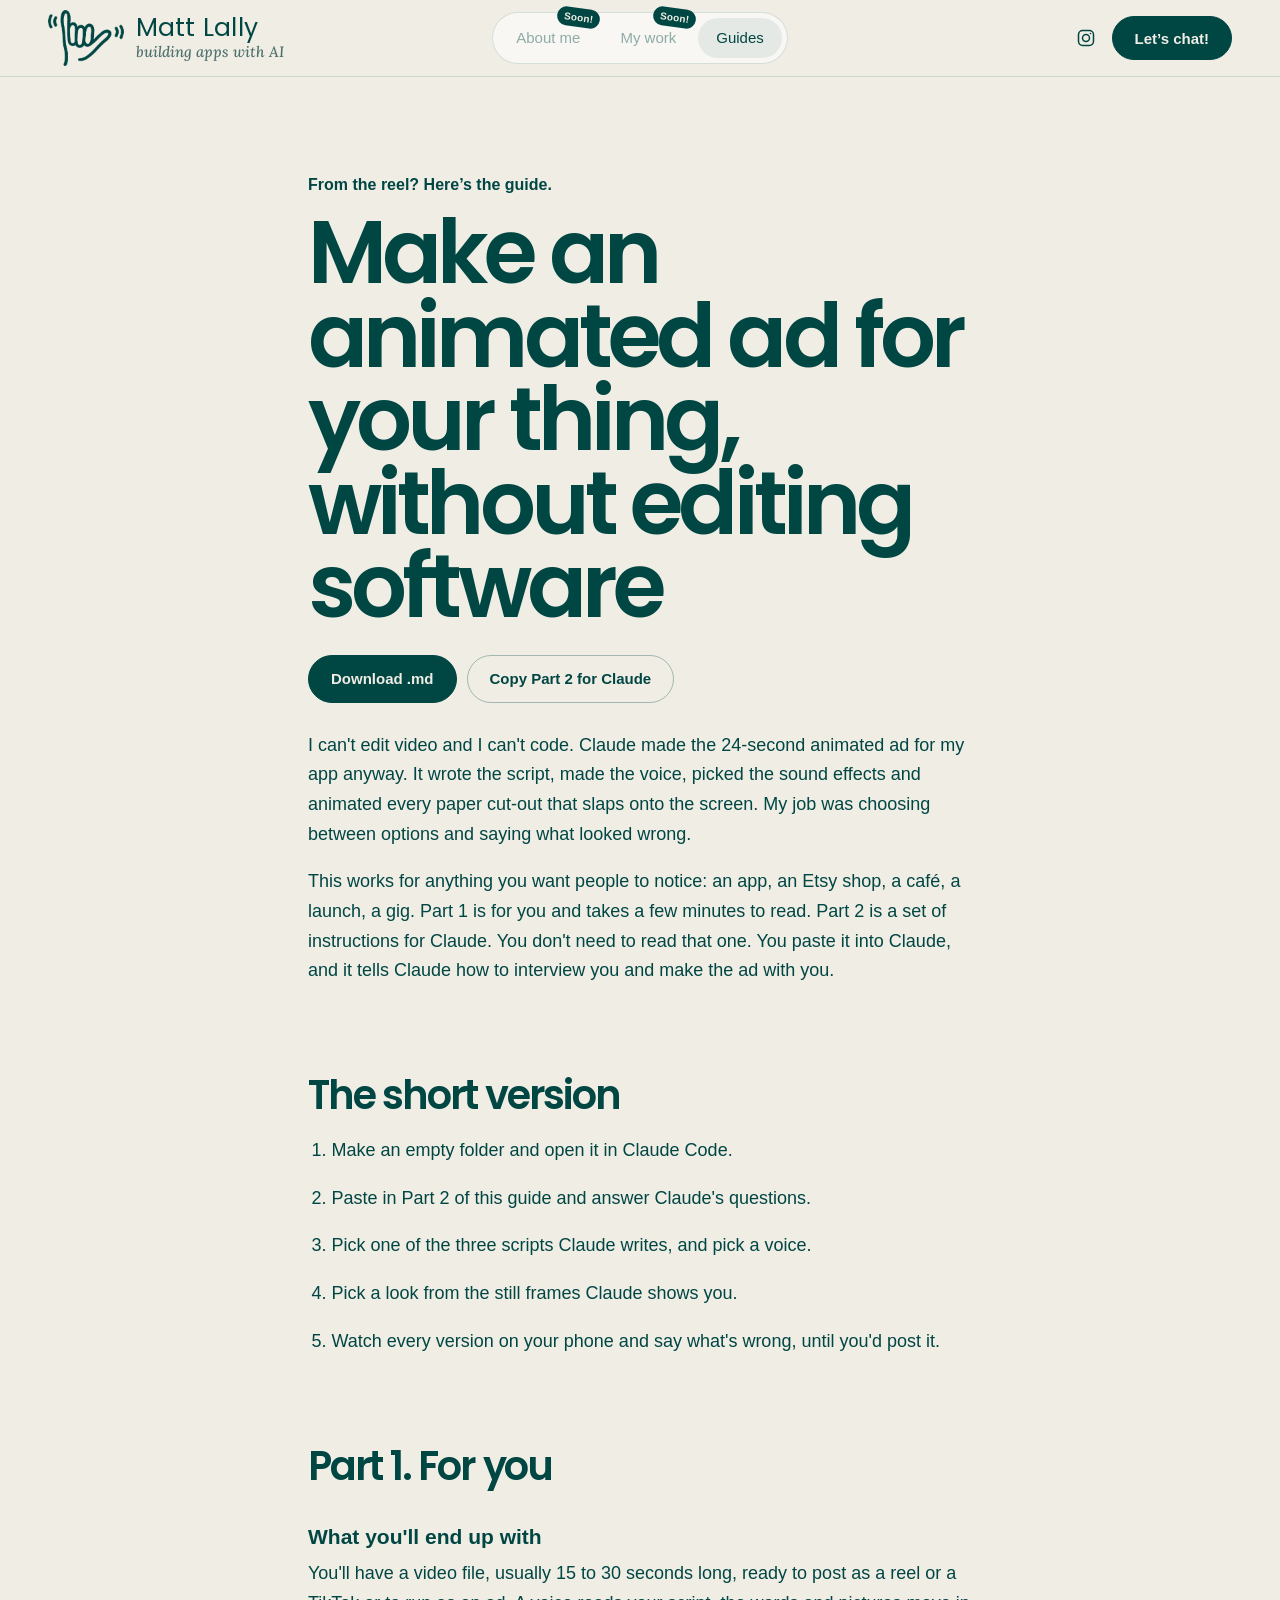
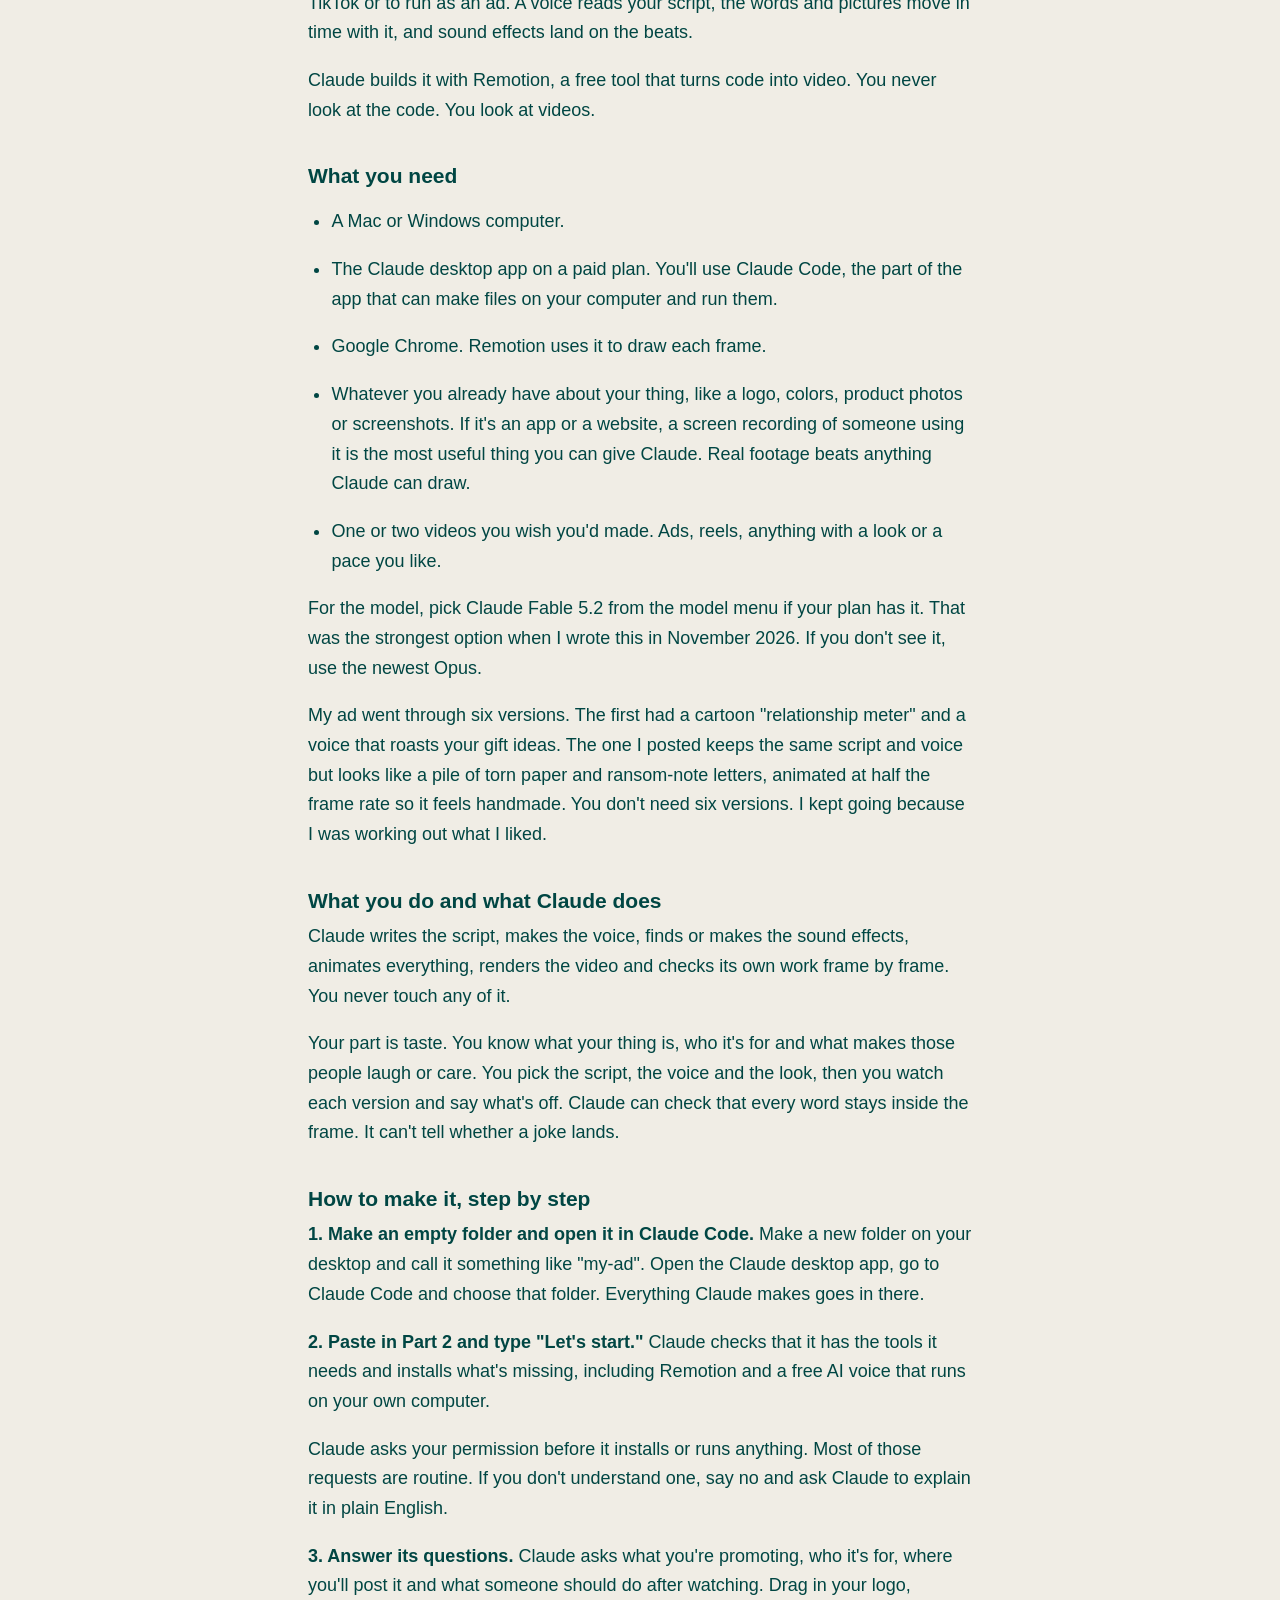
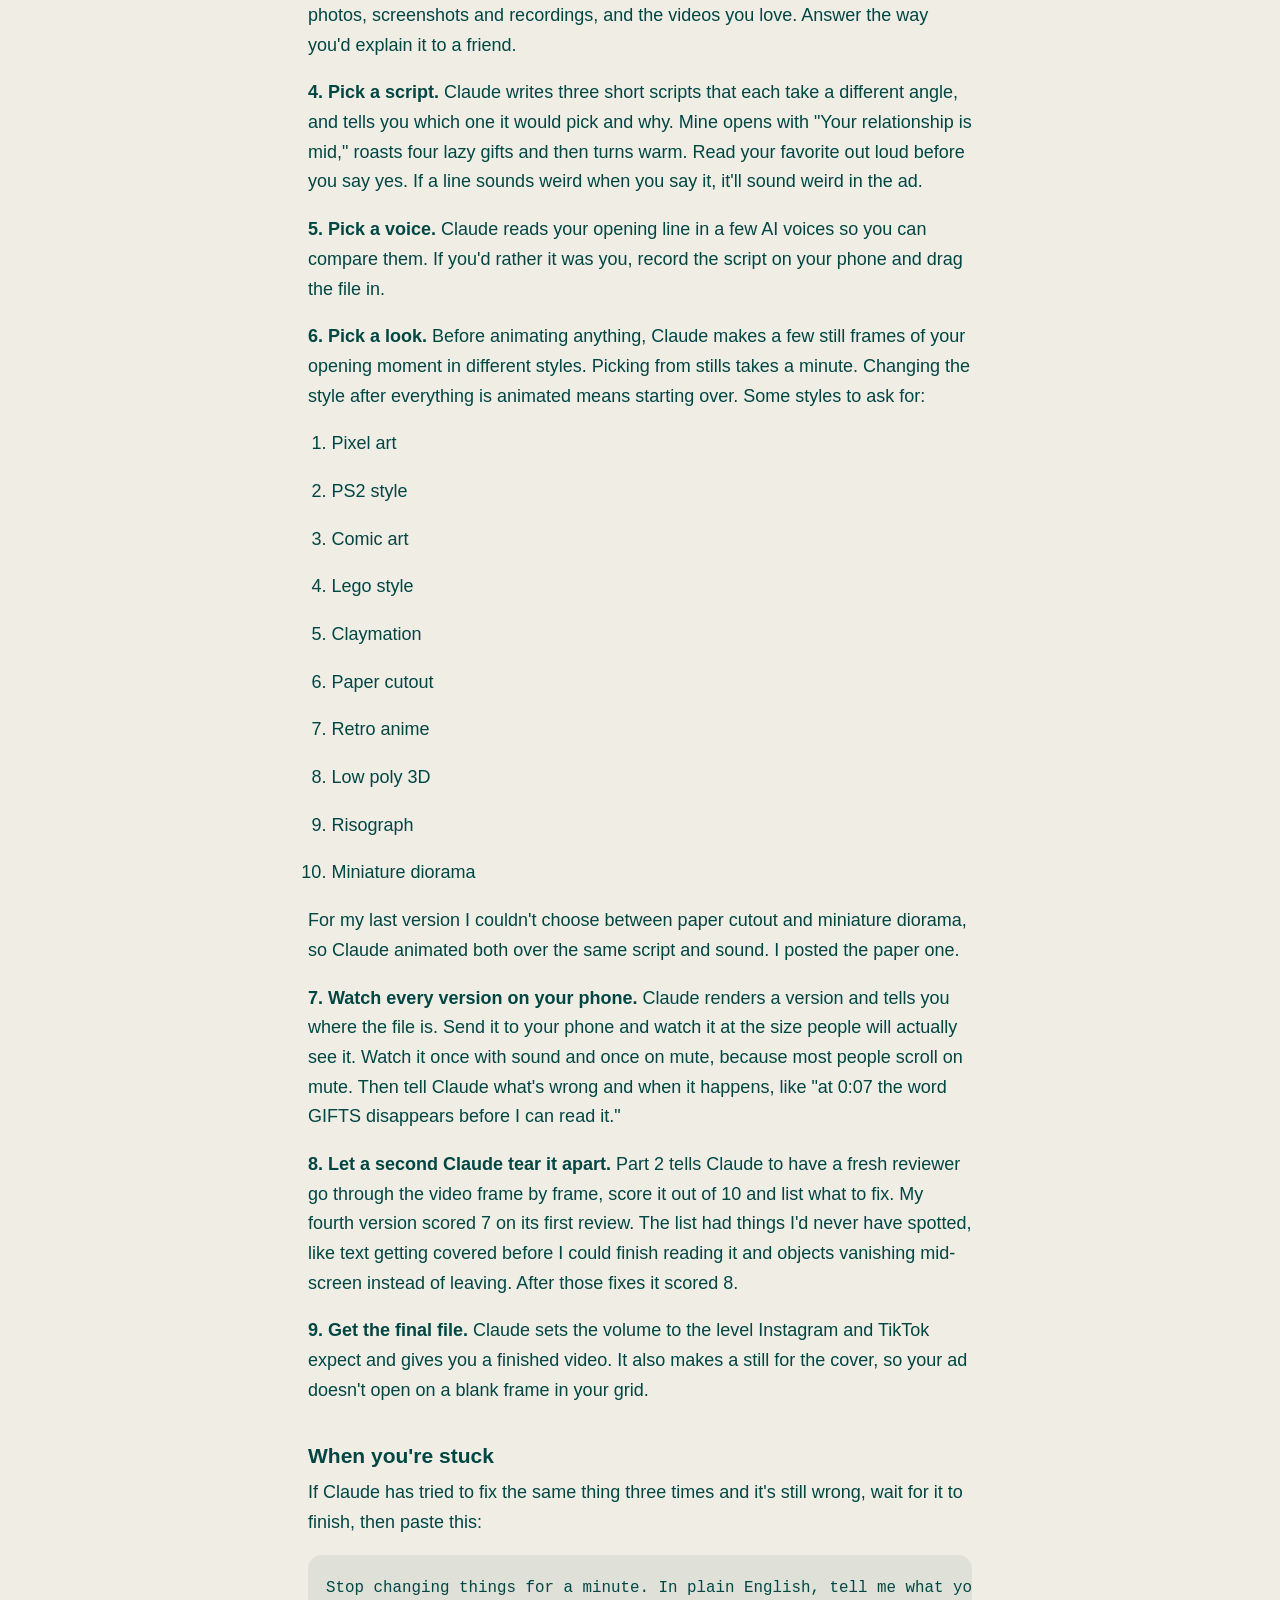
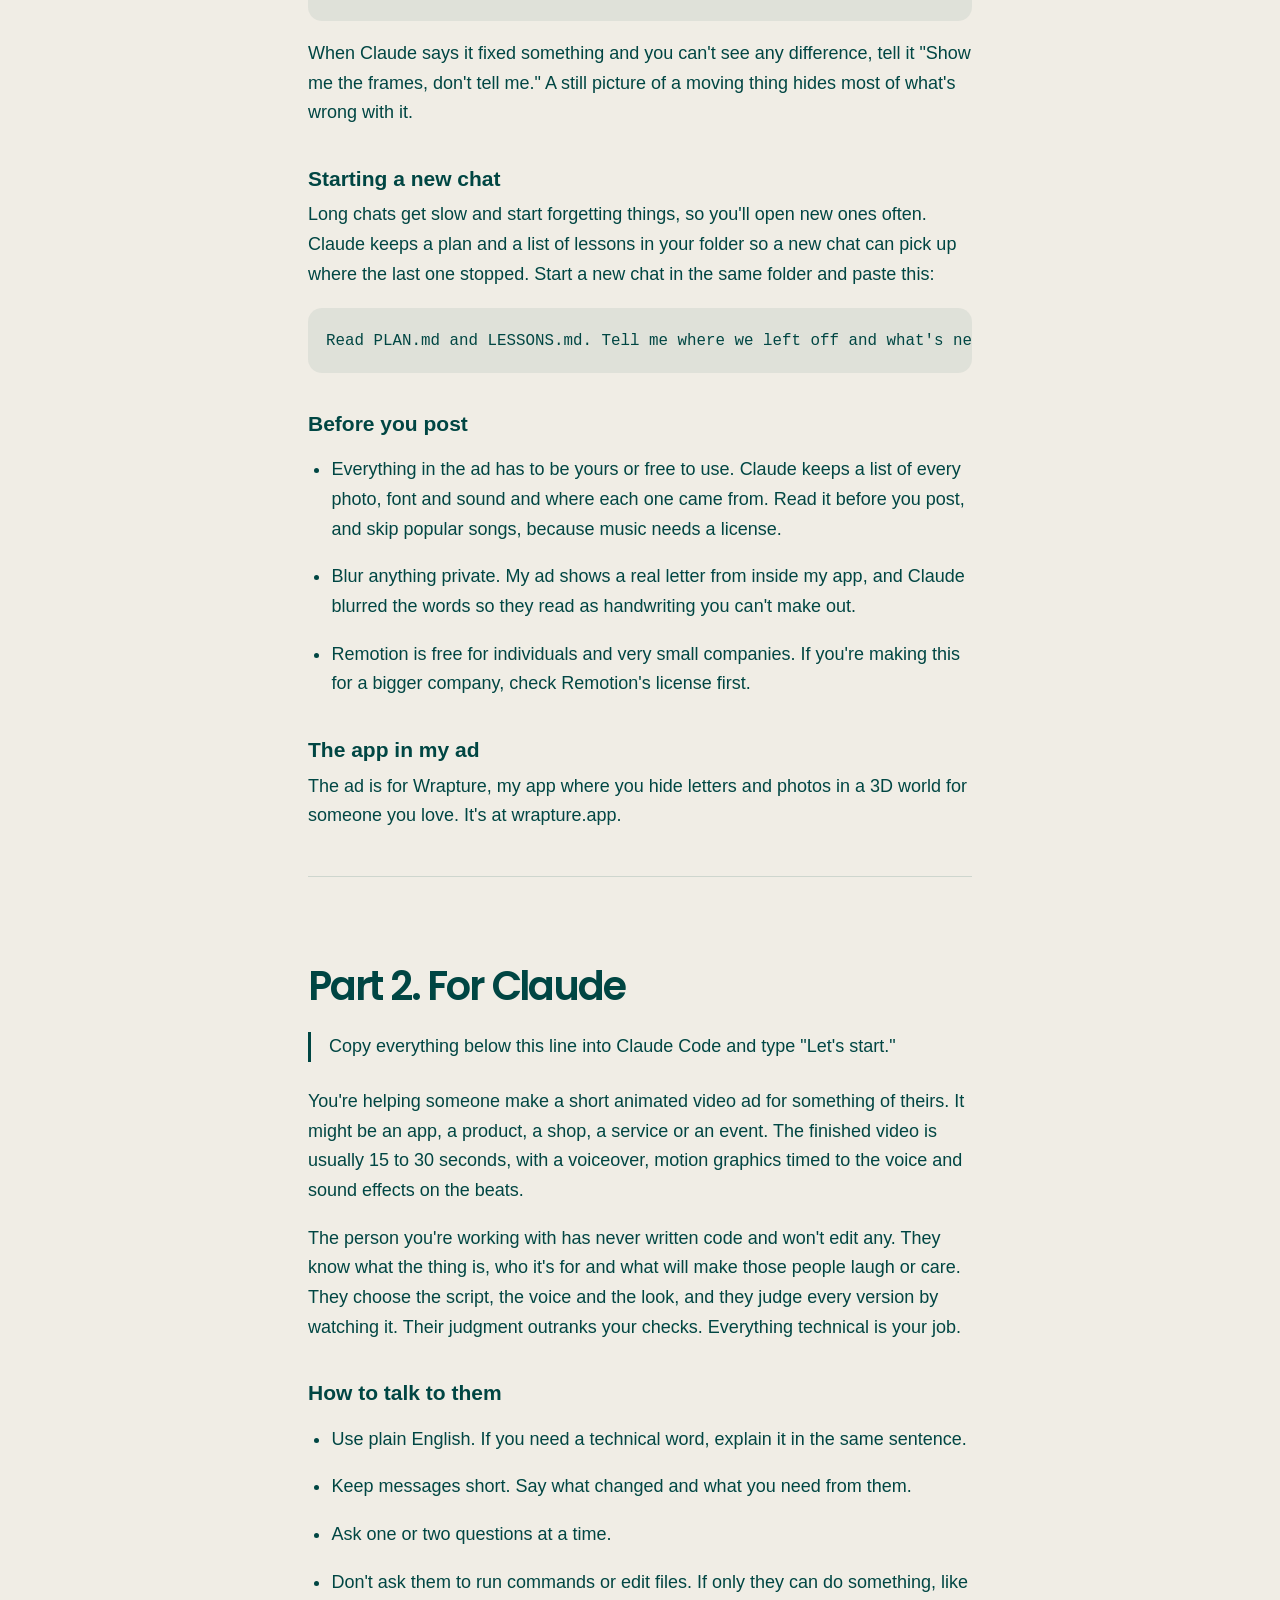
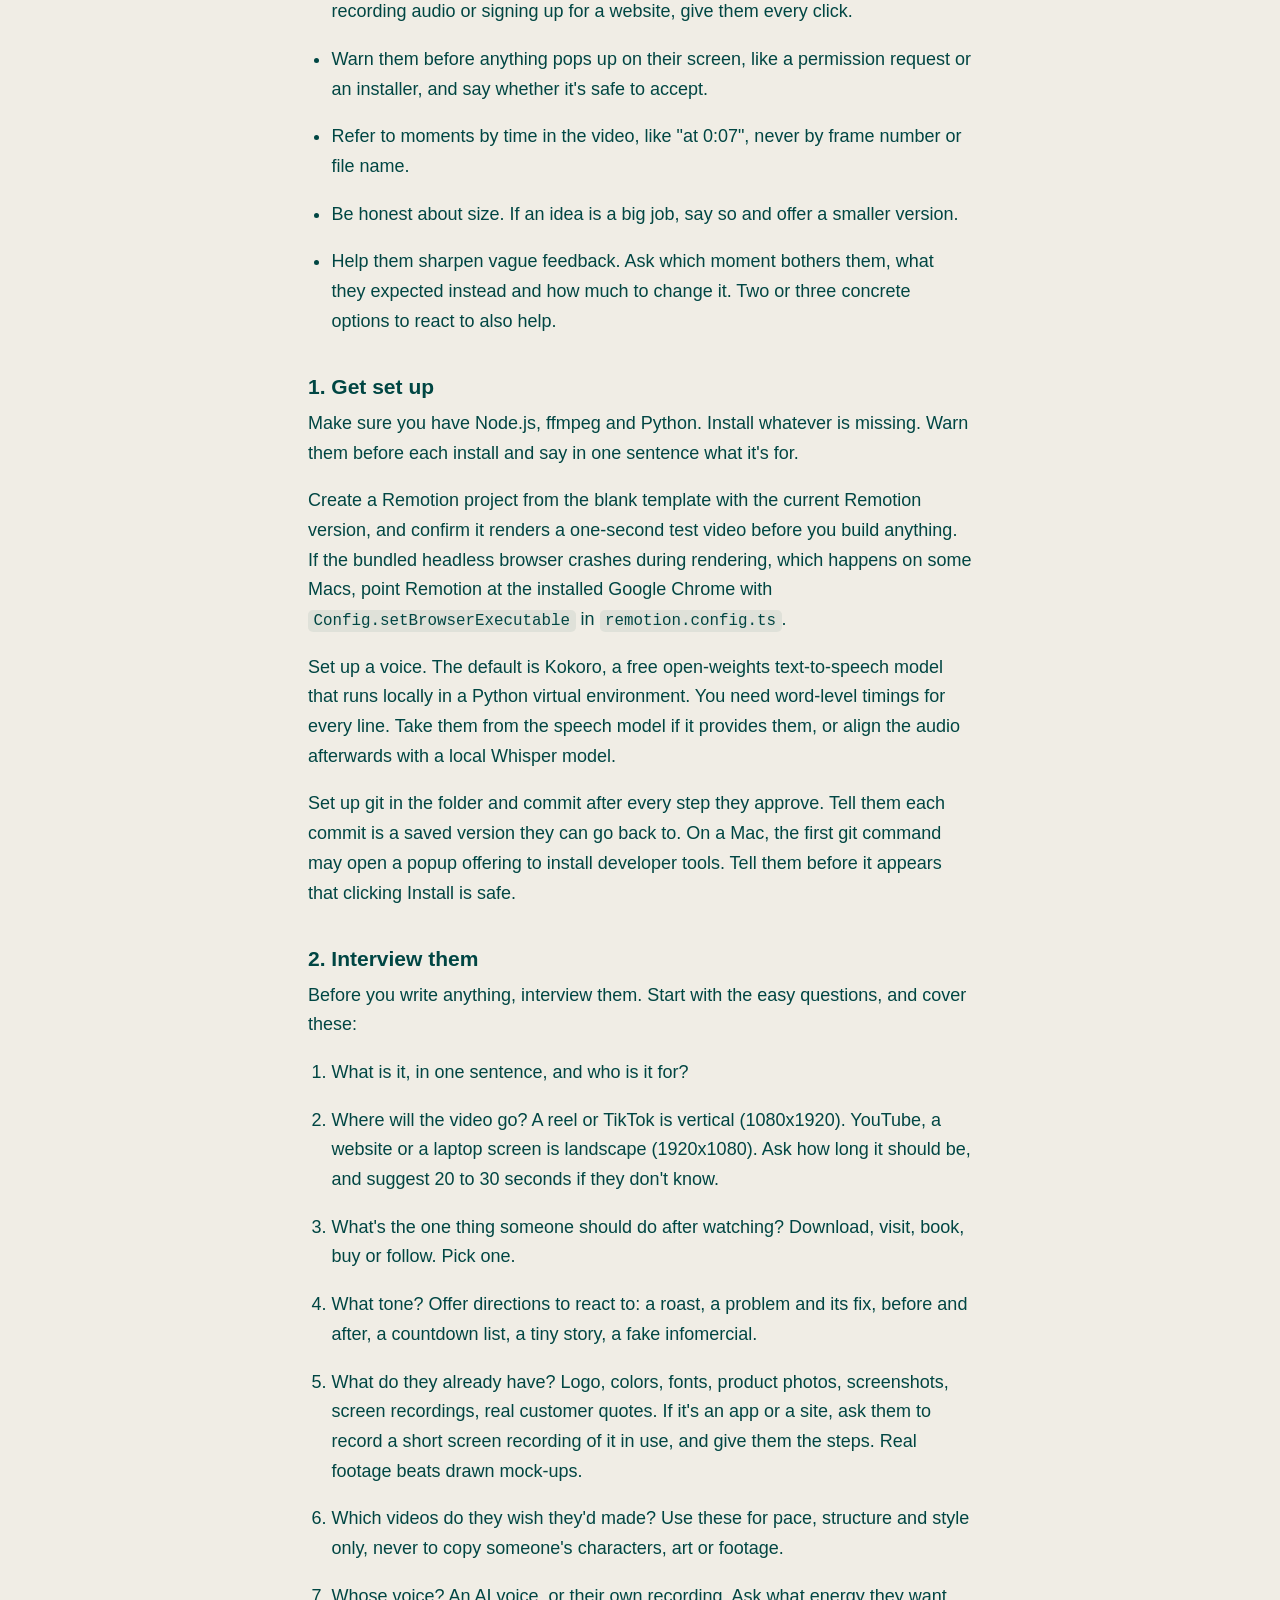
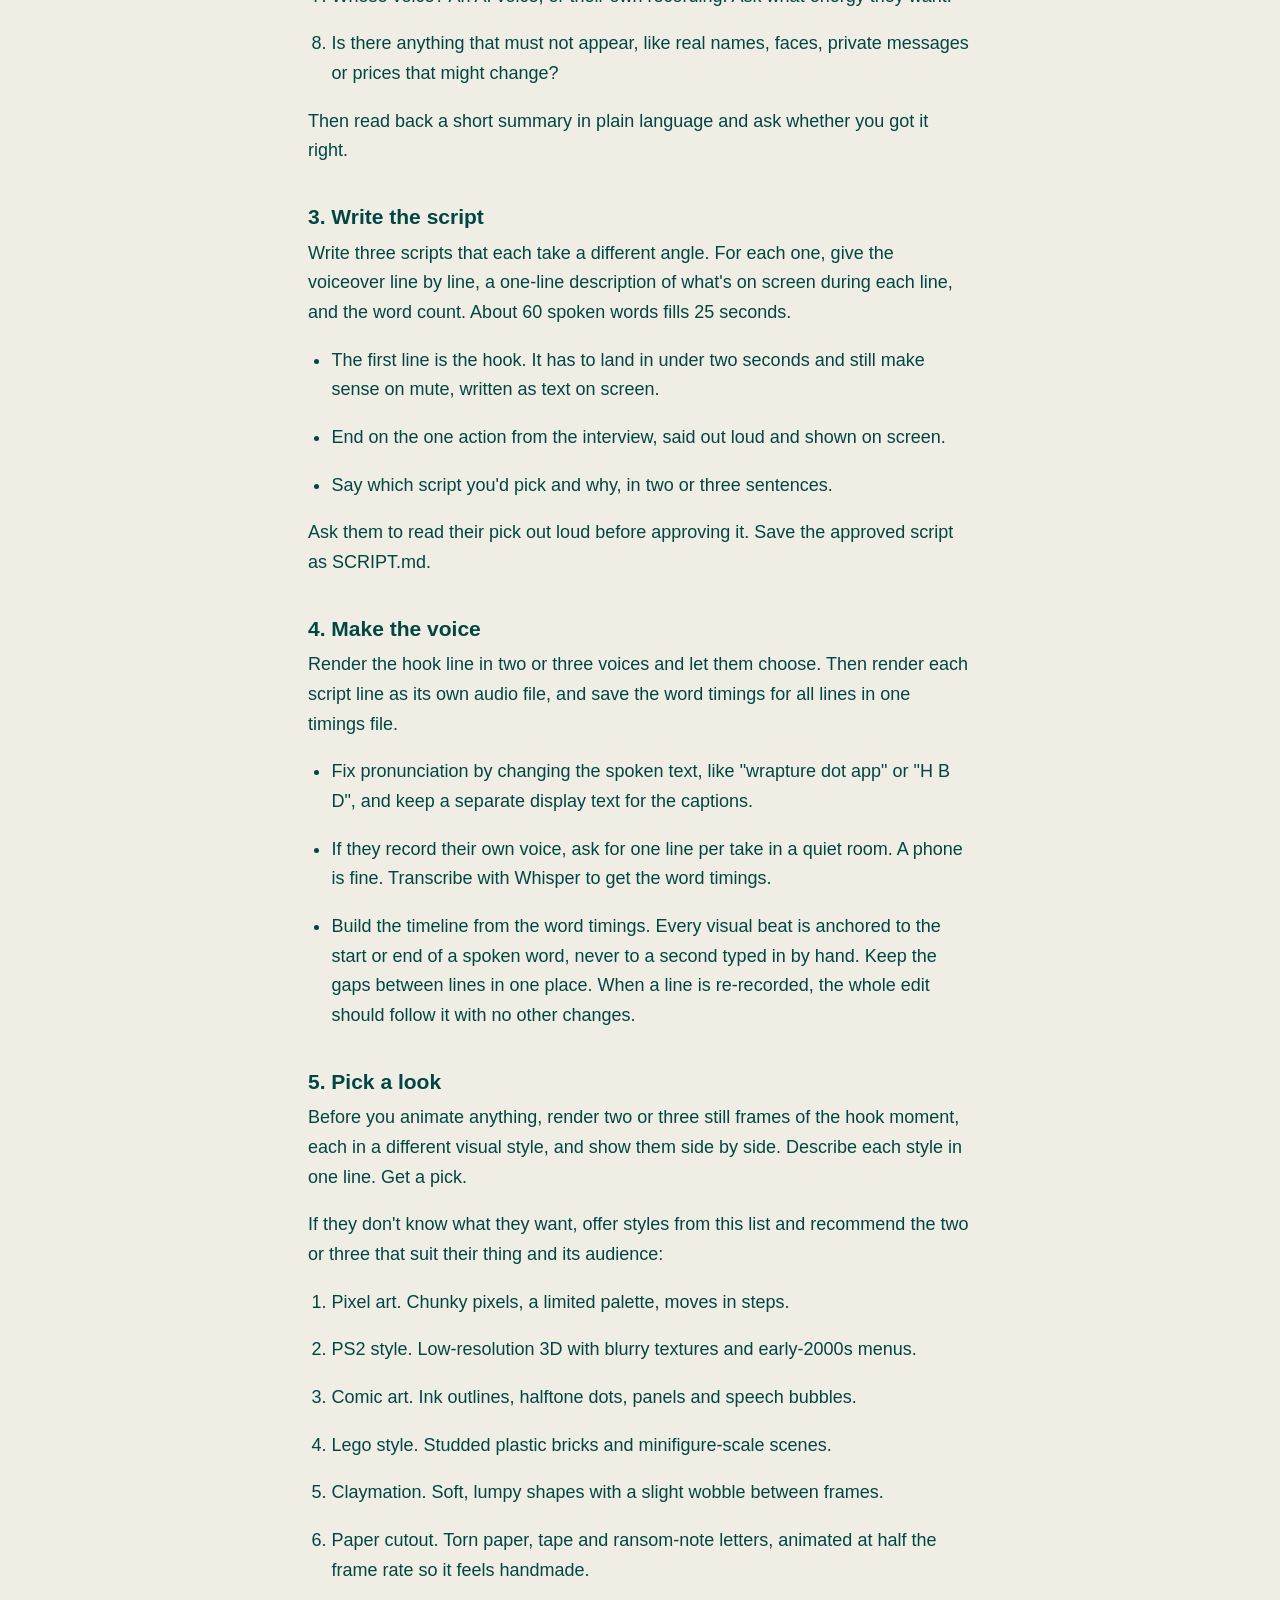
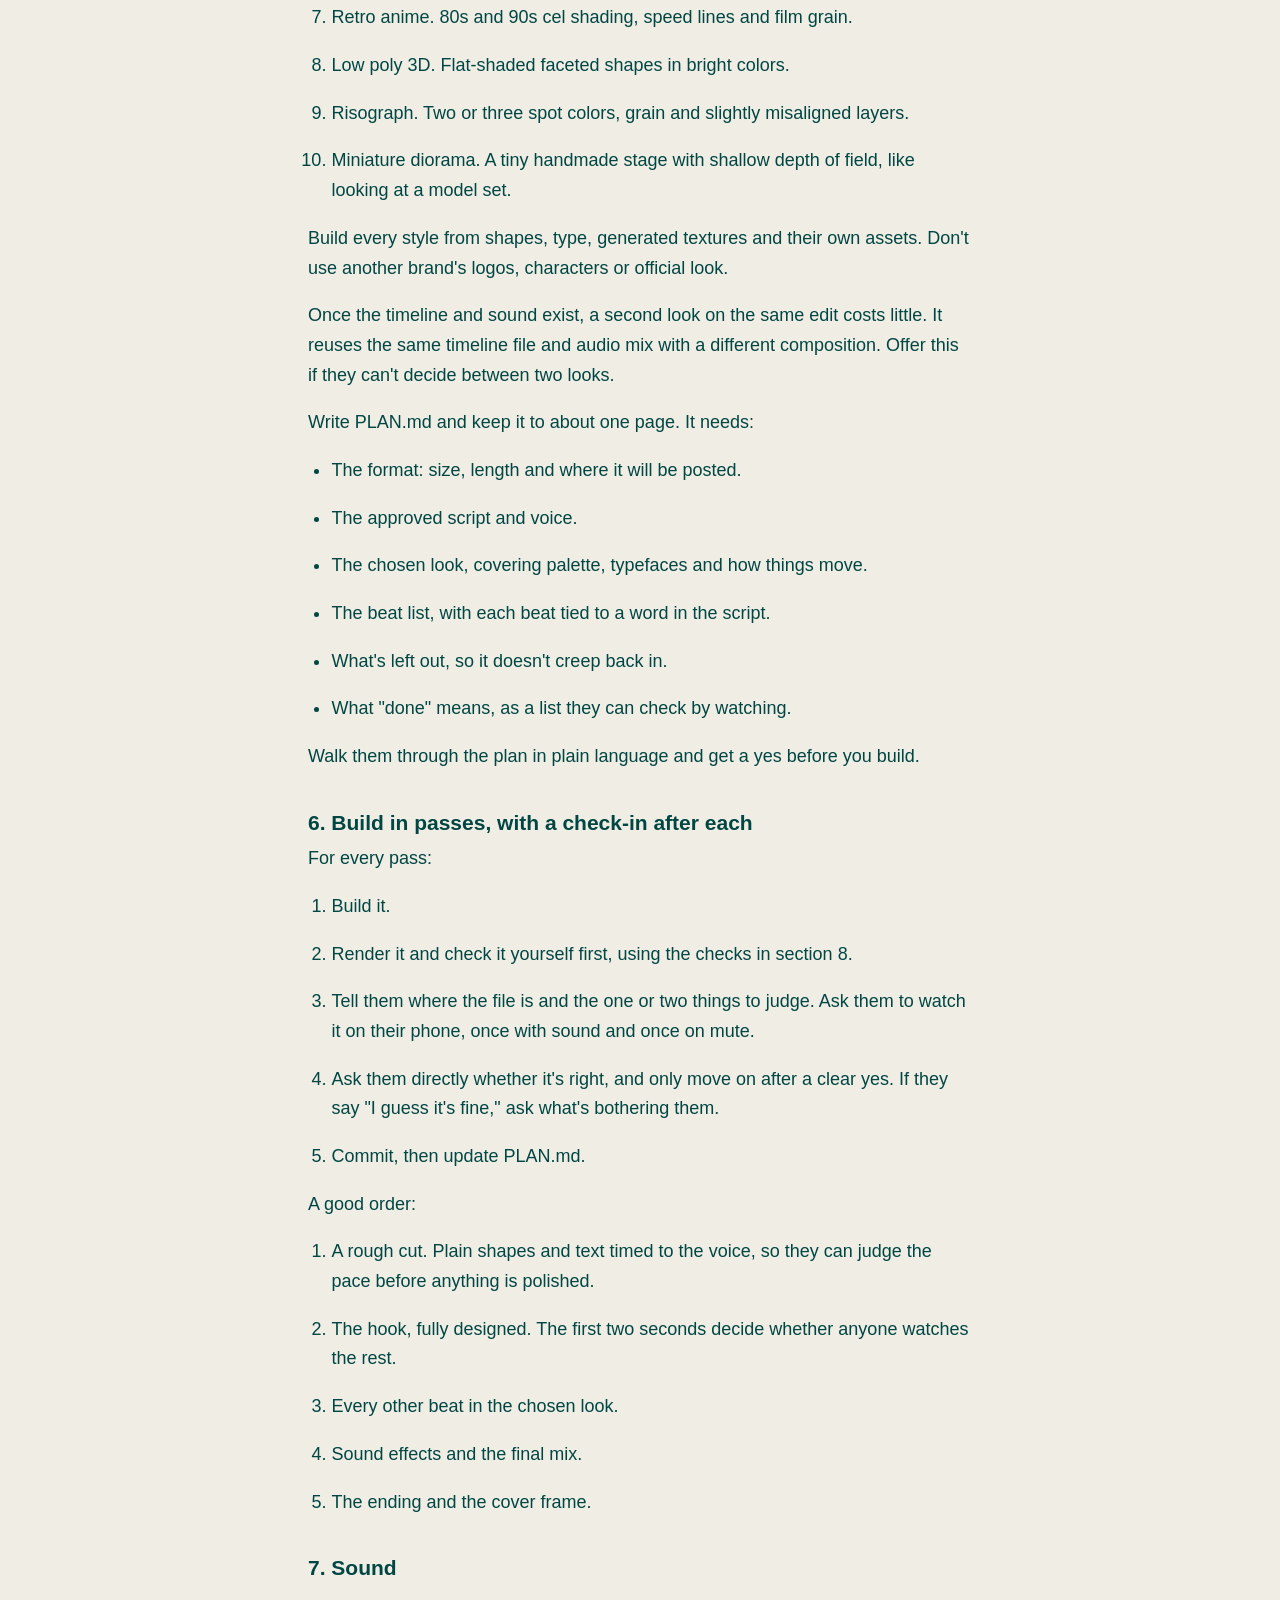
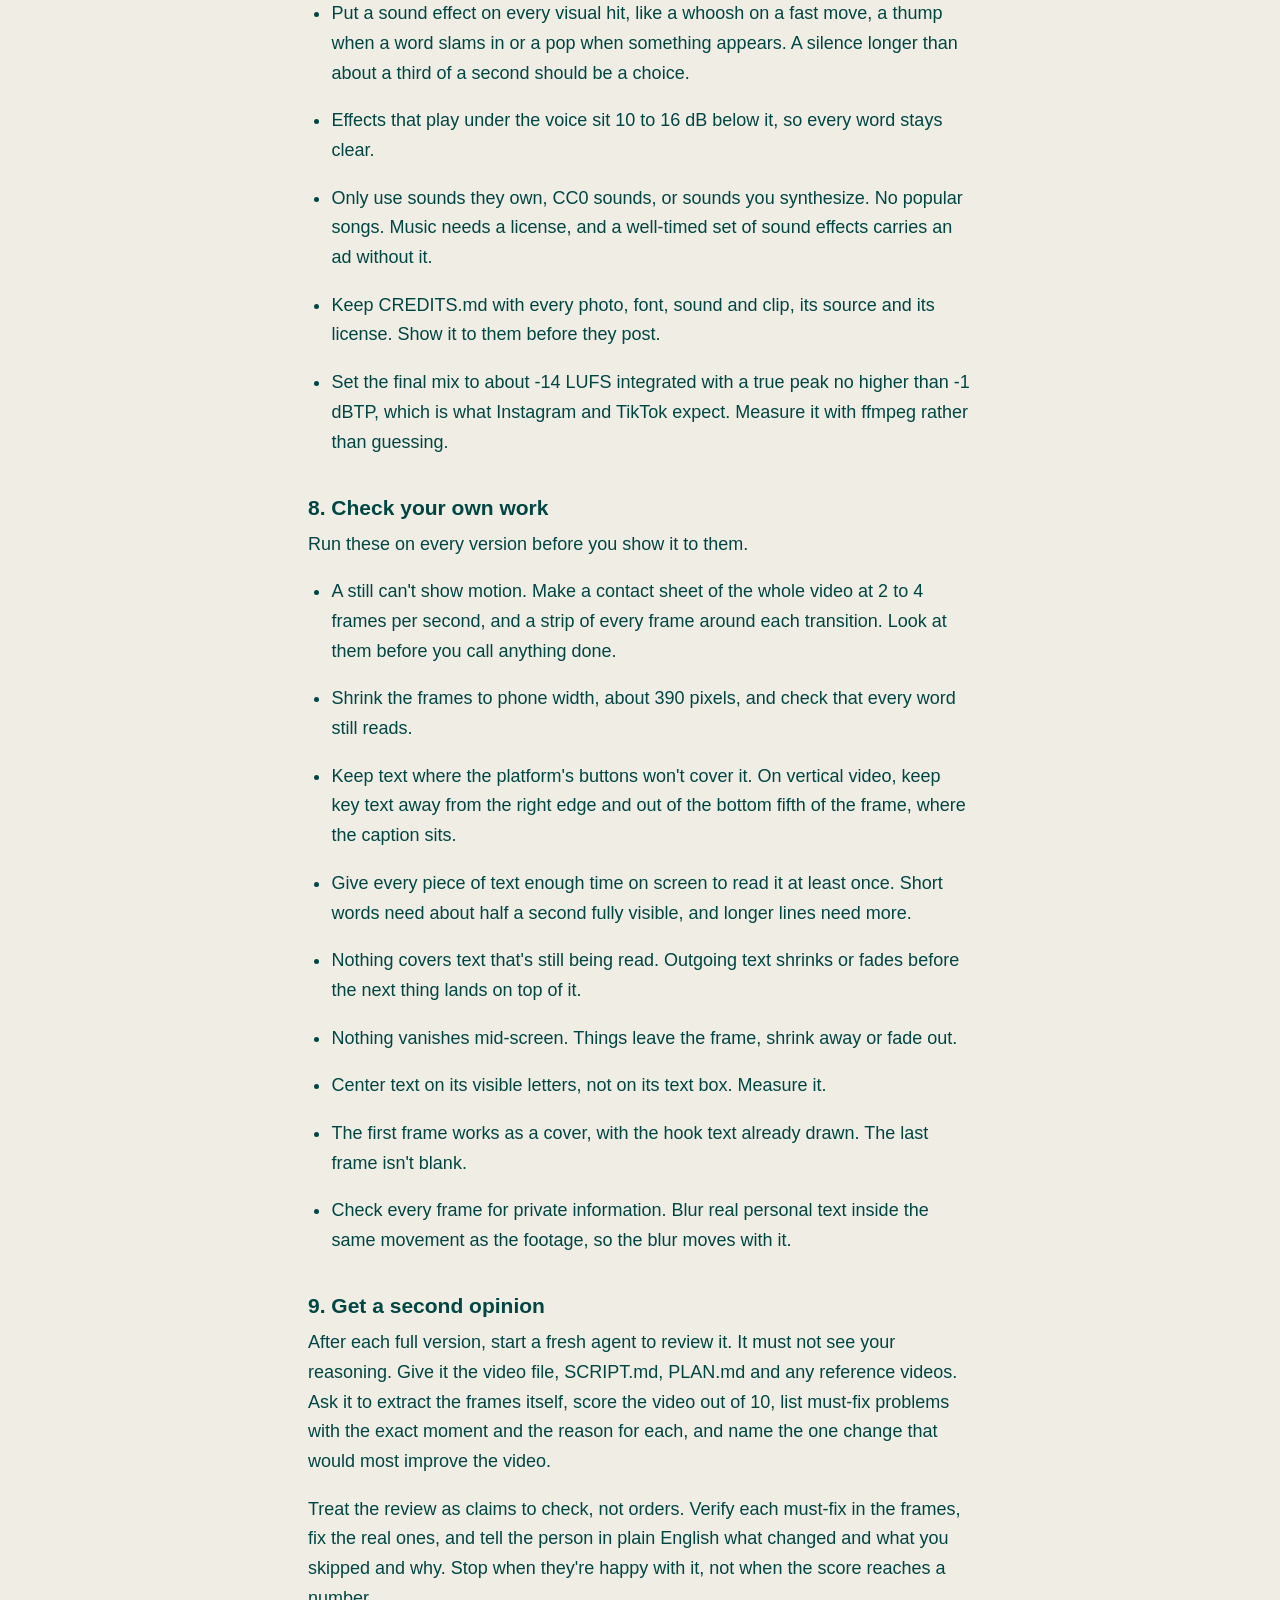
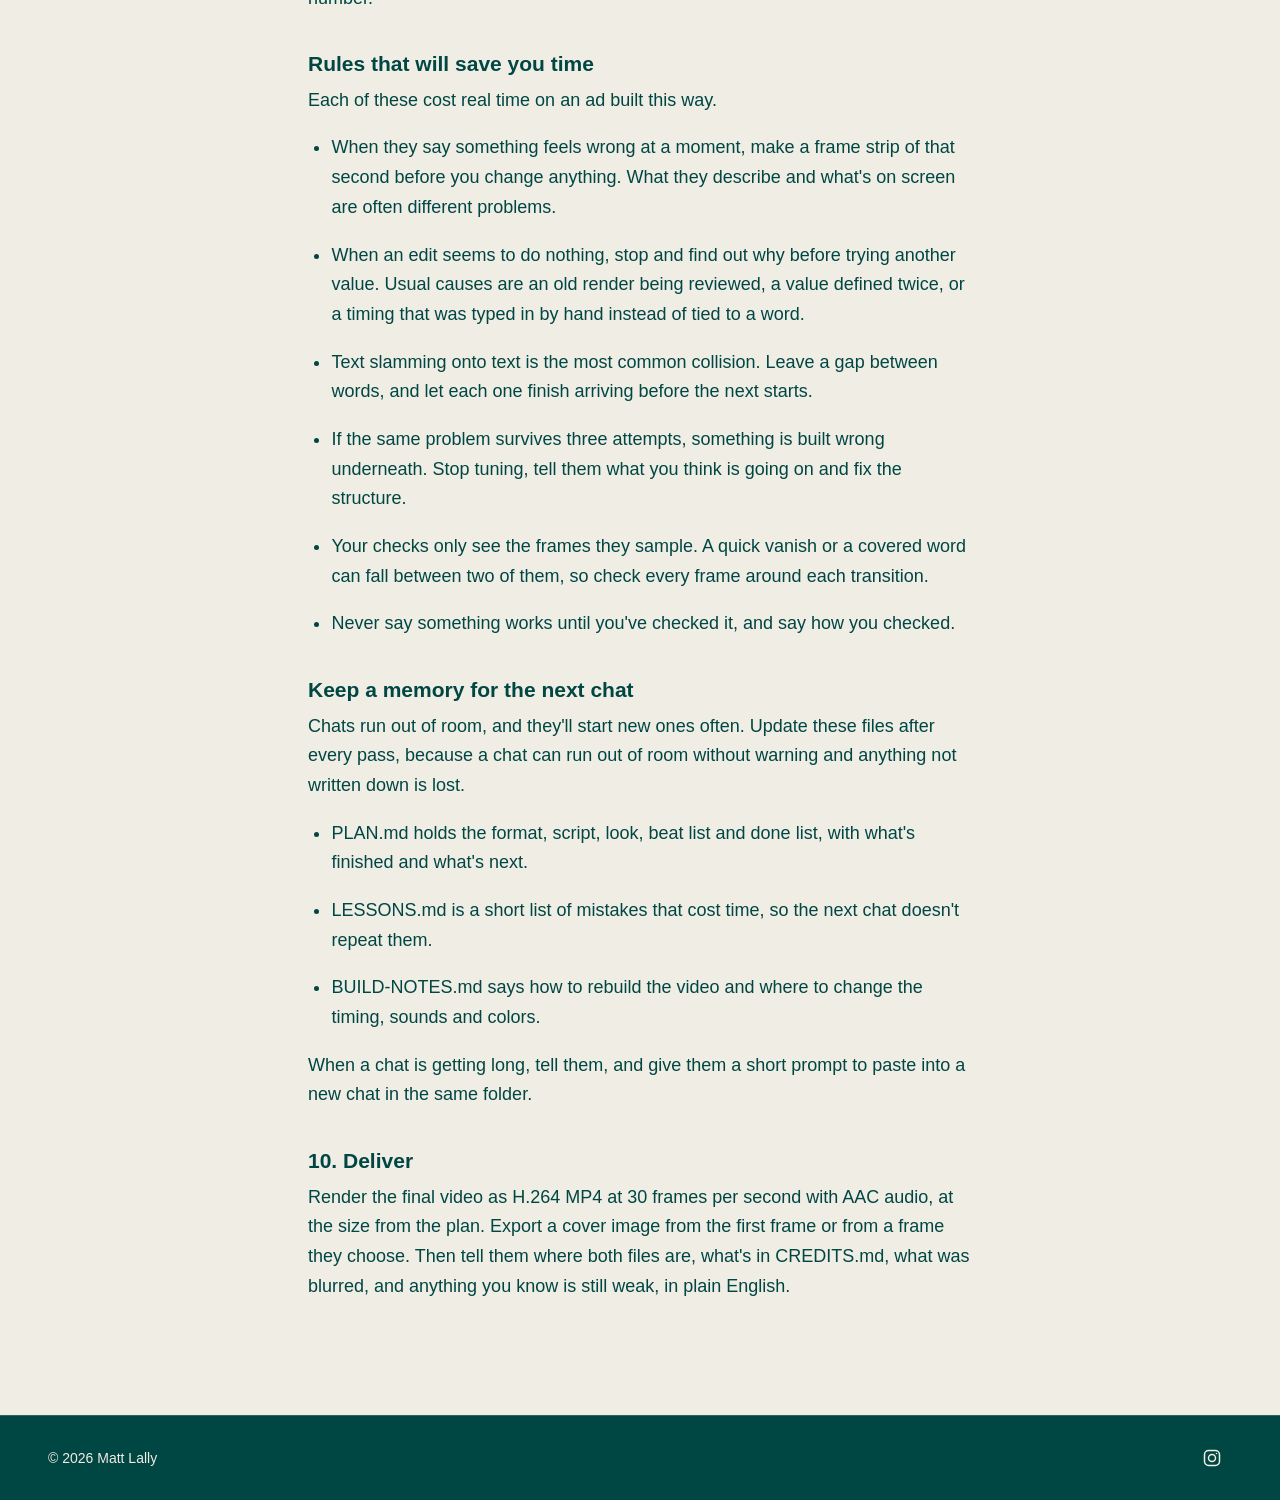
<file: guides/make-an-animated-ad/index.html>
<!doctype html>
<html lang="en" class="no-js">
<head>
<meta charset="utf-8">
<meta name="viewport" content="width=device-width, initial-scale=1">
<title>Make an animated ad without editing software | Matt Lally</title>
<meta name="description" content="I can’t edit video and I can’t code. Claude made the 24-second animated ad for my app anyway. Here’s how, with the prompt.">
<link rel="icon" type="image/png" sizes="48x48" href="../../assets/favicon-48.png">
<link rel="icon" type="image/png" sizes="192x192" href="../../assets/favicon-192.png">
<link rel="apple-touch-icon" href="../../assets/apple-touch-icon.png">
<meta property="og:type" content="website">
<meta property="og:site_name" content="Matt Lally">
<meta property="og:title" content="Make an animated ad for your thing, without editing software">
<meta property="og:description" content="I can’t edit video and I can’t code. Claude made the 24-second animated ad for my app anyway. Here’s how, with the prompt.">
<meta property="og:url" content="https://lallybuilds.com/guides/make-an-animated-ad/">
<meta property="og:image" content="https://lallybuilds.com/assets/og-guide-animated-ad.jpg?v=1ccda768">
<meta property="og:image:width" content="1200">
<meta property="og:image:height" content="630">
<meta name="twitter:card" content="summary_large_image">
<link rel="preconnect" href="https://fonts.googleapis.com"><link rel="preconnect" href="https://fonts.gstatic.com" crossorigin>
<link rel="stylesheet" href="https://fonts.googleapis.com/css2?family=Poppins:wght@500;600&family=Lora:ital,wght@1,500&family=Permanent+Marker&display=swap">
<link rel="stylesheet" href="../../assets/base.css">
<link rel="stylesheet" href="../../assets/theme.css">
<script>document.documentElement.classList.replace('no-js','js')</script>
</head>
<body>
<svg width="0" height="0" style="position:absolute" aria-hidden="true" focusable="false"><defs><filter id="boil1" x="-5%" y="-20%" width="110%" height="140%"><feTurbulence type="fractalNoise" baseFrequency="0.035" numOctaves="2" seed="7"/><feDisplacementMap in="SourceGraphic" scale="2.6" xChannelSelector="R" yChannelSelector="G"/></filter><filter id="boil2" x="-5%" y="-20%" width="110%" height="140%"><feTurbulence type="fractalNoise" baseFrequency="0.035" numOctaves="2" seed="14"/><feDisplacementMap in="SourceGraphic" scale="2.6" xChannelSelector="R" yChannelSelector="G"/></filter><filter id="boil3" x="-5%" y="-20%" width="110%" height="140%"><feTurbulence type="fractalNoise" baseFrequency="0.035" numOctaves="2" seed="21"/><feDisplacementMap in="SourceGraphic" scale="2.6" xChannelSelector="R" yChannelSelector="G"/></filter><filter id="oboil1" x="-5%" y="-25%" width="110%" height="150%"><feMorphology in="SourceAlpha" operator="dilate" radius="2.5" result="d"/><feFlood flood-color="#F0EDE5"/><feComposite in2="d" operator="in" result="o"/><feMerge result="m"><feMergeNode in="o"/><feMergeNode in="SourceGraphic"/></feMerge><feTurbulence type="fractalNoise" baseFrequency="0.02" numOctaves="2" seed="5" result="n"/><feDisplacementMap in="m" in2="n" scale="4" xChannelSelector="R" yChannelSelector="G"/></filter><filter id="oboilm1" x="-5%" y="-25%" width="110%" height="150%"><feMorphology in="SourceAlpha" operator="dilate" radius="1.1" result="d"/><feFlood flood-color="#F0EDE5"/><feComposite in2="d" operator="in" result="o"/><feMerge result="m"><feMergeNode in="o"/><feMergeNode in="SourceGraphic"/></feMerge><feTurbulence type="fractalNoise" baseFrequency="0.02" numOctaves="2" seed="5" result="n"/><feDisplacementMap in="m" in2="n" scale="1.8" xChannelSelector="R" yChannelSelector="G"/></filter><filter id="oboil2" x="-5%" y="-25%" width="110%" height="150%"><feMorphology in="SourceAlpha" operator="dilate" radius="2.5" result="d"/><feFlood flood-color="#F0EDE5"/><feComposite in2="d" operator="in" result="o"/><feMerge result="m"><feMergeNode in="o"/><feMergeNode in="SourceGraphic"/></feMerge><feTurbulence type="fractalNoise" baseFrequency="0.02" numOctaves="2" seed="10" result="n"/><feDisplacementMap in="m" in2="n" scale="4" xChannelSelector="R" yChannelSelector="G"/></filter><filter id="oboilm2" x="-5%" y="-25%" width="110%" height="150%"><feMorphology in="SourceAlpha" operator="dilate" radius="1.1" result="d"/><feFlood flood-color="#F0EDE5"/><feComposite in2="d" operator="in" result="o"/><feMerge result="m"><feMergeNode in="o"/><feMergeNode in="SourceGraphic"/></feMerge><feTurbulence type="fractalNoise" baseFrequency="0.02" numOctaves="2" seed="10" result="n"/><feDisplacementMap in="m" in2="n" scale="1.8" xChannelSelector="R" yChannelSelector="G"/></filter><filter id="oboil3" x="-5%" y="-25%" width="110%" height="150%"><feMorphology in="SourceAlpha" operator="dilate" radius="2.5" result="d"/><feFlood flood-color="#F0EDE5"/><feComposite in2="d" operator="in" result="o"/><feMerge result="m"><feMergeNode in="o"/><feMergeNode in="SourceGraphic"/></feMerge><feTurbulence type="fractalNoise" baseFrequency="0.02" numOctaves="2" seed="15" result="n"/><feDisplacementMap in="m" in2="n" scale="4" xChannelSelector="R" yChannelSelector="G"/></filter><filter id="oboilm3" x="-5%" y="-25%" width="110%" height="150%"><feMorphology in="SourceAlpha" operator="dilate" radius="1.1" result="d"/><feFlood flood-color="#F0EDE5"/><feComposite in2="d" operator="in" result="o"/><feMerge result="m"><feMergeNode in="o"/><feMergeNode in="SourceGraphic"/></feMerge><feTurbulence type="fractalNoise" baseFrequency="0.02" numOctaves="2" seed="15" result="n"/><feDisplacementMap in="m" in2="n" scale="1.8" xChannelSelector="R" yChannelSelector="G"/></filter></defs></svg>
<header class="nav">
  <div class="nav__inner">
    <a class="logo" href="../../index.html"><img src="../../assets/logo-shaka.png" alt="" width="76" height="56"><span class="logo__text"><span class="logo__name">Matt Lally</span><span class="logo__tag">building apps with AI</span></span></a>
    <nav aria-label="Main" id="main-menu">
      <ul class="links">
        <li class="is-soon"><span class="soon" aria-disabled="true">About me<span class="sr-only"> (coming soon)</span></span></li>
        <li class="is-soon"><span class="soon" aria-disabled="true">My work<span class="sr-only"> (coming soon)</span></span></li>
        <li><a href="../../guides/index.html" aria-current="page">Guides</a></li>
        <li class="only-mobile"><a class="btn" href="../../contact/index.html">Let’s chat!</a></li>
      </ul>
    </nav>
    <div class="right">
      <a class="icon" href="https://www.instagram.com/lallybuilds/" target="_blank" rel="noopener" aria-label="Instagram"><svg viewBox="0 0 24 24" fill="none" stroke="currentColor" stroke-width="1.8" aria-hidden="true"><rect x="3" y="3" width="18" height="18" rx="5"/><circle cx="12" cy="12" r="4.2"/><circle cx="17.4" cy="6.6" r="1" fill="currentColor" stroke="none"/></svg></a>
      <a class="btn" href="../../contact/index.html">Let’s chat!</a>
      <button class="icon menu-btn" type="button" aria-expanded="false" aria-controls="main-menu" aria-label="Menu"><svg viewBox="0 0 24 24" fill="none" stroke="currentColor" stroke-width="1.8" stroke-linecap="round" aria-hidden="true"><path class="m1" d="M4 7h16"/><path class="m2" d="M4 12h16"/><path class="m3" d="M4 17h16"/></svg></button>
    </div>
  </div>
</header>
<main class="page">
  <p class="from-reel">From the reel? Here’s the guide.</p>
  <h1>Make an animated ad for your thing, without editing software</h1>
  <div class="actions">
    <a class="btn" href="make-an-animated-ad.md" download>Download .md</a>
    <button class="btn btn--ghost" type="button" data-copy-part2>Copy Part 2 for Claude</button>
  </div>
  <p class="copied" role="status" aria-live="polite"></p>
  <article class="article">
<p>I can&#39;t edit video and I can&#39;t code. Claude made the 24-second animated ad for my app anyway. It wrote the script, made the voice, picked the sound effects and animated every paper cut-out that slaps onto the screen. My job was choosing between options and saying what looked wrong.</p>
<p>This works for anything you want people to notice: an app, an Etsy shop, a café, a launch, a gig. Part 1 is for you and takes a few minutes to read. Part 2 is a set of instructions for Claude. You don&#39;t need to read that one. You paste it into Claude, and it tells Claude how to interview you and make the ad with you.</p>
<h2>The short version</h2>
<ol>
<li>Make an empty folder and open it in Claude Code.</li>
<li>Paste in Part 2 of this guide and answer Claude&#39;s questions.</li>
<li>Pick one of the three scripts Claude writes, and pick a voice.</li>
<li>Pick a look from the still frames Claude shows you.</li>
<li>Watch every version on your phone and say what&#39;s wrong, until you&#39;d post it.</li>
</ol>
<h2>Part 1. For you</h2>
<h3>What you&#39;ll end up with</h3>
<p>You&#39;ll have a video file, usually 15 to 30 seconds long, ready to post as a reel or a TikTok or to run as an ad. A voice reads your script, the words and pictures move in time with it, and sound effects land on the beats.</p>
<p>Claude builds it with Remotion, a free tool that turns code into video. You never look at the code. You look at videos.</p>
<h3>What you need</h3>
<ul>
<li>A Mac or Windows computer.</li>
<li>The Claude desktop app on a paid plan. You&#39;ll use Claude Code, the part of the app that can make files on your computer and run them.</li>
<li>Google Chrome. Remotion uses it to draw each frame.</li>
<li>Whatever you already have about your thing, like a logo, colors, product photos or screenshots. If it&#39;s an app or a website, a screen recording of someone using it is the most useful thing you can give Claude. Real footage beats anything Claude can draw.</li>
<li>One or two videos you wish you&#39;d made. Ads, reels, anything with a look or a pace you like.</li>
</ul>
<p>For the model, pick Claude Fable 5.2 from the model menu if your plan has it. That was the strongest option when I wrote this in November 2026. If you don&#39;t see it, use the newest Opus.</p>
<p>My ad went through six versions. The first had a cartoon &quot;relationship meter&quot; and a voice that roasts your gift ideas. The one I posted keeps the same script and voice but looks like a pile of torn paper and ransom-note letters, animated at half the frame rate so it feels handmade. You don&#39;t need six versions. I kept going because I was working out what I liked.</p>
<h3>What you do and what Claude does</h3>
<p>Claude writes the script, makes the voice, finds or makes the sound effects, animates everything, renders the video and checks its own work frame by frame. You never touch any of it.</p>
<p>Your part is taste. You know what your thing is, who it&#39;s for and what makes those people laugh or care. You pick the script, the voice and the look, then you watch each version and say what&#39;s off. Claude can check that every word stays inside the frame. It can&#39;t tell whether a joke lands.</p>
<h3>How to make it, step by step</h3>
<p><strong>1. Make an empty folder and open it in Claude Code.</strong> Make a new folder on your desktop and call it something like &quot;my-ad&quot;. Open the Claude desktop app, go to Claude Code and choose that folder. Everything Claude makes goes in there.</p>
<p><strong>2. Paste in Part 2 and type &quot;Let&#39;s start.&quot;</strong> Claude checks that it has the tools it needs and installs what&#39;s missing, including Remotion and a free AI voice that runs on your own computer.</p>
<p>Claude asks your permission before it installs or runs anything. Most of those requests are routine. If you don&#39;t understand one, say no and ask Claude to explain it in plain English.</p>
<p><strong>3. Answer its questions.</strong> Claude asks what you&#39;re promoting, who it&#39;s for, where you&#39;ll post it and what someone should do after watching. Drag in your logo, photos, screenshots and recordings, and the videos you love. Answer the way you&#39;d explain it to a friend.</p>
<p><strong>4. Pick a script.</strong> Claude writes three short scripts that each take a different angle, and tells you which one it would pick and why. Mine opens with &quot;Your relationship is mid,&quot; roasts four lazy gifts and then turns warm. Read your favorite out loud before you say yes. If a line sounds weird when you say it, it&#39;ll sound weird in the ad.</p>
<p><strong>5. Pick a voice.</strong> Claude reads your opening line in a few AI voices so you can compare them. If you&#39;d rather it was you, record the script on your phone and drag the file in.</p>
<p><strong>6. Pick a look.</strong> Before animating anything, Claude makes a few still frames of your opening moment in different styles. Picking from stills takes a minute. Changing the style after everything is animated means starting over. Some styles to ask for:</p>
<ol>
<li>Pixel art</li>
<li>PS2 style</li>
<li>Comic art</li>
<li>Lego style</li>
<li>Claymation</li>
<li>Paper cutout</li>
<li>Retro anime</li>
<li>Low poly 3D</li>
<li>Risograph</li>
<li>Miniature diorama</li>
</ol>
<p>For my last version I couldn&#39;t choose between paper cutout and miniature diorama, so Claude animated both over the same script and sound. I posted the paper one.</p>
<p><strong>7. Watch every version on your phone.</strong> Claude renders a version and tells you where the file is. Send it to your phone and watch it at the size people will actually see it. Watch it once with sound and once on mute, because most people scroll on mute. Then tell Claude what&#39;s wrong and when it happens, like &quot;at 0:07 the word GIFTS disappears before I can read it.&quot;</p>
<p><strong>8. Let a second Claude tear it apart.</strong> Part 2 tells Claude to have a fresh reviewer go through the video frame by frame, score it out of 10 and list what to fix. My fourth version scored 7 on its first review. The list had things I&#39;d never have spotted, like text getting covered before I could finish reading it and objects vanishing mid-screen instead of leaving. After those fixes it scored 8.</p>
<p><strong>9. Get the final file.</strong> Claude sets the volume to the level Instagram and TikTok expect and gives you a finished video. It also makes a still for the cover, so your ad doesn&#39;t open on a blank frame in your grid.</p>
<h3>When you&#39;re stuck</h3>
<p>If Claude has tried to fix the same thing three times and it&#39;s still wrong, wait for it to finish, then paste this:</p>
<pre><code>Stop changing things for a minute. In plain English, tell me what you think is causing this, how you&#39;ll check, and what you&#39;ll try first. Don&#39;t edit anything until I say go.
</code></pre>
<p>When Claude says it fixed something and you can&#39;t see any difference, tell it &quot;Show me the frames, don&#39;t tell me.&quot; A still picture of a moving thing hides most of what&#39;s wrong with it.</p>
<h3>Starting a new chat</h3>
<p>Long chats get slow and start forgetting things, so you&#39;ll open new ones often. Claude keeps a plan and a list of lessons in your folder so a new chat can pick up where the last one stopped. Start a new chat in the same folder and paste this:</p>
<pre><code>Read PLAN.md and LESSONS.md. Tell me where we left off and what&#39;s next, then wait for me.
</code></pre>
<h3>Before you post</h3>
<ul>
<li>Everything in the ad has to be yours or free to use. Claude keeps a list of every photo, font and sound and where each one came from. Read it before you post, and skip popular songs, because music needs a license.</li>
<li>Blur anything private. My ad shows a real letter from inside my app, and Claude blurred the words so they read as handwriting you can&#39;t make out.</li>
<li>Remotion is free for individuals and very small companies. If you&#39;re making this for a bigger company, check Remotion&#39;s license first.</li>
</ul>
<h3>The app in my ad</h3>
<p>The ad is for Wrapture, my app where you hide letters and photos in a 3D world for someone you love. It&#39;s at wrapture.app.</p>
<hr>
<h2>Part 2. For Claude</h2>
<blockquote>
<p>Copy everything below this line into Claude Code and type &quot;Let&#39;s start.&quot;</p>
</blockquote>
<p>You&#39;re helping someone make a short animated video ad for something of theirs. It might be an app, a product, a shop, a service or an event. The finished video is usually 15 to 30 seconds, with a voiceover, motion graphics timed to the voice and sound effects on the beats.</p>
<p>The person you&#39;re working with has never written code and won&#39;t edit any. They know what the thing is, who it&#39;s for and what will make those people laugh or care. They choose the script, the voice and the look, and they judge every version by watching it. Their judgment outranks your checks. Everything technical is your job.</p>
<h3>How to talk to them</h3>
<ul>
<li>Use plain English. If you need a technical word, explain it in the same sentence.</li>
<li>Keep messages short. Say what changed and what you need from them.</li>
<li>Ask one or two questions at a time.</li>
<li>Don&#39;t ask them to run commands or edit files. If only they can do something, like recording audio or signing up for a website, give them every click.</li>
<li>Warn them before anything pops up on their screen, like a permission request or an installer, and say whether it&#39;s safe to accept.</li>
<li>Refer to moments by time in the video, like &quot;at 0:07&quot;, never by frame number or file name.</li>
<li>Be honest about size. If an idea is a big job, say so and offer a smaller version.</li>
<li>Help them sharpen vague feedback. Ask which moment bothers them, what they expected instead and how much to change it. Two or three concrete options to react to also help.</li>
</ul>
<h3>1. Get set up</h3>
<p>Make sure you have Node.js, ffmpeg and Python. Install whatever is missing. Warn them before each install and say in one sentence what it&#39;s for.</p>
<p>Create a Remotion project from the blank template with the current Remotion version, and confirm it renders a one-second test video before you build anything. If the bundled headless browser crashes during rendering, which happens on some Macs, point Remotion at the installed Google Chrome with <code>Config.setBrowserExecutable</code> in <code>remotion.config.ts</code>.</p>
<p>Set up a voice. The default is Kokoro, a free open-weights text-to-speech model that runs locally in a Python virtual environment. You need word-level timings for every line. Take them from the speech model if it provides them, or align the audio afterwards with a local Whisper model.</p>
<p>Set up git in the folder and commit after every step they approve. Tell them each commit is a saved version they can go back to. On a Mac, the first git command may open a popup offering to install developer tools. Tell them before it appears that clicking Install is safe.</p>
<h3>2. Interview them</h3>
<p>Before you write anything, interview them. Start with the easy questions, and cover these:</p>
<ol>
<li>What is it, in one sentence, and who is it for?</li>
<li>Where will the video go? A reel or TikTok is vertical (1080x1920). YouTube, a website or a laptop screen is landscape (1920x1080). Ask how long it should be, and suggest 20 to 30 seconds if they don&#39;t know.</li>
<li>What&#39;s the one thing someone should do after watching? Download, visit, book, buy or follow. Pick one.</li>
<li>What tone? Offer directions to react to: a roast, a problem and its fix, before and after, a countdown list, a tiny story, a fake infomercial.</li>
<li>What do they already have? Logo, colors, fonts, product photos, screenshots, screen recordings, real customer quotes. If it&#39;s an app or a site, ask them to record a short screen recording of it in use, and give them the steps. Real footage beats drawn mock-ups.</li>
<li>Which videos do they wish they&#39;d made? Use these for pace, structure and style only, never to copy someone&#39;s characters, art or footage.</li>
<li>Whose voice? An AI voice, or their own recording. Ask what energy they want.</li>
<li>Is there anything that must not appear, like real names, faces, private messages or prices that might change?</li>
</ol>
<p>Then read back a short summary in plain language and ask whether you got it right.</p>
<h3>3. Write the script</h3>
<p>Write three scripts that each take a different angle. For each one, give the voiceover line by line, a one-line description of what&#39;s on screen during each line, and the word count. About 60 spoken words fills 25 seconds.</p>
<ul>
<li>The first line is the hook. It has to land in under two seconds and still make sense on mute, written as text on screen.</li>
<li>End on the one action from the interview, said out loud and shown on screen.</li>
<li>Say which script you&#39;d pick and why, in two or three sentences.</li>
</ul>
<p>Ask them to read their pick out loud before approving it. Save the approved script as SCRIPT.md.</p>
<h3>4. Make the voice</h3>
<p>Render the hook line in two or three voices and let them choose. Then render each script line as its own audio file, and save the word timings for all lines in one timings file.</p>
<ul>
<li>Fix pronunciation by changing the spoken text, like &quot;wrapture dot app&quot; or &quot;H B D&quot;, and keep a separate display text for the captions.</li>
<li>If they record their own voice, ask for one line per take in a quiet room. A phone is fine. Transcribe with Whisper to get the word timings.</li>
<li>Build the timeline from the word timings. Every visual beat is anchored to the start or end of a spoken word, never to a second typed in by hand. Keep the gaps between lines in one place. When a line is re-recorded, the whole edit should follow it with no other changes.</li>
</ul>
<h3>5. Pick a look</h3>
<p>Before you animate anything, render two or three still frames of the hook moment, each in a different visual style, and show them side by side. Describe each style in one line. Get a pick.</p>
<p>If they don&#39;t know what they want, offer styles from this list and recommend the two or three that suit their thing and its audience:</p>
<ol>
<li>Pixel art. Chunky pixels, a limited palette, moves in steps.</li>
<li>PS2 style. Low-resolution 3D with blurry textures and early-2000s menus.</li>
<li>Comic art. Ink outlines, halftone dots, panels and speech bubbles.</li>
<li>Lego style. Studded plastic bricks and minifigure-scale scenes.</li>
<li>Claymation. Soft, lumpy shapes with a slight wobble between frames.</li>
<li>Paper cutout. Torn paper, tape and ransom-note letters, animated at half the frame rate so it feels handmade.</li>
<li>Retro anime. 80s and 90s cel shading, speed lines and film grain.</li>
<li>Low poly 3D. Flat-shaded faceted shapes in bright colors.</li>
<li>Risograph. Two or three spot colors, grain and slightly misaligned layers.</li>
<li>Miniature diorama. A tiny handmade stage with shallow depth of field, like looking at a model set.</li>
</ol>
<p>Build every style from shapes, type, generated textures and their own assets. Don&#39;t use another brand&#39;s logos, characters or official look.</p>
<p>Once the timeline and sound exist, a second look on the same edit costs little. It reuses the same timeline file and audio mix with a different composition. Offer this if they can&#39;t decide between two looks.</p>
<p>Write PLAN.md and keep it to about one page. It needs:</p>
<ul>
<li>The format: size, length and where it will be posted.</li>
<li>The approved script and voice.</li>
<li>The chosen look, covering palette, typefaces and how things move.</li>
<li>The beat list, with each beat tied to a word in the script.</li>
<li>What&#39;s left out, so it doesn&#39;t creep back in.</li>
<li>What &quot;done&quot; means, as a list they can check by watching.</li>
</ul>
<p>Walk them through the plan in plain language and get a yes before you build.</p>
<h3>6. Build in passes, with a check-in after each</h3>
<p>For every pass:</p>
<ol>
<li>Build it.</li>
<li>Render it and check it yourself first, using the checks in section 8.</li>
<li>Tell them where the file is and the one or two things to judge. Ask them to watch it on their phone, once with sound and once on mute.</li>
<li>Ask them directly whether it&#39;s right, and only move on after a clear yes. If they say &quot;I guess it&#39;s fine,&quot; ask what&#39;s bothering them.</li>
<li>Commit, then update PLAN.md.</li>
</ol>
<p>A good order:</p>
<ol>
<li>A rough cut. Plain shapes and text timed to the voice, so they can judge the pace before anything is polished.</li>
<li>The hook, fully designed. The first two seconds decide whether anyone watches the rest.</li>
<li>Every other beat in the chosen look.</li>
<li>Sound effects and the final mix.</li>
<li>The ending and the cover frame.</li>
</ol>
<h3>7. Sound</h3>
<ul>
<li>Put a sound effect on every visual hit, like a whoosh on a fast move, a thump when a word slams in or a pop when something appears. A silence longer than about a third of a second should be a choice.</li>
<li>Effects that play under the voice sit 10 to 16 dB below it, so every word stays clear.</li>
<li>Only use sounds they own, CC0 sounds, or sounds you synthesize. No popular songs. Music needs a license, and a well-timed set of sound effects carries an ad without it.</li>
<li>Keep CREDITS.md with every photo, font, sound and clip, its source and its license. Show it to them before they post.</li>
<li>Set the final mix to about -14 LUFS integrated with a true peak no higher than -1 dBTP, which is what Instagram and TikTok expect. Measure it with ffmpeg rather than guessing.</li>
</ul>
<h3>8. Check your own work</h3>
<p>Run these on every version before you show it to them.</p>
<ul>
<li>A still can&#39;t show motion. Make a contact sheet of the whole video at 2 to 4 frames per second, and a strip of every frame around each transition. Look at them before you call anything done.</li>
<li>Shrink the frames to phone width, about 390 pixels, and check that every word still reads.</li>
<li>Keep text where the platform&#39;s buttons won&#39;t cover it. On vertical video, keep key text away from the right edge and out of the bottom fifth of the frame, where the caption sits.</li>
<li>Give every piece of text enough time on screen to read it at least once. Short words need about half a second fully visible, and longer lines need more.</li>
<li>Nothing covers text that&#39;s still being read. Outgoing text shrinks or fades before the next thing lands on top of it.</li>
<li>Nothing vanishes mid-screen. Things leave the frame, shrink away or fade out.</li>
<li>Center text on its visible letters, not on its text box. Measure it.</li>
<li>The first frame works as a cover, with the hook text already drawn. The last frame isn&#39;t blank.</li>
<li>Check every frame for private information. Blur real personal text inside the same movement as the footage, so the blur moves with it.</li>
</ul>
<h3>9. Get a second opinion</h3>
<p>After each full version, start a fresh agent to review it. It must not see your reasoning. Give it the video file, SCRIPT.md, PLAN.md and any reference videos. Ask it to extract the frames itself, score the video out of 10, list must-fix problems with the exact moment and the reason for each, and name the one change that would most improve the video.</p>
<p>Treat the review as claims to check, not orders. Verify each must-fix in the frames, fix the real ones, and tell the person in plain English what changed and what you skipped and why. Stop when they&#39;re happy with it, not when the score reaches a number.</p>
<h3>Rules that will save you time</h3>
<p>Each of these cost real time on an ad built this way.</p>
<ul>
<li>When they say something feels wrong at a moment, make a frame strip of that second before you change anything. What they describe and what&#39;s on screen are often different problems.</li>
<li>When an edit seems to do nothing, stop and find out why before trying another value. Usual causes are an old render being reviewed, a value defined twice, or a timing that was typed in by hand instead of tied to a word.</li>
<li>Text slamming onto text is the most common collision. Leave a gap between words, and let each one finish arriving before the next starts.</li>
<li>If the same problem survives three attempts, something is built wrong underneath. Stop tuning, tell them what you think is going on and fix the structure.</li>
<li>Your checks only see the frames they sample. A quick vanish or a covered word can fall between two of them, so check every frame around each transition.</li>
<li>Never say something works until you&#39;ve checked it, and say how you checked.</li>
</ul>
<h3>Keep a memory for the next chat</h3>
<p>Chats run out of room, and they&#39;ll start new ones often. Update these files after every pass, because a chat can run out of room without warning and anything not written down is lost.</p>
<ul>
<li>PLAN.md holds the format, script, look, beat list and done list, with what&#39;s finished and what&#39;s next.</li>
<li>LESSONS.md is a short list of mistakes that cost time, so the next chat doesn&#39;t repeat them.</li>
<li>BUILD-NOTES.md says how to rebuild the video and where to change the timing, sounds and colors.</li>
</ul>
<p>When a chat is getting long, tell them, and give them a short prompt to paste into a new chat in the same folder.</p>
<h3>10. Deliver</h3>
<p>Render the final video as H.264 MP4 at 30 frames per second with AAC audio, at the size from the plan. Export a cover image from the first frame or from a frame they choose. Then tell them where both files are, what&#39;s in CREDITS.md, what was blurred, and anything you know is still weak, in plain English.</p>

  </article>
  <script type="text/plain" id="part2">
## Part 2. For Claude

> Copy everything below this line into Claude Code and type "Let's start."

You're helping someone make a short animated video ad for something of theirs. It might be an app, a product, a shop, a service or an event. The finished video is usually 15 to 30 seconds, with a voiceover, motion graphics timed to the voice and sound effects on the beats.

The person you're working with has never written code and won't edit any. They know what the thing is, who it's for and what will make those people laugh or care. They choose the script, the voice and the look, and they judge every version by watching it. Their judgment outranks your checks. Everything technical is your job.

### How to talk to them

- Use plain English. If you need a technical word, explain it in the same sentence.
- Keep messages short. Say what changed and what you need from them.
- Ask one or two questions at a time.
- Don't ask them to run commands or edit files. If only they can do something, like recording audio or signing up for a website, give them every click.
- Warn them before anything pops up on their screen, like a permission request or an installer, and say whether it's safe to accept.
- Refer to moments by time in the video, like "at 0:07", never by frame number or file name.
- Be honest about size. If an idea is a big job, say so and offer a smaller version.
- Help them sharpen vague feedback. Ask which moment bothers them, what they expected instead and how much to change it. Two or three concrete options to react to also help.

### 1. Get set up

Make sure you have Node.js, ffmpeg and Python. Install whatever is missing. Warn them before each install and say in one sentence what it's for.

Create a Remotion project from the blank template with the current Remotion version, and confirm it renders a one-second test video before you build anything. If the bundled headless browser crashes during rendering, which happens on some Macs, point Remotion at the installed Google Chrome with `Config.setBrowserExecutable` in `remotion.config.ts`.

Set up a voice. The default is Kokoro, a free open-weights text-to-speech model that runs locally in a Python virtual environment. You need word-level timings for every line. Take them from the speech model if it provides them, or align the audio afterwards with a local Whisper model.

Set up git in the folder and commit after every step they approve. Tell them each commit is a saved version they can go back to. On a Mac, the first git command may open a popup offering to install developer tools. Tell them before it appears that clicking Install is safe.

### 2. Interview them

Before you write anything, interview them. Start with the easy questions, and cover these:

1. What is it, in one sentence, and who is it for?
2. Where will the video go? A reel or TikTok is vertical (1080x1920). YouTube, a website or a laptop screen is landscape (1920x1080). Ask how long it should be, and suggest 20 to 30 seconds if they don't know.
3. What's the one thing someone should do after watching? Download, visit, book, buy or follow. Pick one.
4. What tone? Offer directions to react to: a roast, a problem and its fix, before and after, a countdown list, a tiny story, a fake infomercial.
5. What do they already have? Logo, colors, fonts, product photos, screenshots, screen recordings, real customer quotes. If it's an app or a site, ask them to record a short screen recording of it in use, and give them the steps. Real footage beats drawn mock-ups.
6. Which videos do they wish they'd made? Use these for pace, structure and style only, never to copy someone's characters, art or footage.
7. Whose voice? An AI voice, or their own recording. Ask what energy they want.
8. Is there anything that must not appear, like real names, faces, private messages or prices that might change?

Then read back a short summary in plain language and ask whether you got it right.

### 3. Write the script

Write three scripts that each take a different angle. For each one, give the voiceover line by line, a one-line description of what's on screen during each line, and the word count. About 60 spoken words fills 25 seconds.

- The first line is the hook. It has to land in under two seconds and still make sense on mute, written as text on screen.
- End on the one action from the interview, said out loud and shown on screen.
- Say which script you'd pick and why, in two or three sentences.

Ask them to read their pick out loud before approving it. Save the approved script as SCRIPT.md.

### 4. Make the voice

Render the hook line in two or three voices and let them choose. Then render each script line as its own audio file, and save the word timings for all lines in one timings file.

- Fix pronunciation by changing the spoken text, like "wrapture dot app" or "H B D", and keep a separate display text for the captions.
- If they record their own voice, ask for one line per take in a quiet room. A phone is fine. Transcribe with Whisper to get the word timings.
- Build the timeline from the word timings. Every visual beat is anchored to the start or end of a spoken word, never to a second typed in by hand. Keep the gaps between lines in one place. When a line is re-recorded, the whole edit should follow it with no other changes.

### 5. Pick a look

Before you animate anything, render two or three still frames of the hook moment, each in a different visual style, and show them side by side. Describe each style in one line. Get a pick.

If they don't know what they want, offer styles from this list and recommend the two or three that suit their thing and its audience:

1. Pixel art. Chunky pixels, a limited palette, moves in steps.
2. PS2 style. Low-resolution 3D with blurry textures and early-2000s menus.
3. Comic art. Ink outlines, halftone dots, panels and speech bubbles.
4. Lego style. Studded plastic bricks and minifigure-scale scenes.
5. Claymation. Soft, lumpy shapes with a slight wobble between frames.
6. Paper cutout. Torn paper, tape and ransom-note letters, animated at half the frame rate so it feels handmade.
7. Retro anime. 80s and 90s cel shading, speed lines and film grain.
8. Low poly 3D. Flat-shaded faceted shapes in bright colors.
9. Risograph. Two or three spot colors, grain and slightly misaligned layers.
10. Miniature diorama. A tiny handmade stage with shallow depth of field, like looking at a model set.

Build every style from shapes, type, generated textures and their own assets. Don't use another brand's logos, characters or official look.

Once the timeline and sound exist, a second look on the same edit costs little. It reuses the same timeline file and audio mix with a different composition. Offer this if they can't decide between two looks.

Write PLAN.md and keep it to about one page. It needs:

- The format: size, length and where it will be posted.
- The approved script and voice.
- The chosen look, covering palette, typefaces and how things move.
- The beat list, with each beat tied to a word in the script.
- What's left out, so it doesn't creep back in.
- What "done" means, as a list they can check by watching.

Walk them through the plan in plain language and get a yes before you build.

### 6. Build in passes, with a check-in after each

For every pass:

1. Build it.
2. Render it and check it yourself first, using the checks in section 8.
3. Tell them where the file is and the one or two things to judge. Ask them to watch it on their phone, once with sound and once on mute.
4. Ask them directly whether it's right, and only move on after a clear yes. If they say "I guess it's fine," ask what's bothering them.
5. Commit, then update PLAN.md.

A good order:

1. A rough cut. Plain shapes and text timed to the voice, so they can judge the pace before anything is polished.
2. The hook, fully designed. The first two seconds decide whether anyone watches the rest.
3. Every other beat in the chosen look.
4. Sound effects and the final mix.
5. The ending and the cover frame.

### 7. Sound

- Put a sound effect on every visual hit, like a whoosh on a fast move, a thump when a word slams in or a pop when something appears. A silence longer than about a third of a second should be a choice.
- Effects that play under the voice sit 10 to 16 dB below it, so every word stays clear.
- Only use sounds they own, CC0 sounds, or sounds you synthesize. No popular songs. Music needs a license, and a well-timed set of sound effects carries an ad without it.
- Keep CREDITS.md with every photo, font, sound and clip, its source and its license. Show it to them before they post.
- Set the final mix to about -14 LUFS integrated with a true peak no higher than -1 dBTP, which is what Instagram and TikTok expect. Measure it with ffmpeg rather than guessing.

### 8. Check your own work

Run these on every version before you show it to them.

- A still can't show motion. Make a contact sheet of the whole video at 2 to 4 frames per second, and a strip of every frame around each transition. Look at them before you call anything done.
- Shrink the frames to phone width, about 390 pixels, and check that every word still reads.
- Keep text where the platform's buttons won't cover it. On vertical video, keep key text away from the right edge and out of the bottom fifth of the frame, where the caption sits.
- Give every piece of text enough time on screen to read it at least once. Short words need about half a second fully visible, and longer lines need more.
- Nothing covers text that's still being read. Outgoing text shrinks or fades before the next thing lands on top of it.
- Nothing vanishes mid-screen. Things leave the frame, shrink away or fade out.
- Center text on its visible letters, not on its text box. Measure it.
- The first frame works as a cover, with the hook text already drawn. The last frame isn't blank.
- Check every frame for private information. Blur real personal text inside the same movement as the footage, so the blur moves with it.

### 9. Get a second opinion

After each full version, start a fresh agent to review it. It must not see your reasoning. Give it the video file, SCRIPT.md, PLAN.md and any reference videos. Ask it to extract the frames itself, score the video out of 10, list must-fix problems with the exact moment and the reason for each, and name the one change that would most improve the video.

Treat the review as claims to check, not orders. Verify each must-fix in the frames, fix the real ones, and tell the person in plain English what changed and what you skipped and why. Stop when they're happy with it, not when the score reaches a number.

### Rules that will save you time

Each of these cost real time on an ad built this way.

- When they say something feels wrong at a moment, make a frame strip of that second before you change anything. What they describe and what's on screen are often different problems.
- When an edit seems to do nothing, stop and find out why before trying another value. Usual causes are an old render being reviewed, a value defined twice, or a timing that was typed in by hand instead of tied to a word.
- Text slamming onto text is the most common collision. Leave a gap between words, and let each one finish arriving before the next starts.
- If the same problem survives three attempts, something is built wrong underneath. Stop tuning, tell them what you think is going on and fix the structure.
- Your checks only see the frames they sample. A quick vanish or a covered word can fall between two of them, so check every frame around each transition.
- Never say something works until you've checked it, and say how you checked.

### Keep a memory for the next chat

Chats run out of room, and they'll start new ones often. Update these files after every pass, because a chat can run out of room without warning and anything not written down is lost.

- PLAN.md holds the format, script, look, beat list and done list, with what's finished and what's next.
- LESSONS.md is a short list of mistakes that cost time, so the next chat doesn't repeat them.
- BUILD-NOTES.md says how to rebuild the video and where to change the timing, sounds and colors.

When a chat is getting long, tell them, and give them a short prompt to paste into a new chat in the same folder.

### 10. Deliver

Render the final video as H.264 MP4 at 30 frames per second with AAC audio, at the size from the plan. Export a cover image from the first frame or from a frame they choose. Then tell them where both files are, what's in CREDITS.md, what was blurred, and anything you know is still weak, in plain English.
</script>
</main>
<footer class="foot">
  <div class="foot__inner">
    <span>&copy; 2026 Matt Lally</span>
    <nav aria-label="Social"><a class="icon" href="https://www.instagram.com/lallybuilds/" target="_blank" rel="noopener" aria-label="Instagram"><svg viewBox="0 0 24 24" fill="none" stroke="currentColor" stroke-width="1.8" aria-hidden="true"><rect x="3" y="3" width="18" height="18" rx="5"/><circle cx="12" cy="12" r="4.2"/><circle cx="17.4" cy="6.6" r="1" fill="currentColor" stroke="none"/></svg></a></nav>
  </div>
</footer>
<script src="../../assets/main.js" defer></script>
</body>
</html>
</file>
<file: assets/base.css>
/* Shared layout for the three simple mockups. Each mockup sets its tokens in theme.css. */

/* Reel caption face: Helvetica Neue. Apple devices have it; others fall back. */
@font-face { font-family: "HeyHN"; font-weight: 900; src: local("HelveticaNeue-CondensedBlack"), local("Helvetica Neue Condensed Black"); }

:root {
  --font-main: "Helvetica Neue", Helvetica, Arial, sans-serif;
  --ease: cubic-bezier(.22, 1, .36, 1);
  --nav-h: 76px;
  --gutter: clamp(16px, 4vw, 48px);
  --tape: #ffd21f;
  --tape-ink: #111;
}

* { box-sizing: border-box; }
html { -webkit-text-size-adjust: 100%; }
body { margin: 0; background: var(--bg); color: var(--ink); font-family: var(--font-main); font-weight: 500; line-height: 1.5; -webkit-font-smoothing: antialiased; }
a { color: inherit; }
img { max-width: 100%; display: block; }
:focus-visible { outline: 2px solid var(--accent); outline-offset: 3px; border-radius: 4px; }
.sr-only { position: absolute !important; width: 1px; height: 1px; padding: 0; margin: -1px; overflow: hidden; clip-path: inset(50%); white-space: nowrap; border: 0; }

/* ---------- nav ---------- */
.nav { position: sticky; top: 0; z-index: 50; background: var(--nav-bg); color: var(--nav-ink); border-bottom: 1px solid var(--rule); }
.nav__inner { height: var(--nav-h); max-width: 1320px; margin: 0 auto; padding: 0 var(--gutter); display: grid; grid-template-columns: 1fr auto 1fr; align-items: center; gap: 16px; }
.logo { justify-self: start; text-decoration: none; font-family: var(--logo-font); font-weight: var(--logo-weight); font-size: var(--logo-size, 22px); letter-spacing: var(--logo-track, -0.01em); font-style: var(--logo-style, normal); line-height: 1; color: var(--nav-ink); }
.logo img { height: 56px; width: auto; flex: none; }
.logo:has(img) { display: flex; align-items: center; gap: 12px; }
.logo__text { display: flex; flex-direction: column; gap: 4px; }
.logo__name { font-family: "Permanent Marker", var(--logo-font); font-weight: 400; font-size: 25px; letter-spacing: .01em; line-height: 1; color: var(--accent); }
/* line boil: flips between three noise filters a few times a second, like hand-drawn animation */
@keyframes boil { 0%, 33.32% { filter: url(#boil1); } 33.33%, 66.65% { filter: url(#boil2); } 66.66%, 100% { filter: url(#boil3); } }
/* hover: the shaka shakes from the wrist and boils like the name */
.logo img { transform-origin: 45% 95%; }
.logo:hover img, .logo:focus-visible img { animation: boil .45s infinite, shaka .7s ease-in-out infinite; }
@keyframes shaka { 0%, 100% { transform: rotate(0); } 25% { transform: rotate(-8deg); } 75% { transform: rotate(8deg); } }
/* "Matt" in the brand green with a thin cream outline, boiling */
.hero__title .mt { color: var(--accent); filter: url(#oboil1); animation: oboil .45s infinite; }
@keyframes oboil { 0%, 33.32% { filter: url(#oboil1); } 33.33%, 66.65% { filter: url(#oboil2); } 66.66%, 100% { filter: url(#oboil3); } }
@keyframes oboilm { 0%, 33.32% { filter: url(#oboilm1); } 33.33%, 66.65% { filter: url(#oboilm2); } 66.66%, 100% { filter: url(#oboilm3); } }
@media (max-width: 760px) { .hero__title .mt { filter: url(#oboilm1); animation-name: oboilm; } }
/* hero notes and arrows boil, so the hand-drawn bits feel alive */
.note { animation: boil .45s infinite; }
@media (prefers-reduced-motion: reduce) { .note, .hero__title .mt, .logo:hover img, .logo:focus-visible img { animation: none; } }
.logo__tag { font-family: var(--im-font, serif); font-style: italic; font-weight: 500; font-size: 15px; line-height: 1.1; color: var(--muted); letter-spacing: 0; }
.right .menu-btn { display: none; border: 0; background: none; padding: 0; cursor: pointer; font: inherit; }
.menu-btn svg { width: 24px; height: 24px; }
.menu-btn path { transition: transform .25s var(--ease), opacity .2s; transform-origin: 12px 12px; }
.nav.is-open .menu-btn .m1 { transform: translateY(5px) rotate(45deg); }
.nav.is-open .menu-btn .m2 { opacity: 0; }
.nav.is-open .menu-btn .m3 { transform: translateY(-5px) rotate(-45deg); }
.links .only-mobile { display: none; }
.links { display: flex; gap: 4px; padding: 5px; border: 1px solid var(--rule); border-radius: 999px; background: var(--pill-bg); list-style: none; margin: 0; }
.links a, .links span { display: inline-block; position: relative; padding: 9px 18px; border-radius: 999px; font-size: 15px; font-weight: 500; text-decoration: none; white-space: nowrap; }
.links a:hover { background: var(--pill-hover); }
.links a[aria-current="page"] { background: var(--pill-hover); }
.links .soon { opacity: .42; cursor: not-allowed; }
.links li { position: relative; }
.links li.is-soon::after { content: "Soon!"; position: absolute; top: -10px; right: -2px; transform: rotate(8deg); background: var(--accent); color: var(--on-accent); font-size: 10px; font-weight: 700; letter-spacing: .02em; padding: 2px 7px; border-radius: 999px; pointer-events: none; }
.right { justify-self: end; display: flex; align-items: center; gap: 6px; }
.icon { display: grid; place-items: center; width: 40px; height: 40px; border-radius: 999px; color: var(--nav-ink); }
.icon:hover { background: var(--pill-hover); }
.icon svg { width: 20px; height: 20px; }
.btn { white-space: nowrap; display: inline-flex; align-items: center; justify-content: center; gap: 8px; min-height: 44px; padding: 0 22px; border-radius: var(--btn-radius, 999px); border: 1.5px solid var(--btn-border, var(--accent)); background: var(--btn-bg, var(--accent)); color: var(--btn-ink, var(--on-accent)); font: 700 15px/1 var(--font-main); text-decoration: none; cursor: pointer; transition: transform .25s var(--ease), background .25s var(--ease); }
.btn:hover { transform: translateY(-1px); }
.btn--ghost { background: transparent; color: var(--ink); border-color: var(--rule-strong); }

@media (max-width: 760px) {
  :root { --nav-h: 64px; }
  .nav__inner { grid-template-columns: 1fr auto; }
  .logo img { height: 46px; }
  .right { gap: 2px; }
  .right > .btn { display: none; }
  .right .menu-btn { display: grid; }
  .right .menu-btn:hover { background: none; }
  /* the main links become a drop-down panel under the bar */
  .nav__inner > nav { position: absolute; left: 0; right: 0; top: 100%; background: var(--nav-bg); border-bottom: 1px solid var(--rule); box-shadow: 0 12px 24px rgba(0,0,0,.08); padding: 4px var(--gutter) 20px; }
  .js .nav__inner > nav { display: none; }
  .js .nav.is-open .nav__inner > nav { display: block; }
  .links { flex-direction: column; gap: 0; padding: 0; border: 0; border-radius: 0; background: none; }
  .links li { display: flex; align-items: center; gap: 10px; border-bottom: 1px solid var(--rule); }
  .links a, .links span { padding: 16px 2px; font-size: 18px; border-radius: 0; }
  .links a:hover, .links a[aria-current="page"] { background: none; text-decoration: underline; text-underline-offset: 4px; }
  .links li.is-soon::after { position: static; transform: rotate(4deg); }
  .links .only-mobile { display: block; border-bottom: 0; padding-top: 18px; }
  .links .only-mobile .btn { display: flex; width: 100%; min-height: 48px; padding: 0 22px; border-radius: 999px; font-size: 16px; text-decoration: none; }
  .icon { width: 40px; height: 40px; }
}
.no-js .nav__inner > nav { position: static; grid-column: 1 / -1; }

.hero { position: relative; height: calc(100svh - var(--nav-h)); min-height: 560px; max-height: 1100px; overflow: hidden; color: var(--hero-ink); isolation: isolate; }
/* HERO PHOTO SWAP POINT: replace assets/hero.jpg with Matt's photo (landscape, him centred,
   lower half of frame). Then delete .stand-in below. Adjust --hero-pos if he isn't centred. */
.hero__photo { position: absolute; inset: 0; z-index: -2; width: 100%; height: 100%; object-fit: cover; object-position: var(--hero-pos, 50% 50%); }
.hero::before { content: ""; position: absolute; inset: 0; z-index: -1; background: var(--scrim, none); }
.hero__title { position: absolute; left: 0; right: 0; top: var(--title-top, 9%); margin: 0; text-align: center; font-family: var(--display); font-weight: var(--display-weight); font-size: var(--title-size); line-height: .9; letter-spacing: var(--title-track, -0.02em);  white-space: nowrap; text-shadow: var(--title-shadow, none); }
.hero__title .im { font-family: var(--im-font); font-weight: var(--im-weight, 400); font-style: var(--im-style, normal); text-transform: none; letter-spacing: 0; font-size: var(--im-scale, 1em); margin: 0 .04em; }

/* stand-in for Matt: delete when the photo lands */
.stand-in { position: absolute; left: 50%; bottom: 0; transform: translateX(-50%); width: min(26vw, 360px); height: 54%; border: 2px dashed var(--hero-ink); border-bottom: 0; border-radius: 999px 999px 0 0; background: rgba(255,255,255,.14); display: grid; place-items: center; padding: 24px; text-align: center; font-size: 13px; font-weight: 700; line-height: 1.35; opacity: .9; }
.stand-in small { display: block; font-weight: 500; opacity: .85; margin-top: 4px; }

.note { position: absolute; font-family: var(--note-font, var(--font-main)); font-weight: var(--note-weight, 700); font-size: var(--note-size, clamp(12px, 1.15vw, 17px)); letter-spacing: var(--note-track, 0); text-transform: none; font-style: var(--note-style, normal); line-height: 1.25; text-shadow: var(--note-shadow, none); }
.note p { margin: 0; }
.note svg { display: block; overflow: visible; fill: none; stroke: currentColor; stroke-width: 2.4; stroke-linecap: round; stroke-linejoin: round; filter: var(--arrow-shadow, none); }
.note--1 { left: 25%; top: 45%; }
.note--1 svg { width: 110px; height: 70px; margin: 10px 0 0 70px; }
.note--2 { right: 22%; top: 47%; text-align: right; }
.note--2 svg { width: 100px; height: 70px; margin: 10px 30px 0 auto; }
.note--3 { left: 24%; top: 66%; }
.note--3 svg { width: 120px; height: 60px; margin: 6px 0 0 24px; }

/* load-in, about a second total */
.js .note p { opacity: 0; transform: translateY(8px); }
.js .note path { stroke-dasharray: 1; stroke-dashoffset: 1; }
.is-in .note p { opacity: 1; transform: none; transition: opacity .35s var(--ease), transform .35s var(--ease); transition-delay: var(--d); }
.is-in .note path { stroke-dashoffset: 0; transition: stroke-dashoffset .45s var(--ease); transition-delay: calc(var(--d) + .15s); }
.note--1 { --d: .05s; } .note--2 { --d: .25s; } .note--3 { --d: .45s; }

@media (max-width: 760px) {
  .hero { min-height: 520px; }
  .stand-in { width: 40vw; height: 48%; font-size: 11px; padding: 12px; }
  .note { --note-size: 13px; }
  .note--1 { left: 5%; top: 34%; }
  .note--1 svg { width: 70px; height: 48px; margin: 6px 0 0 40px; }
  .note--2 { right: 4%; top: 46%; }
  .note--2 svg { width: 60px; height: 46px; margin: 6px 14px 0 auto; }
  .note--3 { left: 4%; top: 72%; max-width: 28vw; }
  .note--3 svg { width: 64px; height: 34px; margin: 4px 0 0 14px; }
}

/* ---------- under construction ---------- */
.build { position: relative; overflow: hidden; background: var(--build-bg); color: var(--build-ink); padding: clamp(120px, 18vw, 220px) var(--gutter); text-align: center; }
.tape { position: absolute; left: -10%; width: 120%; height: clamp(44px, 5vw, 64px); background: var(--tape); color: var(--tape-ink); display: flex; align-items: center; overflow: hidden; box-shadow: 0 6px 20px rgba(0,0,0,.18); border-block: 6px solid transparent; border-image: repeating-linear-gradient(45deg, var(--tape-ink) 0 14px, var(--tape) 14px 28px) 6; }
.tape__run { display: flex; gap: 2.2em; white-space: nowrap; font: var(--tape-weight, 700) clamp(15px, 1.6vw, 22px)/1 var(--tape-font, var(--font-main)); letter-spacing: 0; text-transform: none; will-change: transform; }
.tape--a { top: clamp(40px, 6vw, 80px); transform: rotate(-4deg); }
.tape--b { bottom: clamp(40px, 6vw, 80px); transform: rotate(3deg); }
.build__text { position: relative; z-index: 2; max-width: 900px; margin: 0 auto; }
.build h2 { margin: 0; font-family: var(--display); font-weight: var(--display-weight);  font-size: var(--build-size, clamp(44px, 8vw, 120px)); line-height: .92; letter-spacing: var(--title-track, -0.02em); }
.build h2 .im { font-family: var(--im-font); font-weight: var(--im-weight, 400); font-style: var(--im-style, normal); text-transform: none; letter-spacing: 0; }
.build p { margin: 22px 0 0; font-size: clamp(17px, 1.6vw, 21px); }
.build .btn { margin-top: 28px; }
.js .reveal { opacity: 0; transform: translateY(24px); }
.reveal.is-in { opacity: 1; transform: none; transition: opacity .7s var(--ease), transform .7s var(--ease); }

/* ---------- footer ---------- */
.foot { background: var(--build-bg); color: var(--build-ink); border-top: 1px solid var(--build-rule, rgba(0,0,0,.12)); }
.foot__inner { max-width: 1320px; margin: 0 auto; padding: 22px var(--gutter); display: flex; justify-content: space-between; align-items: center; gap: 12px; font-size: 14px; flex-wrap: wrap; }
.foot__inner nav { display: flex; gap: 6px; }
.foot .icon { color: inherit; }

/* ---------- inner pages ---------- */
.page { max-width: 760px; margin: 0 auto; padding: clamp(48px, 8vw, 96px) var(--gutter) 96px; }
.page h1 { font-family: var(--display); font-weight: var(--display-weight);  font-size: var(--page-h1, clamp(44px, 7vw, 88px)); line-height: .95; letter-spacing: var(--title-track, -0.02em); margin: 0 0 18px; color: var(--heading-ink, var(--ink)); }
.page h1 .im { font-family: var(--im-font); font-weight: var(--im-weight, 400); font-style: var(--im-style, normal); text-transform: none; letter-spacing: 0; }
.lede { font-size: 19px; margin: 0 0 36px; color: var(--muted); }

.form { display: grid; gap: 20px; }
.field { display: grid; gap: 8px; }
.field label { font-size: 14px; font-weight: 700; }
.field label span { font-weight: 500; color: var(--muted); }
.field input, .field select, .field textarea { width: 100%; font: 500 16px/1.4 var(--font-main); color: var(--ink); background: var(--field-bg); border: 1.5px solid var(--rule-strong); border-radius: 12px; padding: 13px 14px; appearance: none; -webkit-appearance: none; }
.field select { background-image: linear-gradient(45deg, transparent 50%, currentColor 50%), linear-gradient(135deg, currentColor 50%, transparent 50%); background-position: calc(100% - 20px) 55%, calc(100% - 15px) 55%; background-size: 5px 5px; background-repeat: no-repeat; padding-right: 40px; }
.field textarea { min-height: 160px; resize: vertical; }
.field input:focus, .field select:focus, .field textarea:focus { outline: none; border-color: var(--accent); box-shadow: 0 0 0 3px var(--focus-ring); }
.row2 { display: grid; grid-template-columns: 1fr 1fr; gap: 20px; }
@media (max-width: 600px) { .row2 { grid-template-columns: 1fr; } }
.form .btn { justify-self: start; min-height: 50px; padding: 0 32px; }
.status { min-height: 1.5em; font-weight: 700; margin: 0; }
.skip { margin-top: 40px; padding-top: 24px; border-top: 1px solid var(--rule); color: var(--muted); }
.ph { outline: 1.5px dashed currentColor; outline-offset: 2px; padding: 0 4px; border-radius: 4px; }

.guide-card { display: block; text-decoration: none; padding: 28px; border: 1.5px solid var(--rule-strong); border-radius: 20px; background: var(--card-bg); margin-bottom: 16px; transition: transform .3s var(--ease); }
.guide-card:hover { transform: translateY(-2px); }
.guide-card h2 { margin: 6px 0 8px; font-family: var(--display); font-weight: var(--display-weight);  font-size: clamp(26px, 3.4vw, 36px); line-height: 1.05; letter-spacing: var(--title-track, -0.01em); }
.guide-card p { margin: 0; color: var(--muted); }
.kicker { font-size: 14px; font-weight: 700; letter-spacing: 0; color: var(--accent-text, var(--accent)); }
.guide-card--soon { opacity: .55; border-style: dashed; pointer-events: none; }

.from-reel { font-weight: 700; color: var(--accent-text, var(--accent)); margin: 0 0 14px; }
.actions { display: flex; gap: 10px; flex-wrap: wrap; margin: 26px 0 8px; }
.actions .btn { min-height: 48px; }
.copied { font-size: 14px; font-weight: 700; min-height: 1.4em; margin: 6px 0 0; color: var(--accent-text, var(--accent)); }
.article { font-size: 18px; line-height: 1.65; }
.article h2 { font-family: var(--display); font-weight: var(--display-weight);  font-size: clamp(28px, 4vw, 40px); line-height: 1.05; letter-spacing: var(--title-track, -0.01em); margin: 2.2em 0 .5em; color: var(--heading-ink, var(--ink)); }
.article h3 { font-size: 21px; line-height: 1.25; margin: 1.8em 0 .4em; font-weight: 700; }
.article p, .article li { margin: 0 0 1em; }
.article ol, .article ul { padding-left: 1.3em; }
.article code { font: 500 .88em/1.4 ui-monospace, "SF Mono", Menlo, monospace; background: var(--code-bg); padding: .12em .35em; border-radius: 5px; }
.article pre { background: var(--code-bg); padding: 18px; border-radius: 14px; overflow-x: auto; }
.article pre code { background: none; padding: 0; }
.article strong { font-weight: 700; }
.article hr { border: 0; border-top: 1px solid var(--rule); margin: 2.5em 0; }
.article blockquote { margin: 1.4em 0; padding-left: 18px; border-left: 3px solid var(--accent); }

@media (prefers-reduced-motion: reduce) {
  *, *::before, *::after { transition: none !important; animation: none !important; }
  .js .note p, .js .reveal { opacity: 1; transform: none; }
  .js .note path { stroke-dashoffset: 0; }
}
</file>
<file: assets/theme.css>
:root {
  --bg: #F0EDE5; --ink: #004643; --muted: #4F716E; --accent: #004643; --on-accent: #F0EDE5;
  --nav-bg: #F0EDE5; --nav-ink: #004643;
  --rule: rgba(0,70,67,.14); --rule-strong: rgba(0,70,67,.32); --pill-bg: rgba(255,255,255,.55); --pill-hover: rgba(0,70,67,.08);
  --field-bg: #F8F6F1; --card-bg: rgba(255,255,255,.55); --code-bg: rgba(0,70,67,.07); --focus-ring: rgba(0,70,67,.18);
  --build-bg: #004643; --build-ink: #F0EDE5; --build-rule: rgba(240,237,229,.18);
  --hero-ink: #F0EDE5; --hero-pos: 50% 50%; --scrim: linear-gradient(180deg, rgba(0,0,0,.2) 0%, rgba(0,0,0,0) 40%); --note-shadow: 0 1px 10px rgba(0,0,0,.5);
  --display: "Poppins", sans-serif; --display-weight: 600; --title-size: 11.6vw; --title-top: 7%; --title-track: -0.055em;
  --im-font: "Lora", serif; --im-weight: 500; --im-style: italic; --im-scale: 1;
  --note-font: "Poppins", sans-serif; --note-weight: 500; --note-size: clamp(15px, 1.35vw, 20px); --note-track: -0.02em;
  --logo-font: "Poppins", sans-serif; --logo-weight: 600; --logo-size: 22px; --logo-track: -0.05em;
  --tape-font: "Poppins", sans-serif; --tape-weight: 600;
}
.build .btn { --btn-bg: #F0EDE5; --btn-ink: #004643; --btn-border: #F0EDE5; }
.hero__title .im { letter-spacing: -0.01em; margin: 0 .06em 0 .02em; }
.build h2 .im, .page h1 .im { letter-spacing: 0; }
.note--2 { right: 31%; top: 55%; }
.note--3 { top: 69%; }
@media (max-width: 760px) {
  :root { --hero-pos: 47% 50%; } /* Matt's face sits ~2% left of the photo's centre */
  .note--1 { left: 5%; top: 26%; }
  .note--2 { right: 4%; top: 33%; }
  .note--3 { left: 4%; top: 79%; }
}
</file>
<file: assets/intro.css>
/* Curtain intro (home page of themes with "intro" set in build.py). Everything here is gated on html.intro, which the inline
   script in <head> sets before first paint, so without it the page renders normally. */

.curtain { display: none; }
html.intro .curtain { display: block; position: fixed; inset: 0; z-index: 900; pointer-events: none; }
html.intro-lock { overflow: hidden; }

/* 1px wider than half so no hairline shows down the middle at odd viewport widths */
.curtain__bg { position: absolute; top: 0; bottom: 0; width: calc(50% + 1px); background: var(--accent); }
.curtain__bg--left { left: 0; }
.curtain__bg--right { right: 0; }

.curtain__stage { position: absolute; inset: 0; display: flex; align-items: center; justify-content: center; }
.curtain__logo { display: flex; flex-direction: column; align-items: center; gap: 8px; color: var(--bg); }
.curtain__head { position: relative; z-index: 1; width: auto; height: clamp(132px, 11.7vw, 168px); }

/* The hidden edge: the name wipes upward out of this box */
.curtain__mask { overflow: hidden; }
.curtain__name { font-family: var(--display); font-weight: 500; font-size: clamp(15px, 1.39vw, 20px); line-height: 1; letter-spacing: .15em; margin-right: -.15em; text-transform: uppercase; white-space: nowrap; }

/* The space the nav will slide into, matched to the top of the photo */
html.intro main { position: relative; }
html.intro main::before { content: ""; position: absolute; left: 0; right: 0; bottom: 100%; height: calc(var(--nav-h) + 1px); background: #030303; }

/* Hold the notes back until the title has landed; adding .notes-in hands them to the normal load-in */
html.intro .hero:not(.notes-in) .note p { opacity: 0; transform: translateY(8px); transition: none; }
html.intro .hero:not(.notes-in) .note path { stroke-dashoffset: 1; transition: none; }

/* Title pieces while they animate. The outline sits on each letter so it can move outside the word. */
.hero__title.is-split .ix { display: inline-block; }
.hero__title.is-split .mt { filter: none; animation: none; }
.hero__title.is-split .ix-ch { padding: 0 .06em; margin: 0 -.06em; filter: url(#oboil1); }
@media (max-width: 760px) { .hero__title.is-split .ix-ch { filter: url(#oboilm1); } }
</file>
